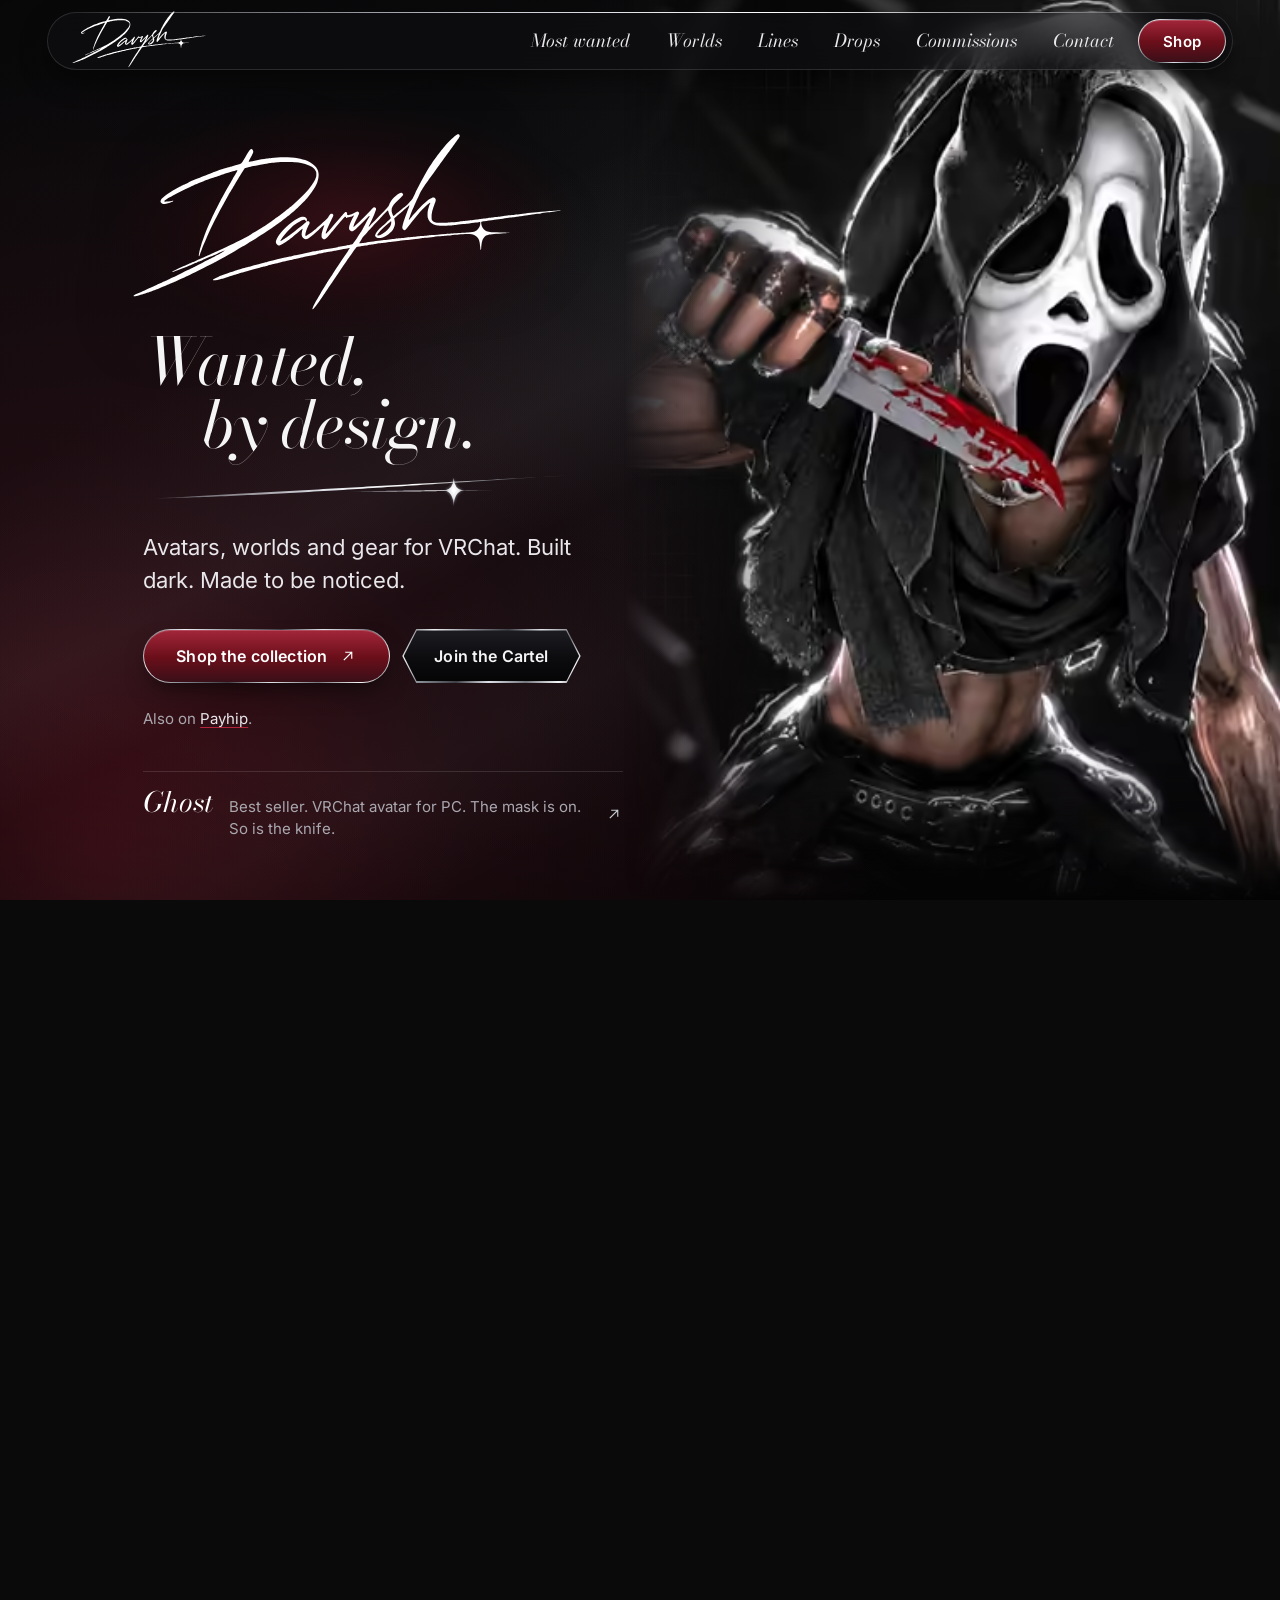
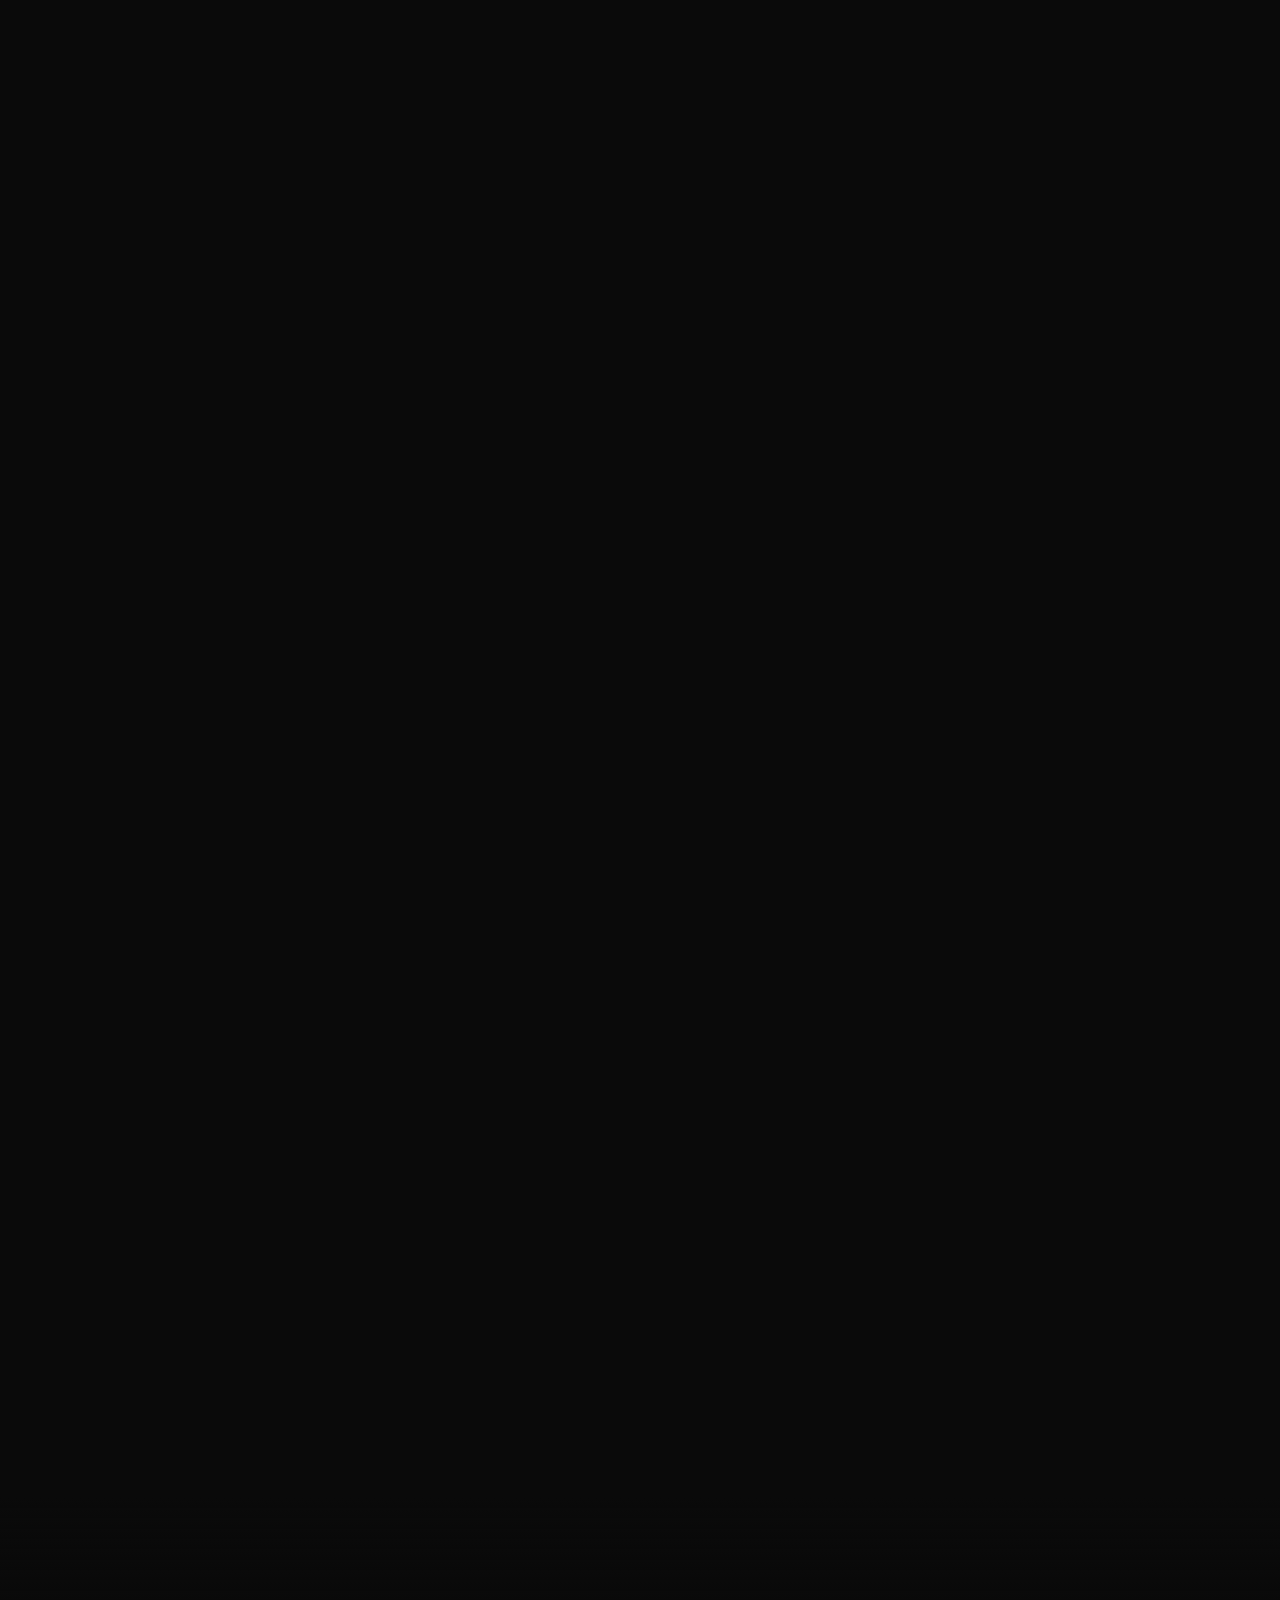
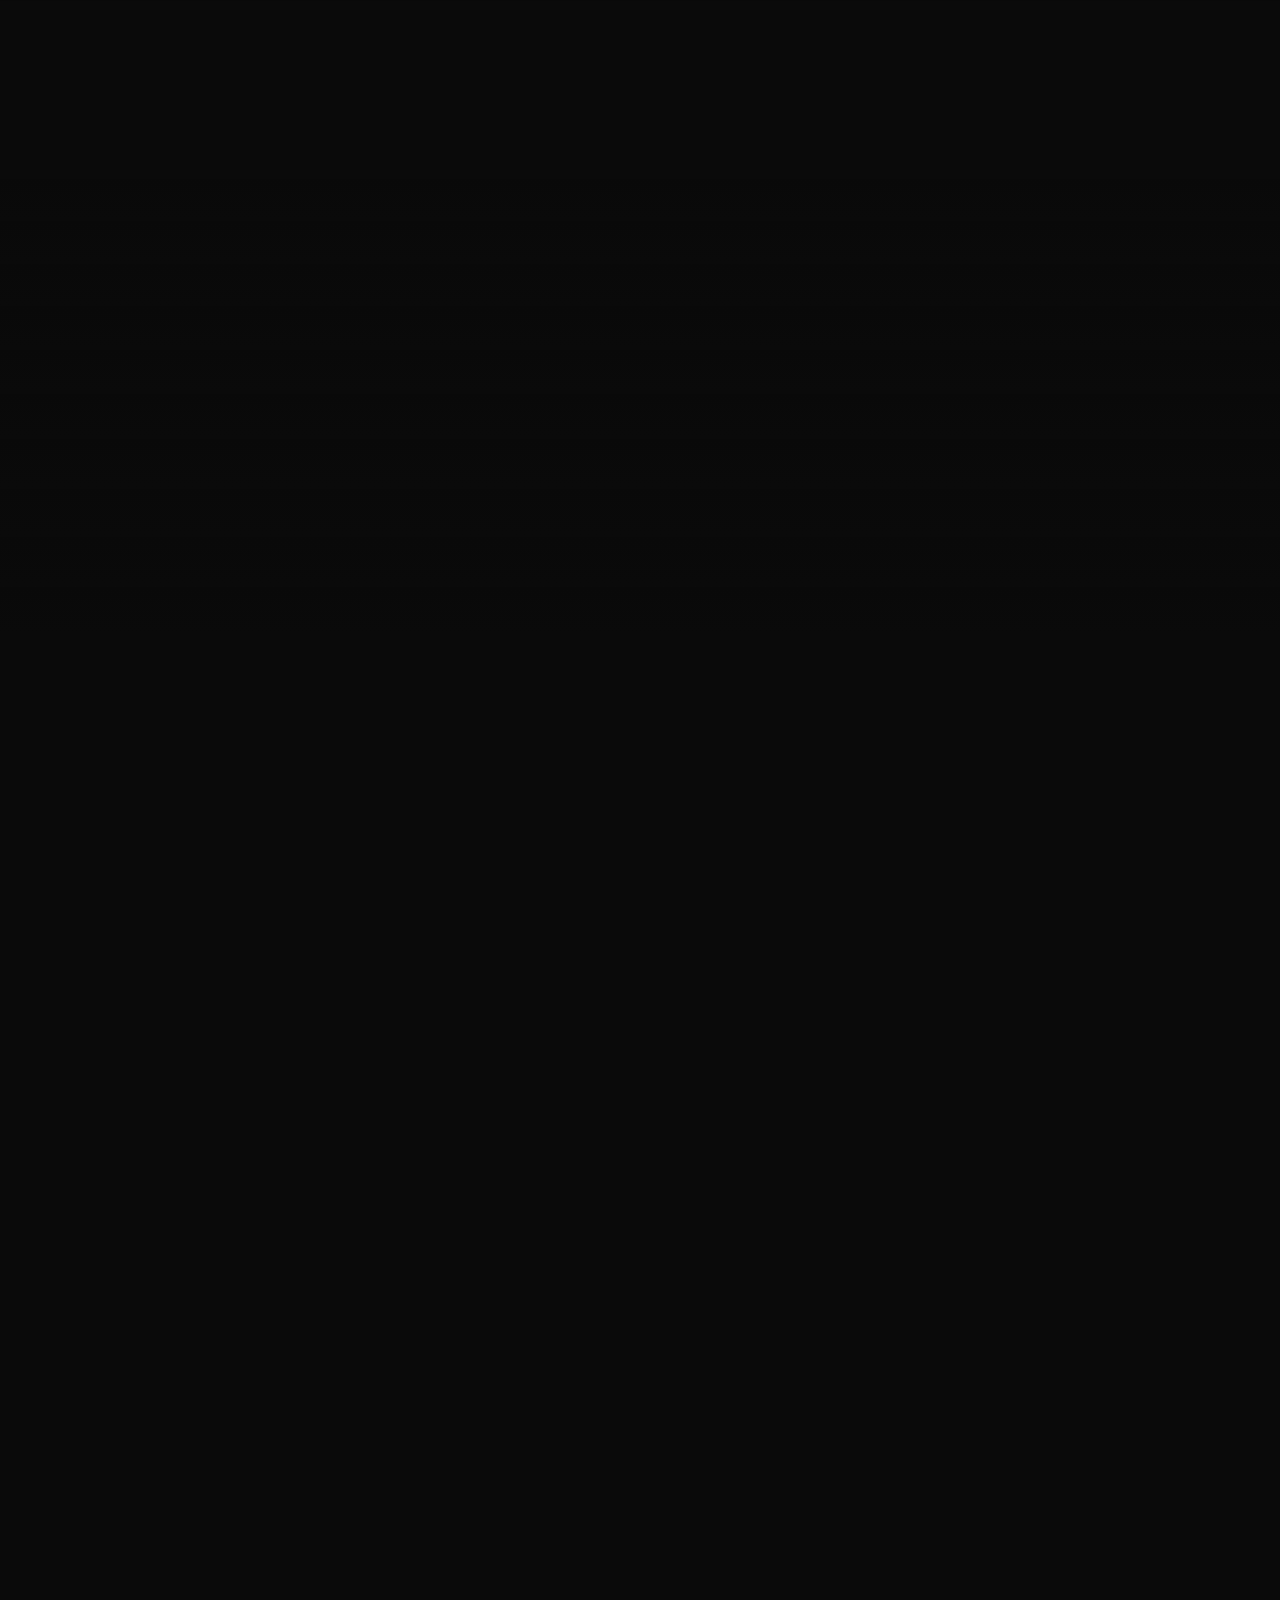
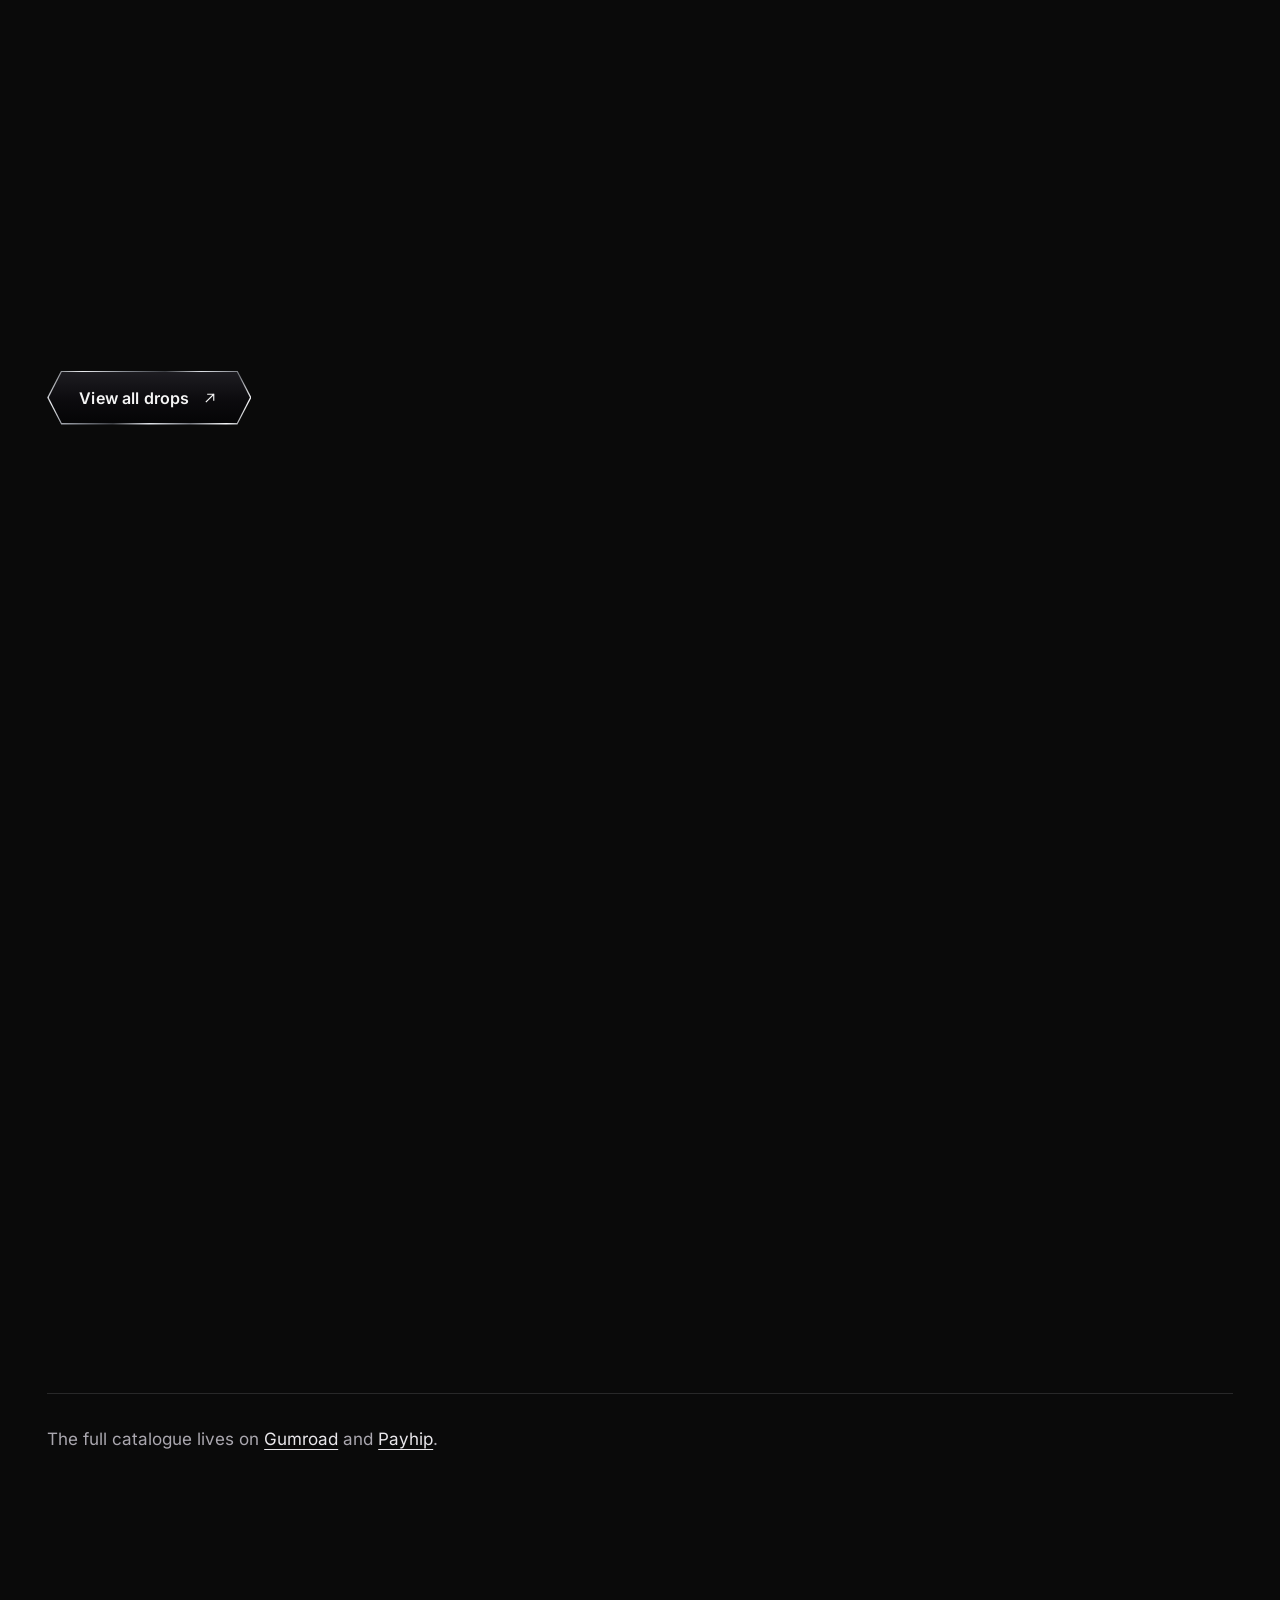
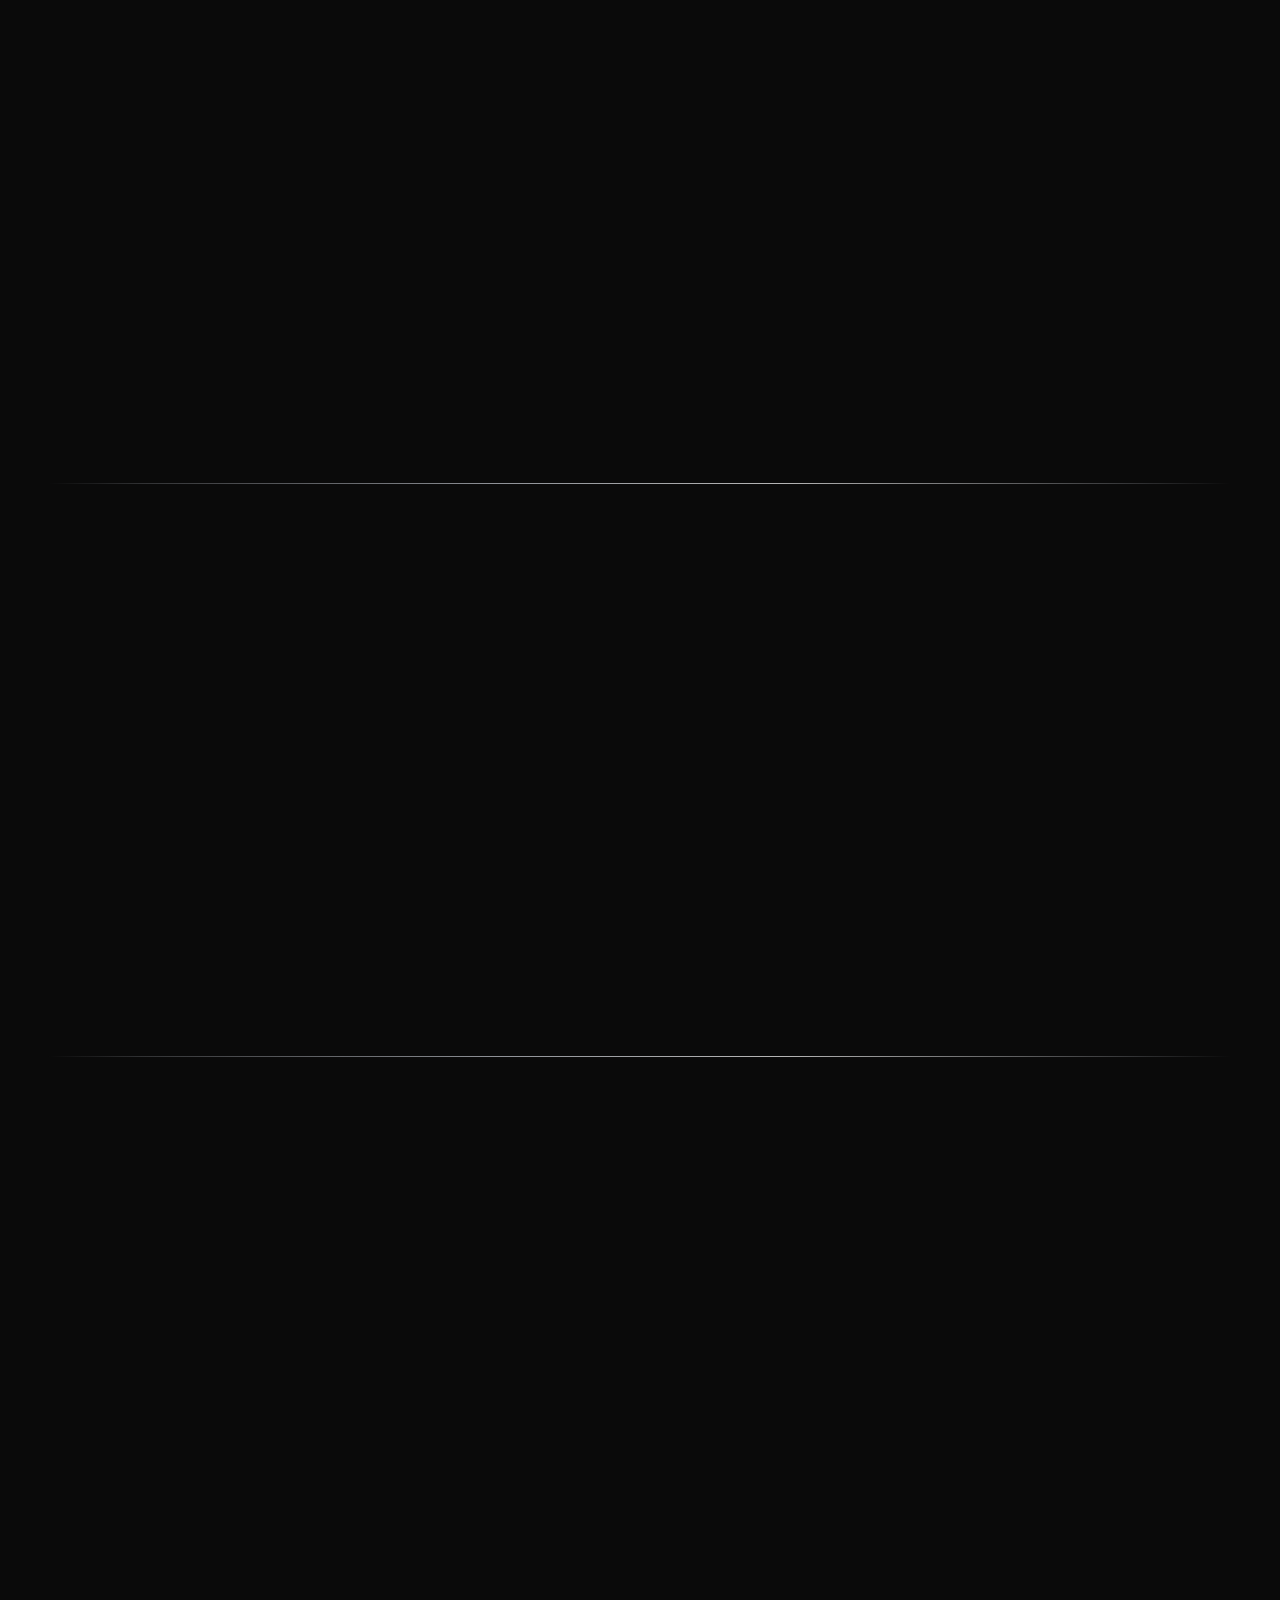
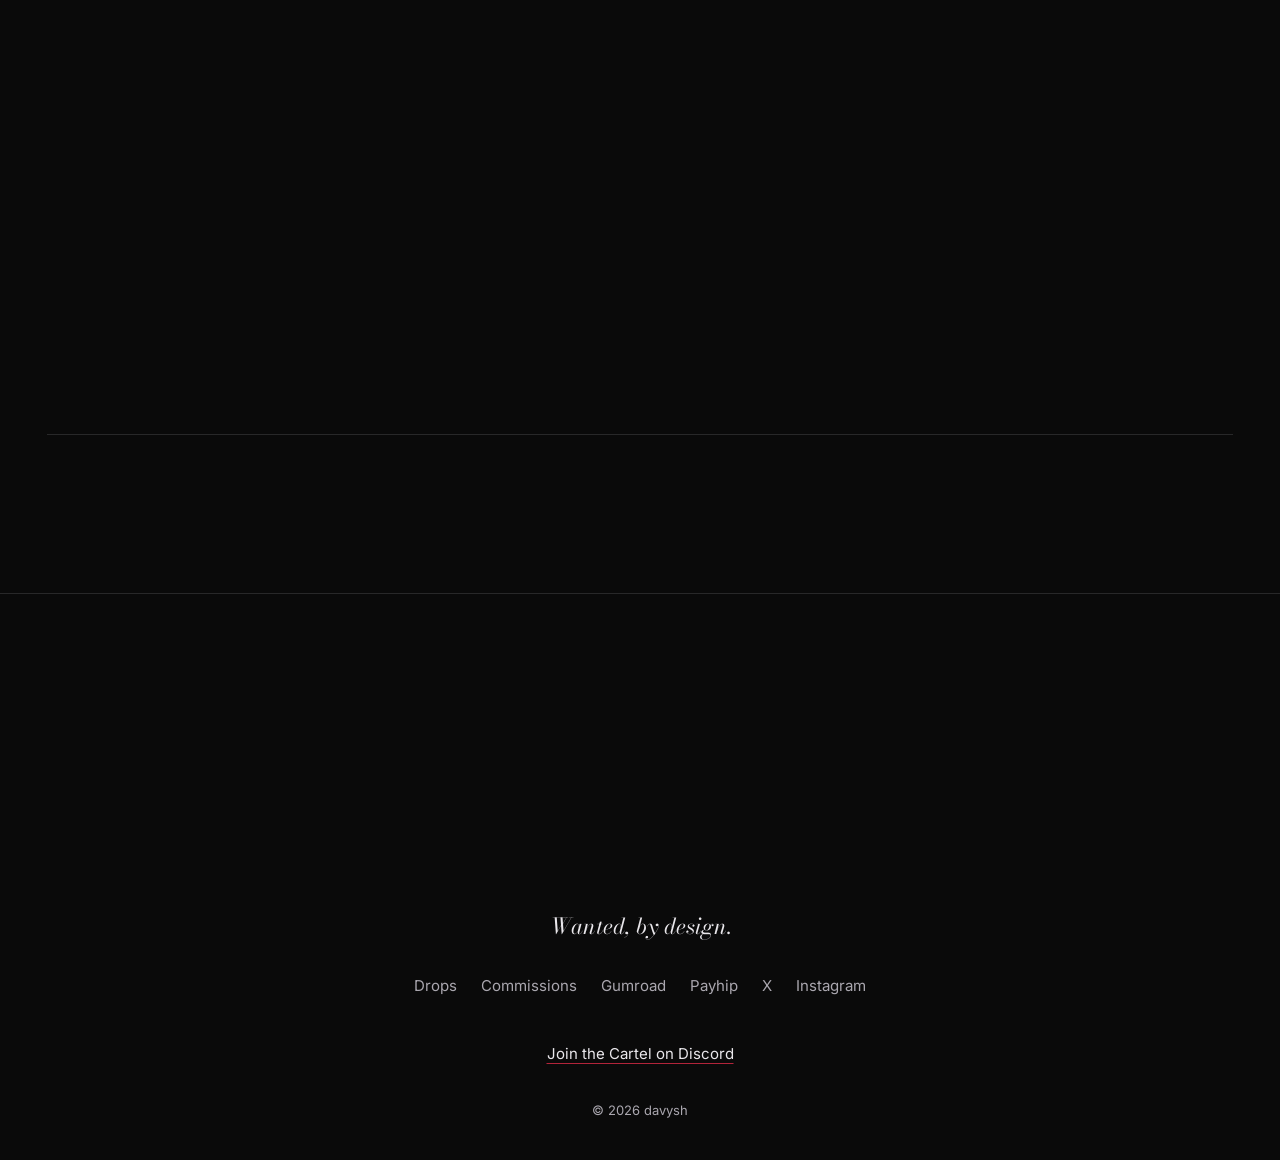
<file: index.html>
<!doctype html>
<html lang="en">
<head>
<meta charset="utf-8">
<meta name="viewport" content="width=device-width, initial-scale=1">
<title>davysh — VRChat Avatar Creator. 3D Avatars, Worlds and Sets</title>
<meta name="description" content="davysh is a VRChat avatar creator: upload-ready 3D avatars for PC, club and penthouse worlds, furniture sets and jewelry. Ghost, Mikael, Scarlett Room and more.">
<link rel="canonical" href="https://davysh.com/">
<meta name="theme-color" content="#0A0A0A">
<meta name="color-scheme" content="dark">
<meta http-equiv="Content-Security-Policy" content="default-src 'self'; script-src 'self' 'sha256-Du+OJKJSbdUgz5nrHeWWINvez6XKDDU/tyj/5c2uvwo=' https://gc.zgo.at; style-src 'self'; img-src 'self' data: https://davysh.goatcounter.com; connect-src 'self' https://davysh.goatcounter.com; font-src 'self'; manifest-src 'self'; object-src 'none'; frame-src 'none'; base-uri 'self'; form-action 'none'; upgrade-insecure-requests">
<meta name="referrer" content="strict-origin-when-cross-origin">
<meta name="robots" content="index, follow, max-image-preview:large">
<meta name="author" content="davysh">
<meta property="og:type" content="website">
<meta property="og:site_name" content="davysh">
<meta property="og:locale" content="en_US">
<meta property="og:title" content="davysh — VRChat avatar creator. Wanted, by design.">
<meta property="og:description" content="Upload-ready 3D avatars, worlds and furniture sets for VRChat. Built dark. Made to be noticed.">
<meta property="og:url" content="https://davysh.com/">
<meta property="og:image" content="https://davysh.com/og.jpg">
<meta property="og:image:width" content="1200">
<meta property="og:image:height" content="630">
<meta property="og:image:type" content="image/jpeg">
<meta property="og:image:alt" content="davysh signature beside the masked Ghost VRChat avatar">
<meta name="twitter:card" content="summary_large_image">
<meta name="twitter:site" content="@Davysh_VRC">
<meta name="twitter:title" content="davysh — VRChat avatar creator. Wanted, by design.">
<meta name="twitter:description" content="Upload-ready 3D avatars, worlds and furniture sets for VRChat. Built dark. Made to be noticed.">
<meta name="twitter:image" content="https://davysh.com/og.jpg">
<meta name="twitter:image:alt" content="davysh signature beside the masked Ghost VRChat avatar">
<link rel="icon" href="/brand/favicon.svg?v=32" type="image/svg+xml">
<link rel="icon" href="/brand/favicon-32.png?v=32" type="image/png" sizes="32x32">
<link rel="icon" href="/brand/favicon.ico?v=32" sizes="any">
<link rel="apple-touch-icon" href="/brand/favicon-180.png?v=32">
<link rel="manifest" href="/site.webmanifest?v=32">
<link rel="sitemap" type="application/xml" href="/sitemap.xml">
<link rel="alternate" type="application/rss+xml" title="davysh drops" href="/drops/feed.xml">
<link rel="preload" as="image" type="image/avif" media="(max-width: 899.98px)" imagesrcset="img/hero-ghost-m-390.avif 390w, img/hero-ghost-m-600.avif 600w, img/hero-ghost-m-780.avif 780w" imagesizes="100vw" fetchpriority="high">
<link rel="preload" as="image" type="image/avif" media="(min-width: 900px)" imagesrcset="img/hero-ghost-d-720.avif 720w, img/hero-ghost-d-941.avif 941w" imagesizes="50vw" fetchpriority="high">
<link rel="preload" href="fonts/bodoni-moda-italic-latin.woff2" as="font" type="font/woff2" crossorigin>
<link rel="preload" href="fonts/inter-latin.woff2" as="font" type="font/woff2" crossorigin>
<link rel="stylesheet" href="styles.css">
<link rel="stylesheet" href="/bg.css">
<script>document.documentElement.classList.add('js')</script>
<script src="/analytics.js" defer></script>
<script type="application/ld+json">{"@context":"https://schema.org","@graph":[{"@type":"Organization","@id":"https://davysh.com/#davysh","name":"davysh","alternateName":["Davysh"],"url":"https://davysh.com/","logo":{"@type":"ImageObject","url":"https://davysh.com/brand/favicon-180.png","width":180,"height":180},"image":"https://davysh.com/og.jpg","slogan":"Wanted, by design.","description":"VRChat avatar creator. Upload-ready 3D avatars, worlds, furniture sets, jewelry and masks for VRChat.","knowsAbout":["VRChat avatars","VRChat worlds","3D avatar design","Unity","VRChat SDK3"],"sameAs":["https://davysh.gumroad.com","https://payhip.com/davysh","https://x.com/Davysh_VRC","https://instagram.com/Davysh_Vrc","https://discord.gg/SQxCcmQSXt"]},{"@type":"WebSite","@id":"https://davysh.com/#website","url":"https://davysh.com/","name":"davysh","alternateName":"davysh.com","inLanguage":"en","publisher":{"@id":"https://davysh.com/#davysh"}},{"@type":"WebPage","@id":"https://davysh.com/#webpage","url":"https://davysh.com/","name":"davysh — VRChat Avatar Creator. 3D Avatars, Worlds and Sets","isPartOf":{"@id":"https://davysh.com/#website"},"about":{"@id":"https://davysh.com/#davysh"},"primaryImageOfPage":{"@type":"ImageObject","url":"https://davysh.com/og.jpg","width":1200,"height":630},"mainEntity":{"@id":"https://davysh.com/#catalogue"},"inLanguage":"en"},{"@type":"ItemList","@id":"https://davysh.com/#catalogue","name":"davysh VRChat avatars, worlds and gear","numberOfItems":17,"itemListElement":[{"@type":"ListItem","position":1,"item":{"@type":"3DModel","name":"Ghost","url":"https://davysh.gumroad.com/l/ghost-vrchat-avatar","description":"VRChat avatar for PC. Mask on. Knife out. Nobody forgets the entrance.","creator":{"@id":"https://davysh.com/#davysh"},"image":"https://davysh.com/img/ghost-760.webp"}},{"@type":"ListItem","position":2,"item":{"@type":"3DModel","name":"Scarlett Room — Unholy","url":"https://davysh.gumroad.com/l/scarlettroomVRC","description":"VRChat club world for PC. Stage, bar, private rooms, a working dancer queue.","creator":{"@id":"https://davysh.com/#davysh"},"image":"https://davysh.com/img/card-scarlett-720.webp"}},{"@type":"ListItem","position":3,"item":{"@type":"3DModel","name":"Zafir","url":"https://davysh.gumroad.com/l/zafir-vrchat-avatar","description":"VRChat avatar for PC. Elegant, expressive and dangerously charming.","creator":{"@id":"https://davysh.com/#davysh"},"image":"https://davysh.com/img/card-zafir-720.webp"}},{"@type":"ListItem","position":4,"item":{"@type":"3DModel","name":"Slasher","url":"https://davysh.gumroad.com/l/slasher-vrchat-avatar","description":"VRChat avatar for PC. He doesn’t run. He doesn’t have to.","creator":{"@id":"https://davysh.com/#davysh"},"image":"https://davysh.com/img/card-slasher-720.webp"}},{"@type":"ListItem","position":5,"item":{"@type":"3DModel","name":"Mikael","url":"https://davysh.gumroad.com/l/Michael","description":"VRChat avatar. Velvet tux, pink silk, dangerous manners.","creator":{"@id":"https://davysh.com/#davysh"},"image":"https://davysh.com/img/card-mikael-720.webp"}},{"@type":"ListItem","position":6,"item":{"@type":"3DModel","name":"Velvet Noir — VIP Lounge Pack","url":"https://davysh.gumroad.com/l/viplounge","description":"VRChat world furniture pack. Red velvet and dark marble.","creator":{"@id":"https://davysh.com/#davysh"},"image":"https://davysh.com/img/card-velvet-621.webp"}},{"@type":"ListItem","position":7,"item":{"@type":"3DModel","name":"Peter","url":"https://davysh.gumroad.com/l/Peter","description":"VRChat avatar. Black suit, silver web.","creator":{"@id":"https://davysh.com/#davysh"},"image":"https://davysh.com/img/card-peter-609.webp"}},{"@type":"ListItem","position":8,"item":{"@type":"3DModel","name":"Death Rites","url":"https://davysh.gumroad.com/l/deathrites","description":"Triple scythe collection for VRChat.","creator":{"@id":"https://davysh.com/#davysh"},"image":"https://davysh.com/img/card-deathrites-720.webp"}},{"@type":"ListItem","position":9,"item":{"@type":"3DModel","name":"Suite Nile","url":"https://davysh.gumroad.com/l/SuiteNile","description":"VRChat penthouse world. Sunken lounge, ring-lit bed, the city through the glass.","creator":{"@id":"https://davysh.com/#davysh"},"image":"https://davysh.com/img/suite-nile-1200.webp"}},{"@type":"ListItem","position":10,"item":{"@type":"3DModel","name":"Suite Noire","url":"https://davysh.gumroad.com/l/SuiteNoire","description":"VRChat world.","creator":{"@id":"https://davysh.com/#davysh"}}},{"@type":"ListItem","position":11,"item":{"@type":"3DModel","name":"Suite Lumière","url":"https://davysh.gumroad.com/l/suitelumiere","description":"VRChat world.","creator":{"@id":"https://davysh.com/#davysh"}}},{"@type":"ListItem","position":12,"item":{"@type":"3DModel","name":"Jusqu’à la Mort","url":"https://davysh.gumroad.com/l/JQLM","description":"VRChat jewelry.","creator":{"@id":"https://davysh.com/#davysh"}}},{"@type":"ListItem","position":13,"item":{"@type":"3DModel","name":"La Couronne Fanée","url":"https://davysh.gumroad.com/l/COURONNE","description":"VRChat jewelry.","creator":{"@id":"https://davysh.com/#davysh"}}},{"@type":"ListItem","position":14,"item":{"@type":"3DModel","name":"Tyrant’s Thorn Diadem","url":"https://davysh.gumroad.com/l/Tyrant","description":"VRChat jewelry.","creator":{"@id":"https://davysh.com/#davysh"}}},{"@type":"ListItem","position":15,"item":{"@type":"3DModel","name":"Gothic Alien Watch","url":"https://davysh.gumroad.com/l/GAW","description":"VRChat jewelry.","creator":{"@id":"https://davysh.com/#davysh"}}},{"@type":"ListItem","position":16,"item":{"@type":"3DModel","name":"Masque Noir","url":"https://davysh.gumroad.com/l/MASQUENOIR","description":"VRChat accessory.","creator":{"@id":"https://davysh.com/#davysh"}}},{"@type":"ListItem","position":17,"item":{"@type":"3DModel","name":"Vipera Noir","url":"https://davysh.gumroad.com/l/VIPERANOIR","description":"VRChat accessory.","creator":{"@id":"https://davysh.com/#davysh"}}}]}]}</script>
</head>
<body>
<a class="skip" href="#main">Skip to content</a>
<div class="sky" aria-hidden="true"></div>

<header class="bar">
  <nav class="pill" aria-label="Primary">
    <a class="pill-mark" href="#top" aria-label="davysh, back to top"><img src="brand/signature.svg" width="720" height="302" alt="davysh"></a>
    <ul class="pill-links">
      <li class="hide-sm"><a href="#wanted">Most wanted</a></li>
      <li class="hide-sm"><a href="#worlds">Worlds</a></li>
      <li class="hide-sm"><a href="#lines">Lines</a></li>
      <li><a href="/drops/" data-goatcounter-click="click-drops-nav">Drops</a></li>
      <li><a href="/commissions/" data-goatcounter-click="click-commissions-nav">Commissions</a></li>
      <li class="hide-xs"><a href="#cartel">Contact</a></li>
    </ul>
    <a class="btn btn-wine btn-sm" href="https://davysh.gumroad.com" rel="noopener" data-goatcounter-click="click-gumroad-nav">Shop</a>
  </nav>
</header>

<main id="main">
  <section class="hero" id="top" aria-labelledby="hero-title">
    <figure class="hero-media">
      <picture>
          <source media="(min-width: 900px)" type="image/avif" srcset="img/hero-ghost-d-720.avif 720w, img/hero-ghost-d-941.avif 941w" sizes="50vw">
          <source media="(min-width: 900px)" type="image/webp" srcset="img/hero-ghost-d-720.webp 720w, img/hero-ghost-d-941.webp 941w" sizes="50vw">
          <source type="image/avif" srcset="img/hero-ghost-m-390.avif 390w, img/hero-ghost-m-600.avif 600w, img/hero-ghost-m-780.avif 780w" sizes="100vw">
          <source type="image/webp" srcset="img/hero-ghost-m-390.webp 390w, img/hero-ghost-m-600.webp 600w, img/hero-ghost-m-780.webp 780w" sizes="100vw">
          <img src="img/hero-ghost-m-600.webp" width="780" height="1194" alt="Ghost, a VRChat avatar for PC by davysh: a hooded figure in a white screaming mask, holding a bloodied knife to the mask’s mouth" fetchpriority="high" decoding="async">
        </picture>
    </figure>
    <div class="hero-copy">
      <h1 id="hero-title" class="hero-title"><span class="hero-sig"><img src="brand/signature.svg" width="720" height="302" alt="davysh." fetchpriority="high"></span><span class="hero-tag"><span class="ln"><span class="kw">W</span>anted,</span> <span class="ln">by design.</span></span><span class="sr-only"> VRChat avatar creator.</span></h1>
      <span class="divider divider-draw" aria-hidden="true"></span>
      <p class="hero-line">Avatars, worlds and gear for VRChat. Built dark. Made to be noticed.</p>
      <div class="hero-ctas">
        <a class="btn btn-wine" href="https://davysh.gumroad.com" rel="noopener" data-goatcounter-click="click-gumroad-hero">Shop the collection <svg class="ico" viewBox="0 0 24 24" width="18" height="18" aria-hidden="true" focusable="false"><path d="M7 17 17 7M9 7h8v8" fill="none" stroke="currentColor" stroke-width="1.5" stroke-linecap="square"/></svg></a>
        <a class="btn btn-ghost" href="https://discord.gg/SQxCcmQSXt" target="_blank" rel="noopener" data-goatcounter-click="click-discord-hero">Join the Cartel</a>
      </div>
      <p class="hero-alt">Also on <a href="https://payhip.com/davysh" rel="noopener" data-goatcounter-click="click-payhip-hero">Payhip</a>.</p>
      <a class="hero-feature" href="/ghost/" data-goatcounter-click="click-spotlight-ghost-hero">
        <span class="hf-name">Ghost</span>
        <span class="hf-kind">Best seller. VRChat avatar for PC. The mask is on. So is the knife.</span>
        <svg class="ico" viewBox="0 0 24 24" width="18" height="18" aria-hidden="true" focusable="false"><path d="M7 17 17 7M9 7h8v8" fill="none" stroke="currentColor" stroke-width="1.5" stroke-linecap="square"/></svg>
      </a>
    </div>
  </section>

  <section class="wanted" id="wanted" aria-labelledby="wanted-title">
    <div class="sec-head">
      <h2 id="wanted-title" class="sec-title">Most wanted</h2>
      <span class="divider" aria-hidden="true"></span>
      <p class="sec-lede">The VRChat avatars, worlds and sets people ask for by name. Every one ready to upload.</p>
    </div>
    <div class="gallery">
      <article class="card c-ghost">
        <a class="card-link" href="/ghost/" data-goatcounter-click="click-spotlight-ghost-wanted">
          <div class="card-plate"><picture><source type="image/avif" srcset="img/ghost-480.avif 480w, img/ghost-760.avif 760w, img/ghost-941.avif 941w" sizes="(min-width: 1000px) 30vw, (min-width: 600px) 46vw, 46vw"><source type="image/webp" srcset="img/ghost-480.webp 480w, img/ghost-760.webp 760w, img/ghost-941.webp 941w" sizes="(min-width: 1000px) 30vw, (min-width: 600px) 46vw, 46vw"><img src="img/ghost-760.webp" width="941" height="1254" alt="Ghost VRChat avatar crouched in a black hood and white mask, pointing a bloodied knife at the viewer" loading="lazy" decoding="async"></picture><div class="badges"><span class="badge">Avatar</span><span class="badge">Best seller</span></div></div>
          <div class="card-body">
            <h3 class="card-name">Ghost</h3>
            <p class="card-kind">Avatar · PC <span class="card-price">$35</span></p>
            <p class="card-desc">Mask on. Knife out. Nobody forgets the entrance.</p>
            <span class="card-cta">See the avatar <svg class="ico" viewBox="0 0 24 24" width="18" height="18" aria-hidden="true" focusable="false"><path d="M7 17 17 7M9 7h8v8" fill="none" stroke="currentColor" stroke-width="1.5" stroke-linecap="square"/></svg></span>
          </div>
        </a>
      </article>
      <article class="card c-scarlett">
        <a class="card-link" href="/scarlett-room/" data-goatcounter-click="click-spotlight-scarlett-wanted">
          <div class="card-plate"><picture><source type="image/avif" srcset="img/card-scarlett-480.avif 480w, img/card-scarlett-720.avif 720w, img/card-scarlett-960.avif 960w" sizes="(min-width: 1000px) 30vw, (min-width: 600px) 46vw, 46vw"><source type="image/webp" srcset="img/card-scarlett-480.webp 480w, img/card-scarlett-720.webp 720w, img/card-scarlett-960.webp 960w" sizes="(min-width: 1000px) 30vw, (min-width: 600px) 46vw, 46vw"><img src="img/card-scarlett-720.webp" width="960" height="1280" alt="Scarlett Room — Unholy, a VRChat club world: a round stage ringed by red booths under a pink lighting truss" loading="lazy" decoding="async"></picture><div class="badges"><span class="badge">World</span><span class="badge">Best seller</span></div></div>
          <div class="card-body">
            <h3 class="card-name">Scarlett Room — Unholy</h3>
            <p class="card-kind">Club world · PC <span class="card-price">From $20</span></p>
            <p class="card-desc">Red leather, low light, a stage that runs the room. Bar, private rooms, a working dancer queue.</p>
            <span class="card-cta">See the world <svg class="ico" viewBox="0 0 24 24" width="18" height="18" aria-hidden="true" focusable="false"><path d="M7 17 17 7M9 7h8v8" fill="none" stroke="currentColor" stroke-width="1.5" stroke-linecap="square"/></svg></span>
          </div>
        </a>
      </article>
      <article class="card c-zafir">
        <a class="card-link" href="https://davysh.gumroad.com/l/zafir-vrchat-avatar" rel="noopener" data-goatcounter-click="click-product-zafir-vrchat-avatar-wanted">
          <div class="card-plate"><picture><source type="image/avif" srcset="img/card-zafir-480.avif 480w, img/card-zafir-720.avif 720w, img/card-zafir-940.avif 940w" sizes="(min-width: 1000px) 30vw, (min-width: 600px) 46vw, 46vw"><source type="image/webp" srcset="img/card-zafir-480.webp 480w, img/card-zafir-720.webp 720w, img/card-zafir-940.webp 940w" sizes="(min-width: 1000px) 30vw, (min-width: 600px) 46vw, 46vw"><img src="img/card-zafir-720.webp" width="940" height="1253" alt="Zafir VRChat avatar with long black hair and a cobra headpiece, kneeling in warm lamplight with a serpent coiled at her waist" loading="lazy" decoding="async"></picture><div class="badges"><span class="badge">Avatar</span></div></div>
          <div class="card-body">
            <h3 class="card-name">Zafir</h3>
            <p class="card-kind">Avatar · PC <span class="card-price">$35</span></p>
            <p class="card-desc">Elegant, expressive and dangerously charming.</p>
            <span class="card-cta">View on Gumroad <svg class="ico" viewBox="0 0 24 24" width="18" height="18" aria-hidden="true" focusable="false"><path d="M7 17 17 7M9 7h8v8" fill="none" stroke="currentColor" stroke-width="1.5" stroke-linecap="square"/></svg></span>
          </div>
        </a>
      </article>
      <article class="card c-slasher">
        <a class="card-link" href="https://davysh.gumroad.com/l/slasher-vrchat-avatar" rel="noopener" data-goatcounter-click="click-product-slasher-vrchat-avatar-wanted">
          <div class="card-plate"><picture><source type="image/avif" srcset="img/card-slasher-480.avif 480w, img/card-slasher-720.avif 720w, img/card-slasher-940.avif 940w" sizes="(min-width: 1000px) 30vw, (min-width: 600px) 46vw, 46vw"><source type="image/webp" srcset="img/card-slasher-480.webp 480w, img/card-slasher-720.webp 720w, img/card-slasher-940.webp 940w" sizes="(min-width: 1000px) 30vw, (min-width: 600px) 46vw, 46vw"><img src="img/card-slasher-720.webp" width="940" height="1253" alt="Slasher VRChat avatar in a pale mask and black leather, holding a long blade upright beside his face" loading="lazy" decoding="async"></picture><div class="badges"><span class="badge">Avatar</span></div></div>
          <div class="card-body">
            <h3 class="card-name">Slasher</h3>
            <p class="card-kind">Avatar · PC <span class="card-price">$35</span></p>
            <p class="card-desc">He doesn’t run. He doesn’t have to.</p>
            <span class="card-cta">View on Gumroad <svg class="ico" viewBox="0 0 24 24" width="18" height="18" aria-hidden="true" focusable="false"><path d="M7 17 17 7M9 7h8v8" fill="none" stroke="currentColor" stroke-width="1.5" stroke-linecap="square"/></svg></span>
          </div>
        </a>
      </article>
      <article class="card c-mikael">
        <a class="card-link" href="https://davysh.gumroad.com/l/Michael" rel="noopener" data-goatcounter-click="click-product-michael-wanted">
          <div class="card-plate"><picture><source type="image/avif" srcset="img/card-mikael-480.avif 480w, img/card-mikael-720.avif 720w, img/card-mikael-940.avif 940w" sizes="(min-width: 1000px) 30vw, (min-width: 600px) 46vw, 46vw"><source type="image/webp" srcset="img/card-mikael-480.webp 480w, img/card-mikael-720.webp 720w, img/card-mikael-940.webp 940w" sizes="(min-width: 1000px) 30vw, (min-width: 600px) 46vw, 46vw"><img src="img/card-mikael-720.webp" width="940" height="1254" alt="Mikael VRChat avatar in a black velvet tuxedo, pink shirt and bow tie against red smoke" loading="lazy" decoding="async"></picture><div class="badges"><span class="badge">Avatar</span></div></div>
          <div class="card-body">
            <h3 class="card-name">Mikael</h3>
            <p class="card-kind">Avatar <span class="card-price">$25</span></p>
            <p class="card-desc">Velvet tux, pink silk, dangerous manners.</p>
            <span class="card-cta">View on Gumroad <svg class="ico" viewBox="0 0 24 24" width="18" height="18" aria-hidden="true" focusable="false"><path d="M7 17 17 7M9 7h8v8" fill="none" stroke="currentColor" stroke-width="1.5" stroke-linecap="square"/></svg></span>
          </div>
        </a>
      </article>
      <article class="card c-velvet">
        <a class="card-link" href="https://davysh.gumroad.com/l/viplounge" rel="noopener" data-goatcounter-click="click-product-viplounge-wanted">
          <div class="card-plate"><picture><source type="image/avif" srcset="img/card-velvet-480.avif 480w, img/card-velvet-621.avif 621w" sizes="(min-width: 1000px) 30vw, (min-width: 600px) 46vw, 46vw"><source type="image/webp" srcset="img/card-velvet-480.webp 480w, img/card-velvet-621.webp 621w" sizes="(min-width: 1000px) 30vw, (min-width: 600px) 46vw, 46vw"><img src="img/card-velvet-621.webp" width="621" height="828" alt="Velvet Noir VIP Lounge Pack, VRChat world furniture: a curved red velvet sofa under diamond-panel screens in a dark room" loading="lazy" decoding="async"></picture><div class="badges"><span class="badge">Set</span></div></div>
          <div class="card-body">
            <h3 class="card-name">Velvet Noir — VIP Lounge Pack</h3>
            <p class="card-kind">World furniture pack <span class="card-price">$4</span></p>
            <p class="card-desc">Red velvet and dark marble. Furnish the room people queue to get into.</p>
            <span class="card-cta">View on Gumroad <svg class="ico" viewBox="0 0 24 24" width="18" height="18" aria-hidden="true" focusable="false"><path d="M7 17 17 7M9 7h8v8" fill="none" stroke="currentColor" stroke-width="1.5" stroke-linecap="square"/></svg></span>
          </div>
        </a>
      </article>
    </div>
  </section>

  <section class="worlds" id="worlds" aria-labelledby="worlds-title">
    <div class="worlds-band">
      <picture class="worlds-bg"><source type="image/avif" srcset="img/scarlett-band-960.avif 960w, img/scarlett-band-1600.avif 1600w, img/scarlett-band-2000.avif 2000w" sizes="100vw"><source type="image/webp" srcset="img/scarlett-band-960.webp 960w, img/scarlett-band-1600.webp 1600w, img/scarlett-band-2000.webp 2000w" sizes="100vw"><img src="img/scarlett-band-1600.webp" width="2000" height="1125" alt="" loading="lazy" decoding="async"></picture>
      <div class="worlds-head">
        <h2 id="worlds-title" class="sec-title"><span class="kw">W</span>orlds after dark</h2>
        <span class="divider" aria-hidden="true"></span>
        <p class="sec-lede">Clubs and suites for the hours that never make the group photo.</p>
      </div>
    </div>
    <div class="world-pair">
      <a class="world" href="/scarlett-room/" data-goatcounter-click="click-spotlight-scarlett-worlds">
        <span class="world-plate"><picture><source type="image/avif" srcset="img/scarlett-room-640.avif 640w, img/scarlett-room-960.avif 960w" sizes="(min-width: 760px) 45vw, 92vw"><source type="image/webp" srcset="img/scarlett-room-640.webp 640w, img/scarlett-room-960.webp 960w" sizes="(min-width: 760px) 45vw, 92vw"><img src="img/scarlett-room-960.webp" width="960" height="540" alt="Scarlett Room — Unholy VRChat club world: a private room lined in red tufted leather with a low booth" loading="lazy" decoding="async"></picture><span class="badges"><span class="badge">World</span></span></span>
        <span class="world-name">Scarlett Room — Unholy</span>
        <span class="world-kind">Club world. Stage, bar, private rooms.</span>
      </a>
      <a class="world" href="https://davysh.gumroad.com/l/SuiteNile" rel="noopener" data-goatcounter-click="click-product-suitenile-worlds">
        <span class="world-plate"><picture><source type="image/avif" srcset="img/suite-nile-800.avif 800w, img/suite-nile-1200.avif 1200w, img/suite-nile-1600.avif 1600w, img/suite-nile-2000.avif 2000w" sizes="(min-width: 760px) 45vw, 92vw"><source type="image/webp" srcset="img/suite-nile-800.webp 800w, img/suite-nile-1200.webp 1200w, img/suite-nile-1600.webp 1600w, img/suite-nile-2000.webp 2000w" sizes="(min-width: 760px) 45vw, 92vw"><img src="img/suite-nile-1200.webp" width="2000" height="1125" alt="Suite Nile VRChat penthouse world: a gold-lit Egyptian penthouse with a sunken lounge in the foreground, a ring-lit bed on a raised dais and hieroglyph-carved walls, city lights through the glass" loading="lazy" decoding="async"></picture><span class="badges"><span class="badge">World</span></span></span>
        <span class="world-name">Suite Nile</span>
        <span class="world-kind">Penthouse suite. Sunken lounge, ring-lit bed, the city through the glass.</span>
      </a>
    </div>
  </section>

<!-- drops:home:start -->
  <section class="drops-home" id="drops" aria-labelledby="drops-title">
    <div class="sec-head">
      <h2 id="drops-title" class="sec-title">Latest drops</h2>
      <span class="divider" aria-hidden="true"></span>
      <p class="sec-lede">The newest pieces on the shelf. Straight to the store.</p>
    </div>
    <ul class="drop-grid" aria-label="Latest drops">
        <li class="drop"><a class="drop-link" href="https://davysh.gumroad.com/l/SuiteGinza" rel="noopener" data-goatcounter-click="click-drop-suiteginza-home"><span class="drop-plate"><img src="/drops/img/suiteginza-eb126f81-720.webp" srcset="/drops/img/suiteginza-eb126f81-360.webp 360w, /drops/img/suiteginza-eb126f81-720.webp 600w" sizes="(min-width: 1100px) 300px, (min-width: 700px) 30vw, 46vw" width="600" height="600" alt="Suite Ginza" loading="lazy" decoding="async"></span><time class="drop-date" datetime="2026-11-09">9 Nov 2026</time><span class="drop-name">Suite Ginza</span><span class="drop-kind">Japanese Luxury Villa World</span></a></li>
        <li class="drop"><a class="drop-link" href="https://davysh.gumroad.com/l/Monolith" rel="noopener" data-goatcounter-click="click-drop-monolith-home"><span class="drop-plate"><img src="/drops/img/monolith-ea8b3540-720.webp" srcset="/drops/img/monolith-ea8b3540-360.webp 360w, /drops/img/monolith-ea8b3540-720.webp 600w" sizes="(min-width: 1100px) 300px, (min-width: 700px) 30vw, 46vw" width="600" height="600" alt="Monolith" loading="lazy" decoding="async"></span><time class="drop-date" datetime="2026-11-06">6 Nov 2026</time><span class="drop-name">Monolith</span><span class="drop-kind">Brutalist Villa World</span></a></li>
        <li class="drop"><a class="drop-link" href="https://davysh.gumroad.com/l/slasher-vrchat-avatar" rel="noopener" data-goatcounter-click="click-drop-slasher-vrchat-avatar-home"><span class="drop-plate"><img src="/drops/img/slasher-vrchat-avatar-0ebbb7d9-720.webp" srcset="/drops/img/slasher-vrchat-avatar-0ebbb7d9-360.webp 360w, /drops/img/slasher-vrchat-avatar-0ebbb7d9-720.webp 600w" sizes="(min-width: 1100px) 300px, (min-width: 700px) 30vw, 46vw" width="600" height="600" alt="Slasher" loading="lazy" decoding="async"></span><time class="drop-date" datetime="2026-10-23">23 Oct 2026</time><span class="drop-name">Slasher</span><span class="drop-kind">VRChat Avatar</span></a></li>
        <li class="drop"><a class="drop-link" href="https://davysh.gumroad.com/l/SuiteNile" rel="noopener" data-goatcounter-click="click-drop-suitenile-home"><span class="drop-plate"><img src="/drops/img/suitenile-f93b896a-720.webp" srcset="/drops/img/suitenile-f93b896a-360.webp 360w, /drops/img/suitenile-f93b896a-720.webp 600w" sizes="(min-width: 1100px) 300px, (min-width: 700px) 30vw, 46vw" width="600" height="600" alt="Suite Nile" loading="lazy" decoding="async"></span><time class="drop-date" datetime="2026-10-18">18 Oct 2026</time><span class="drop-name">Suite Nile</span><span class="drop-kind">Egyptian Luxury Penthouse World</span></a></li>
    </ul>
    <a class="btn btn-ghost drops-all" href="/drops/" data-goatcounter-click="click-drops-all-home">View all drops <svg class="ico" viewBox="0 0 24 24" width="18" height="18" aria-hidden="true" focusable="false"><path d="M7 17 17 7M9 7h8v8" fill="none" stroke="currentColor" stroke-width="1.5" stroke-linecap="square"/></svg></a>
  </section>
  <!-- drops:home:end -->
  <section class="lines" id="lines" aria-labelledby="lines-title">
    <div class="sec-head">
      <h2 id="lines-title" class="sec-title">The lines</h2>
      <span class="divider" aria-hidden="true"></span>
      <p class="sec-lede">Every piece, by category. Straight to the store.</p>
    </div>
    <ul class="line-list">
        <li class="line">
          <h3 class="line-name"><svg class="star" viewBox="0 0 24 26" width="14" height="15" aria-hidden="true" focusable="false"><path d="M12 2Q12.43 12.23 18.2 13 12.43 13.88 12 25.5 11.57 13.88 5.8 13 11.57 12.23 12 2Z" fill="currentColor"/></svg><span><span class="kw">W</span>orlds</span></h3>
          <ul class="line-items" aria-label="Worlds"><li><a href="https://davysh.gumroad.com/l/scarlettroomVRC" rel="noopener" data-goatcounter-click="click-product-scarlettroomvrc-lines">Scarlett Room — Unholy</a></li><li><a href="https://davysh.gumroad.com/l/SuiteNoire" rel="noopener" data-goatcounter-click="click-product-suitenoire-lines">Suite Noire</a></li><li><a href="https://davysh.gumroad.com/l/SuiteNile" rel="noopener" data-goatcounter-click="click-product-suitenile-lines">Suite Nile</a></li><li><a href="https://davysh.gumroad.com/l/suitelumiere" rel="noopener" data-goatcounter-click="click-product-suitelumiere-lines">Suite Lumière</a></li><li><a href="https://davysh.gumroad.com/l/viplounge" rel="noopener" data-goatcounter-click="click-product-viplounge-lines">Velvet Noir — VIP Lounge Pack</a></li></ul>
        </li>
        <li class="line">
          <h3 class="line-name"><svg class="star" viewBox="0 0 24 26" width="14" height="15" aria-hidden="true" focusable="false"><path d="M12 2Q12.43 12.23 18.2 13 12.43 13.88 12 25.5 11.57 13.88 5.8 13 11.57 12.23 12 2Z" fill="currentColor"/></svg>Avatars</h3>
          <ul class="line-items" aria-label="Avatars"><li><a href="https://davysh.gumroad.com/l/ghost-vrchat-avatar" rel="noopener" data-goatcounter-click="click-product-ghost-vrchat-avatar-lines">Ghost</a></li><li><a href="https://davysh.gumroad.com/l/slasher-vrchat-avatar" rel="noopener" data-goatcounter-click="click-product-slasher-vrchat-avatar-lines">Slasher</a></li><li><a href="https://davysh.gumroad.com/l/zafir-vrchat-avatar" rel="noopener" data-goatcounter-click="click-product-zafir-vrchat-avatar-lines">Zafir</a></li><li><a href="https://davysh.gumroad.com/l/Michael" rel="noopener" data-goatcounter-click="click-product-michael-lines">Mikael</a></li><li><a href="https://davysh.gumroad.com/l/Peter" rel="noopener" data-goatcounter-click="click-product-peter-lines">Peter</a></li><li><a href="https://davysh.gumroad.com/l/Daniel" rel="noopener" data-goatcounter-click="click-product-daniel-lines">Daniel</a></li></ul>
        </li>
        <li class="line">
          <h3 class="line-name"><svg class="star" viewBox="0 0 24 26" width="14" height="15" aria-hidden="true" focusable="false"><path d="M12 2Q12.43 12.23 18.2 13 12.43 13.88 12 25.5 11.57 13.88 5.8 13 11.57 12.23 12 2Z" fill="currentColor"/></svg>Jewelry</h3>
          <ul class="line-items" aria-label="Jewelry"><li><a href="https://davysh.gumroad.com/l/JQLM" rel="noopener" data-goatcounter-click="click-product-jqlm-lines">Jusqu’à la Mort</a></li><li><a href="https://davysh.gumroad.com/l/COURONNE" rel="noopener" data-goatcounter-click="click-product-couronne-lines">La Couronne Fanée</a></li><li><a href="https://davysh.gumroad.com/l/Tyrant" rel="noopener" data-goatcounter-click="click-product-tyrant-lines">Tyrant’s Thorn Diadem</a></li><li><a href="https://davysh.gumroad.com/l/GAW" rel="noopener" data-goatcounter-click="click-product-gaw-lines">Gothic Alien Watch</a></li></ul>
        </li>
        <li class="line">
          <h3 class="line-name"><svg class="star" viewBox="0 0 24 26" width="14" height="15" aria-hidden="true" focusable="false"><path d="M12 2Q12.43 12.23 18.2 13 12.43 13.88 12 25.5 11.57 13.88 5.8 13 11.57 12.23 12 2Z" fill="currentColor"/></svg>Accessories</h3>
          <ul class="line-items" aria-label="Accessories"><li><a href="https://davysh.gumroad.com/l/MASQUENOIR" rel="noopener" data-goatcounter-click="click-product-masquenoir-lines">Masque Noir</a></li><li><a href="https://davysh.gumroad.com/l/VIPERANOIR" rel="noopener" data-goatcounter-click="click-product-viperanoir-lines">Vipera Noir</a></li><li><a href="https://davysh.gumroad.com/l/deathrites" rel="noopener" data-goatcounter-click="click-product-deathrites-lines">Death Rites</a></li></ul>
        </li>
    </ul>
    <p class="lines-more">The full catalogue lives on <a href="https://davysh.gumroad.com" rel="noopener" data-goatcounter-click="click-gumroad-catalogue">Gumroad</a> and <a href="https://payhip.com/davysh" rel="noopener" data-goatcounter-click="click-payhip-catalogue">Payhip</a>.</p>
  </section>

  <section class="teaser" id="commissions" aria-labelledby="teaser-title">
    <div class="teaser-panel">
      <div class="teaser-copy">
        <p class="eyebrow">Commissions</p>
        <h2 id="teaser-title" class="teaser-title">Built to order.</h2>
        <p class="teaser-line">Custom VRChat avatars and worlds, scoped and built by davysh. Exclusive or shared rights.</p>
        <p class="teaser-prices"><span>Avatars from <strong>$400</strong></span><span>Worlds from <strong>$600</strong></span></p>
      </div>
      <a class="btn btn-wine" href="/commissions/" data-goatcounter-click="click-commissions-teaser">View commissions <svg class="ico" viewBox="0 0 24 24" width="18" height="18" aria-hidden="true" focusable="false"><path d="M7 17 17 7M9 7h8v8" fill="none" stroke="currentColor" stroke-width="1.5" stroke-linecap="square"/></svg></a>
    </div>
  </section>

  <section class="about" id="about" aria-labelledby="about-title">
    <div class="about-panel">
      <div class="about-head">
        <p class="eyebrow">The studio</p>
        <h2 id="about-title" class="about-title">No noise. <br>No filler.</h2>
        <span class="divider" aria-hidden="true"></span>
      </div>
      <div class="about-body">
        <p class="about-lead">Avatars, worlds and wearables for VRChat. Dark by design, finished to the last detail.</p>
        <p>Every piece ships ready to upload and wears like it was made for you.</p>
        <p>Started from zero in April 2026. One creator, one standard, and <a href="/drops/" data-goatcounter-click="click-drops-about">every drop on the record</a>.</p>
      </div>
      <!-- drops:stats:start -->
      <ul class="about-facts" aria-label="On the record"><li><span class="fact-num">48</span><span class="fact-label">Drops since April 2026</span></li><li><span class="fact-num">11</span><span class="fact-label">Avatars</span></li><li><span class="fact-num">7</span><span class="fact-label">Worlds</span></li></ul>
      <!-- drops:stats:end -->
    </div>
  </section>

  <section class="cartel" id="cartel" aria-labelledby="cartel-title">
    <div class="sec-head sec-head-center">
      <h2 id="cartel-title" class="sec-title cartel-title">Follow the Cartel</h2>
      <span class="divider divider-center" aria-hidden="true"></span>
      <p class="sec-lede">The Chrome Cartel lives on Discord. Come inside. For a quick word, my DMs on X and Instagram are open.</p>
    </div>
    <a class="cartel-join" href="https://discord.gg/SQxCcmQSXt" target="_blank" rel="noopener" data-goatcounter-click="click-discord-cartel">
      <span class="tile tile-lg"><svg class="pf pf-dc" viewBox="0 0 24 24" width="36" height="36" aria-hidden="true" focusable="false"><path fill="currentColor" d="M20.317 4.3698a19.7913 19.7913 0 00-4.8851-1.5152.0741.0741 0 00-.0785.0371c-.211.3753-.4447.8648-.6083 1.2495-1.8447-.2762-3.68-.2762-5.4868 0-.1636-.3933-.4058-.8742-.6177-1.2495a.077.077 0 00-.0785-.037 19.7363 19.7363 0 00-4.8852 1.515.0699.0699 0 00-.0321.0277C.5334 9.0458-.319 13.5799.0992 18.0578a.0824.0824 0 00.0312.0561c2.0528 1.5076 4.0413 2.4228 5.9929 3.0294a.0777.0777 0 00.0842-.0276c.4616-.6304.8731-1.2952 1.226-1.9942a.076.076 0 00-.0416-.1057c-.6528-.2476-1.2743-.5495-1.8722-.8923a.077.077 0 01-.0076-.1277c.1258-.0943.2517-.1923.3718-.2914a.0743.0743 0 01.0776-.0105c3.9278 1.7933 8.18 1.7933 12.0614 0a.0739.0739 0 01.0785.0095c.1202.099.246.1981.3728.2924a.077.077 0 01-.0066.1276 12.2986 12.2986 0 01-1.873.8914.0766.0766 0 00-.0407.1067c.3604.698.7719 1.3628 1.225 1.9932a.076.076 0 00.0842.0286c1.961-.6067 3.9495-1.5219 6.0023-3.0294a.077.077 0 00.0313-.0552c.5004-5.177-.8382-9.6739-3.5485-13.6604a.061.061 0 00-.0312-.0286zM8.02 15.3312c-1.1825 0-2.1569-1.0857-2.1569-2.419 0-1.3332.9555-2.4189 2.157-2.4189 1.2108 0 2.1757 1.0952 2.1568 2.419 0 1.3332-.9555 2.4189-2.1569 2.4189zm7.9748 0c-1.1825 0-2.1569-1.0857-2.1569-2.419 0-1.3332.9554-2.4189 2.1569-2.4189 1.2108 0 2.1757 1.0952 2.1568 2.419 0 1.3332-.946 2.4189-2.1568 2.4189Z"/></svg></span>
      <span class="cj-text"><span class="cj-name">Join the Chrome Cartel</span><span class="cj-line">The Discord server. Pull up, talk shop, show your look.</span></span>
      <span class="btn btn-wine cj-btn">Join on Discord <svg class="ico" viewBox="0 0 24 24" width="18" height="18" aria-hidden="true" focusable="false"><path d="M7 17 17 7M9 7h8v8" fill="none" stroke="currentColor" stroke-width="1.5" stroke-linecap="square"/></svg></span>
    </a>
    <ul class="find-list">
      <li><a href="https://x.com/Davysh_VRC" target="_blank" rel="me noopener" data-goatcounter-click="click-x-follow"><span class="tile"><svg class="pf pf-x" viewBox="0 0 24 24" width="36" height="36" aria-hidden="true" focusable="false"><path fill="currentColor" d="M14.234 10.162 22.977 0h-2.072l-7.591 8.824L7.251 0H.258l9.168 13.343L.258 24H2.33l8.016-9.318L16.749 24h6.993zm-2.837 3.299-.929-1.329L3.076 1.56h3.182l5.965 8.532.929 1.329 7.754 11.09h-3.182z"/></svg></span><span class="fl-where">X</span><span class="fl-handle">@Davysh_VRC</span><svg class="ico" viewBox="0 0 24 24" width="18" height="18" aria-hidden="true" focusable="false"><path d="M7 17 17 7M9 7h8v8" fill="none" stroke="currentColor" stroke-width="1.5" stroke-linecap="square"/></svg></a></li>
      <li><a href="https://instagram.com/Davysh_Vrc" target="_blank" rel="me noopener" data-goatcounter-click="click-instagram-follow"><span class="tile"><svg class="pf pf-ig" viewBox="0 0 24 24" width="36" height="36" aria-hidden="true" focusable="false"><path fill="currentColor" d="M7.0301.084c-1.2768.0602-2.1487.264-2.911.5634-.7888.3075-1.4575.72-2.1228 1.3877-.6652.6677-1.075 1.3368-1.3802 2.127-.2954.7638-.4956 1.6365-.552 2.914-.0564 1.2775-.0689 1.6882-.0626 4.947.0062 3.2586.0206 3.6671.0825 4.9473.061 1.2765.264 2.1482.5635 2.9107.308.7889.72 1.4573 1.388 2.1228.6679.6655 1.3365 1.0743 2.1285 1.38.7632.295 1.6361.4961 2.9134.552 1.2773.056 1.6884.069 4.9462.0627 3.2578-.0062 3.668-.0207 4.9478-.0814 1.28-.0607 2.147-.2652 2.9098-.5633.7889-.3086 1.4578-.72 2.1228-1.3881.665-.6682 1.0745-1.3378 1.3795-2.1284.2957-.7632.4966-1.636.552-2.9124.056-1.2809.0692-1.6898.063-4.948-.0063-3.2583-.021-3.6668-.0817-4.9465-.0607-1.2797-.264-2.1487-.5633-2.9117-.3084-.7889-.72-1.4568-1.3876-2.1228C21.2982 1.33 20.628.9208 19.8378.6165 19.074.321 18.2017.1197 16.9244.0645 15.6471.0093 15.236-.005 11.977.0014 8.718.0076 8.31.0215 7.0301.0839m.1402 21.6932c-1.17-.0509-1.8053-.2453-2.2287-.408-.5606-.216-.96-.4771-1.3819-.895-.422-.4178-.6811-.8186-.9-1.378-.1644-.4234-.3624-1.058-.4171-2.228-.0595-1.2645-.072-1.6442-.079-4.848-.007-3.2037.0053-3.583.0607-4.848.05-1.169.2456-1.805.408-2.2282.216-.5613.4762-.96.895-1.3816.4188-.4217.8184-.6814 1.3783-.9003.423-.1651 1.0575-.3614 2.227-.4171 1.2655-.06 1.6447-.072 4.848-.079 3.2033-.007 3.5835.005 4.8495.0608 1.169.0508 1.8053.2445 2.228.408.5608.216.96.4754 1.3816.895.4217.4194.6816.8176.9005 1.3787.1653.4217.3617 1.056.4169 2.2263.0602 1.2655.0739 1.645.0796 4.848.0058 3.203-.0055 3.5834-.061 4.848-.051 1.17-.245 1.8055-.408 2.2294-.216.5604-.4763.96-.8954 1.3814-.419.4215-.8181.6811-1.3783.9-.4224.1649-1.0577.3617-2.2262.4174-1.2656.0595-1.6448.072-4.8493.079-3.2045.007-3.5825-.006-4.848-.0608M16.953 5.5864A1.44 1.44 0 1 0 18.39 4.144a1.44 1.44 0 0 0-1.437 1.4424M5.8385 12.012c.0067 3.4032 2.7706 6.1557 6.173 6.1493 3.4026-.0065 6.157-2.7701 6.1506-6.1733-.0065-3.4032-2.771-6.1565-6.174-6.1498-3.403.0067-6.156 2.771-6.1496 6.1738M8 12.0077a4 4 0 1 1 4.008 3.9921A3.9996 3.9996 0 0 1 8 12.0077"/></svg></span><span class="fl-where">Instagram</span><span class="fl-handle">@Davysh_Vrc</span><svg class="ico" viewBox="0 0 24 24" width="18" height="18" aria-hidden="true" focusable="false"><path d="M7 17 17 7M9 7h8v8" fill="none" stroke="currentColor" stroke-width="1.5" stroke-linecap="square"/></svg></a></li>
      <li><a href="https://davysh.gumroad.com" target="_blank" rel="noopener" data-goatcounter-click="click-gumroad-follow"><span class="tile"><svg class="pf pf-gr" viewBox="0 0 24 24" width="36" height="36" aria-hidden="true" focusable="false"><path fill="currentColor" d="M12 0A12 12 0 0 0 0 12a12 12 0 0 0 12 12 12 12 0 0 0 12-12A12 12 0 0 0 12 0Zm-.007 5.12c4.48 0 5.995 3.025 6.064 4.744h-3.239c-.069-.962-.897-2.406-2.896-2.406-2.136 0-3.514 1.857-3.514 4.126 0 2.27 1.378 4.125 3.514 4.125 1.93 0 2.758-1.512 3.103-3.025h-3.103v-1.238h6.509v6.327h-2.855v-3.989c-.207 1.444-1.102 4.264-4.617 4.264-3.516 0-5.584-2.82-5.584-6.326 0-3.645 2.276-6.602 6.618-6.602z"/></svg></span><span class="fl-where">Gumroad</span><span class="fl-handle">davysh.gumroad.com</span><svg class="ico" viewBox="0 0 24 24" width="18" height="18" aria-hidden="true" focusable="false"><path d="M7 17 17 7M9 7h8v8" fill="none" stroke="currentColor" stroke-width="1.5" stroke-linecap="square"/></svg></a></li>
      <li><a href="https://payhip.com/davysh" target="_blank" rel="noopener" data-goatcounter-click="click-payhip-follow"><span class="tile"><svg class="pf pf-ph" viewBox="0 0 24 24" width="36" height="36" aria-hidden="true" focusable="false"><path fill="currentColor" d="M3.695 0A3.696 3.696 0 0 0 0 3.695v12.92A7.384 7.384 0 0 0 7.385 24h12.92A3.696 3.696 0 0 0 24 20.305V0H3.695zm11.653 5.604a3.88 3.88 0 0 1 .166 0 3.88 3.88 0 0 1 2.677 1.132 3.88 3.88 0 0 1 0 5.48l-.36.356c-1.826-1.825-3.648-3.656-5.476-5.482l.358-.354a3.88 3.88 0 0 1 2.635-1.132zm-6.627.125a3.88 3.88 0 0 1 2.566 1c2.068 2.062 4.127 4.133 6.192 6.199l-5.481 5.482-6.19-6.203C3.549 9.7 5.346 5.702 8.722 5.729zm-1.744 1.71a.464.464 0 0 0-.465.465v1.817c0 .256.208.463.465.463h1.816a.464.464 0 0 0 .463-.463l.008-1.817A.464.464 0 0 0 8.8 7.44H6.977z"/></svg></span><span class="fl-where">Payhip</span><span class="fl-handle">payhip.com/davysh</span><svg class="ico" viewBox="0 0 24 24" width="18" height="18" aria-hidden="true" focusable="false"><path d="M7 17 17 7M9 7h8v8" fill="none" stroke="currentColor" stroke-width="1.5" stroke-linecap="square"/></svg></a></li>
    </ul>
  </section>
</main>

<footer class="foot">
  <img class="foot-mark" src="brand/signature.svg" width="720" height="302" alt="davysh" loading="lazy" decoding="async">
  <span class="divider divider-center" aria-hidden="true"></span>
  <p class="foot-tag">Wanted, by design.</p>
  <ul class="foot-links">
    <li><a href="/drops/" data-goatcounter-click="click-drops-footer">Drops</a></li>
    <li><a href="/commissions/" data-goatcounter-click="click-commissions-footer">Commissions</a></li>
    <li><a href="https://davysh.gumroad.com" rel="noopener" data-goatcounter-click="click-gumroad-footer">Gumroad</a></li>
    <li><a href="https://payhip.com/davysh" rel="noopener" data-goatcounter-click="click-payhip-footer">Payhip</a></li>
    <li><a href="https://x.com/Davysh_VRC" target="_blank" rel="me noopener" data-goatcounter-click="click-x-footer">X</a></li>
    <li><a href="https://instagram.com/Davysh_Vrc" target="_blank" rel="me noopener" data-goatcounter-click="click-instagram-footer">Instagram</a></li>
  </ul>
  <a class="foot-join" href="https://discord.gg/SQxCcmQSXt" target="_blank" rel="noopener" data-goatcounter-click="click-discord-footer">Join the Cartel on Discord</a>
  <p class="foot-legal">© 2026 davysh</p>
</footer>
<script src="reveal.js" defer></script>
<script src="/bg.js" defer></script>
</body>
</html>
</file>
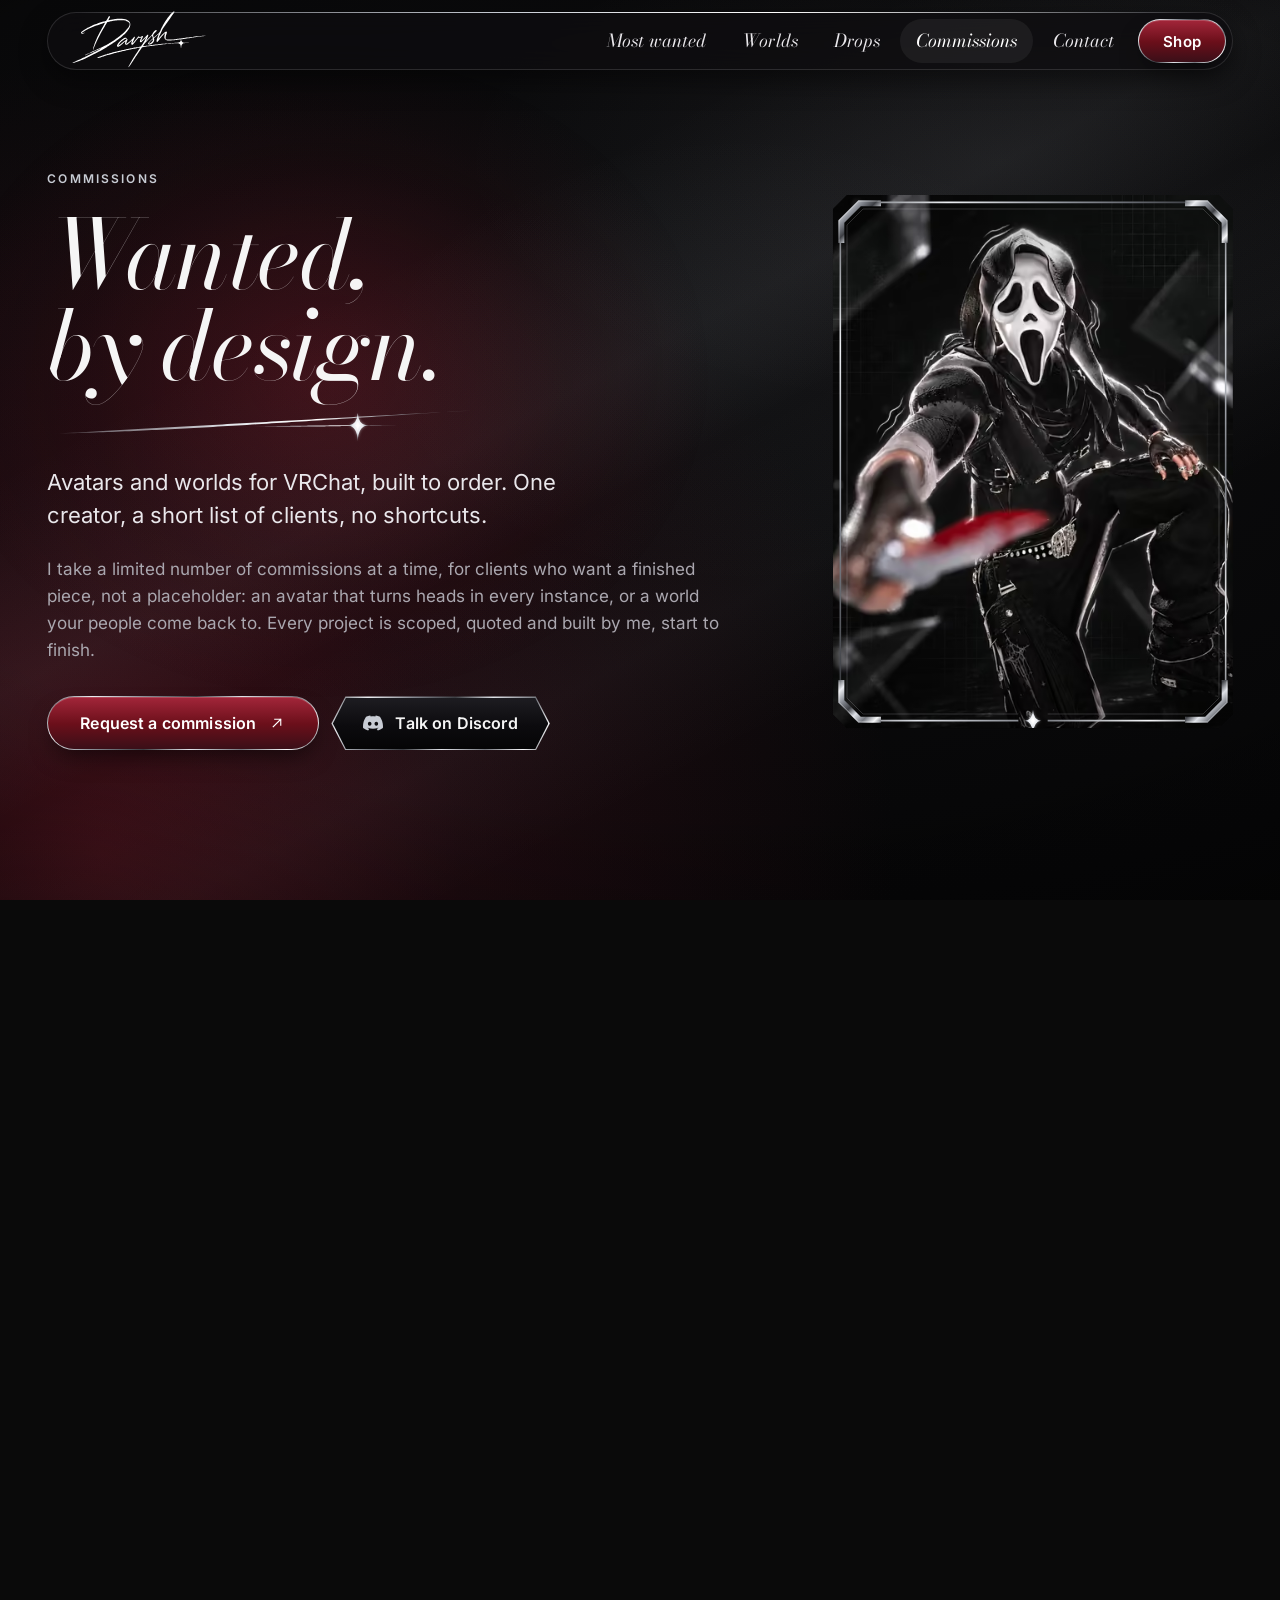
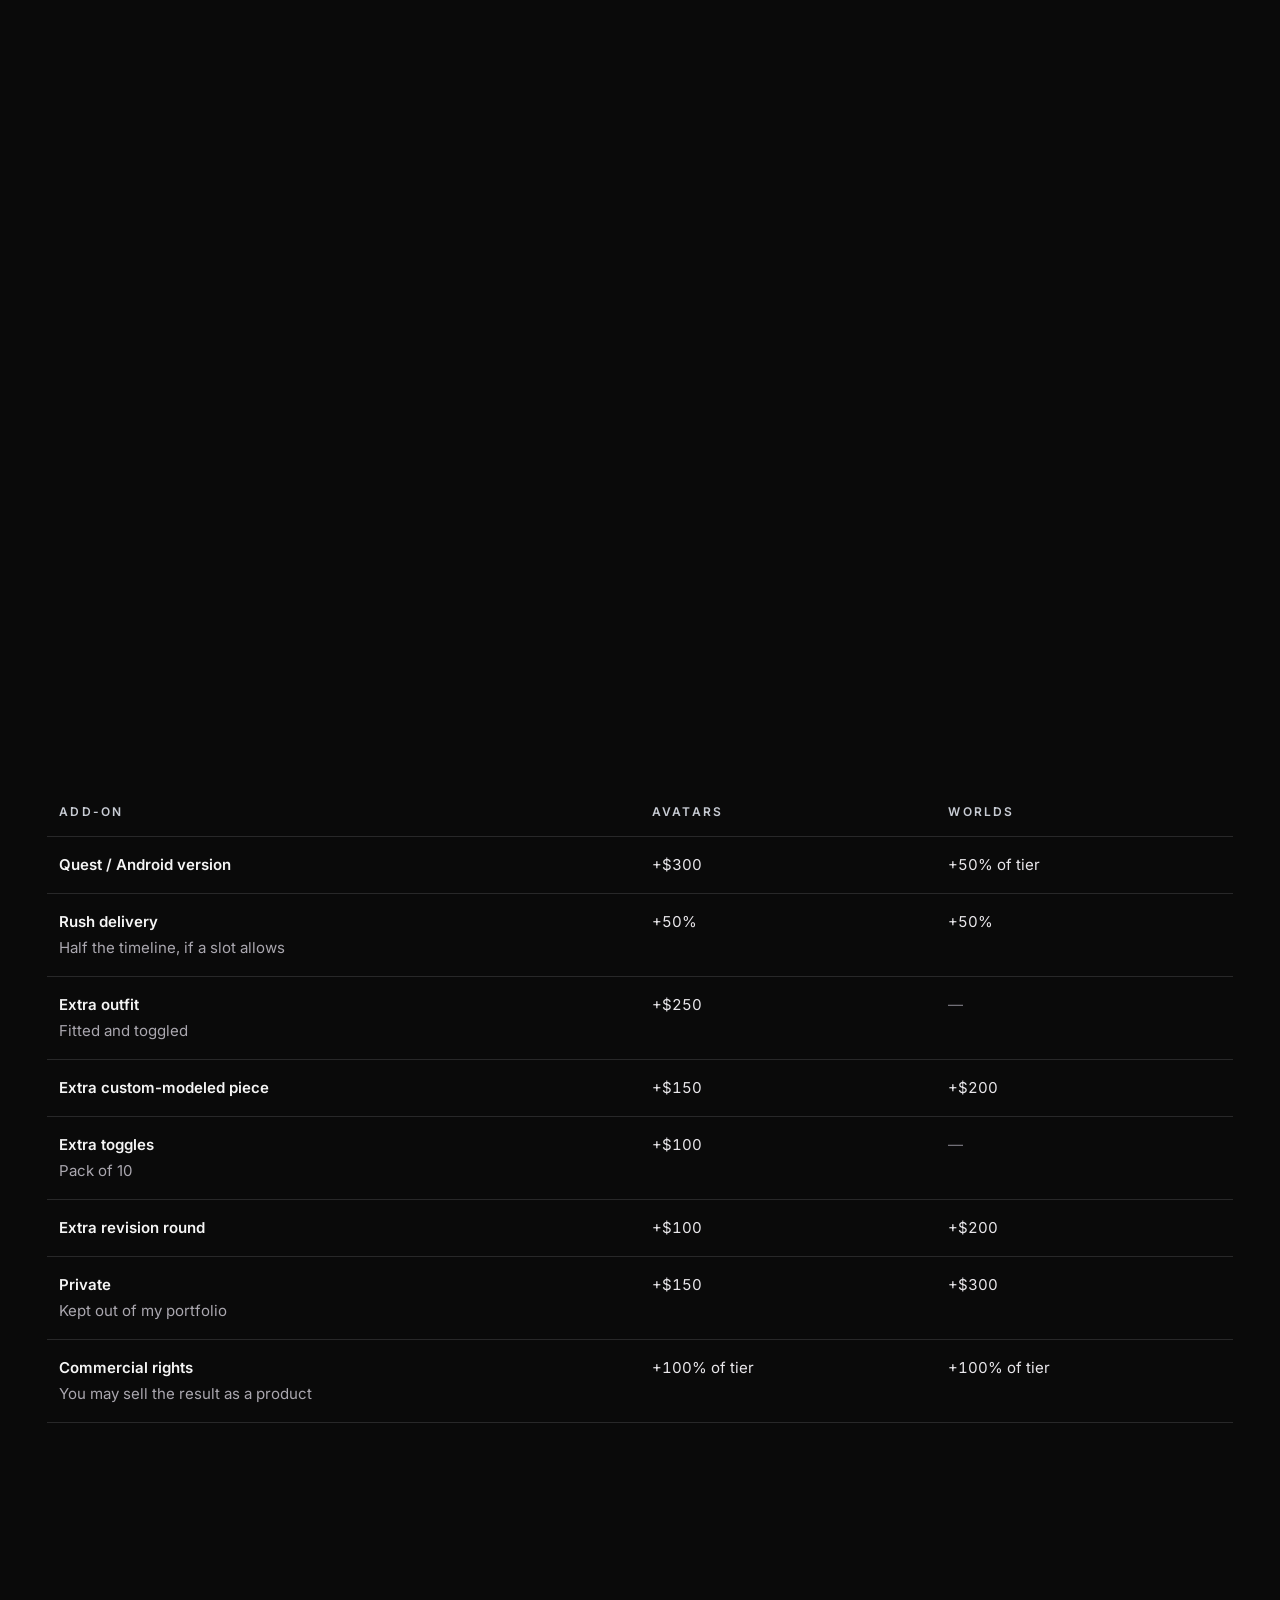
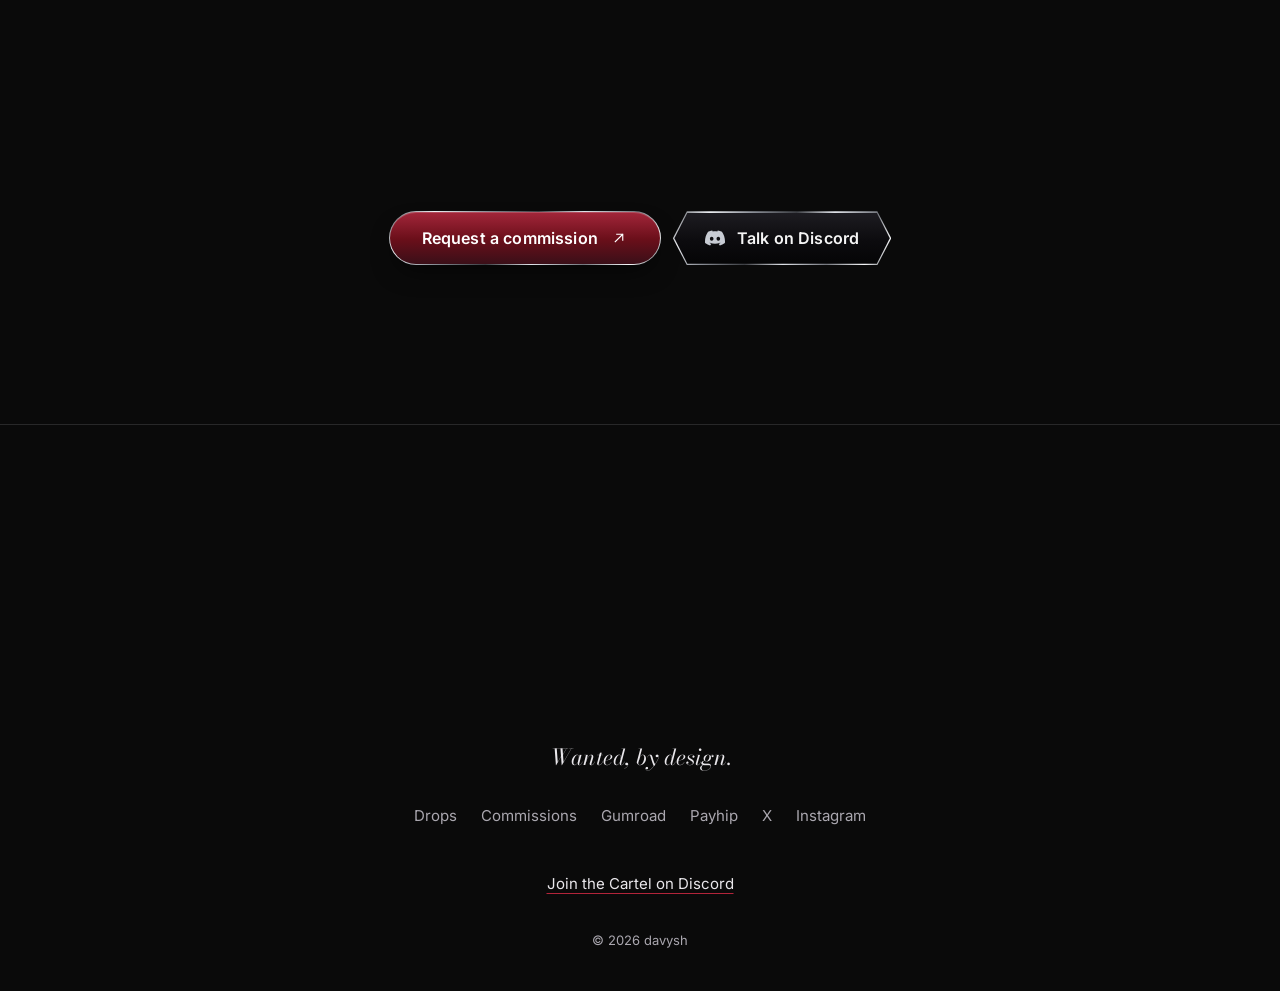
<file: commissions/index.html>
<!doctype html>
<html lang="en">
<head>
<meta charset="utf-8">
<meta name="viewport" content="width=device-width, initial-scale=1">
<title>VRChat Avatar and World Commissions — davysh</title>
<meta name="description" content="Commission a custom VRChat avatar or world from davysh. Avatars from $400, worlds from $600. Exclusive or shared rights, 50% deposit to start.">
<link rel="canonical" href="https://davysh.com/commissions/">
<meta name="theme-color" content="#0A0A0A">
<meta name="color-scheme" content="dark">
<meta http-equiv="Content-Security-Policy" content="default-src 'self'; script-src 'self' 'sha256-Du+OJKJSbdUgz5nrHeWWINvez6XKDDU/tyj/5c2uvwo=' https://gc.zgo.at; style-src 'self'; img-src 'self' data: https://davysh.goatcounter.com; connect-src 'self' https://davysh.goatcounter.com; font-src 'self'; manifest-src 'self'; object-src 'none'; frame-src 'none'; base-uri 'self'; form-action 'none'; upgrade-insecure-requests">
<meta name="referrer" content="strict-origin-when-cross-origin">
<meta name="robots" content="index, follow, max-image-preview:large">
<meta name="author" content="davysh">
<meta property="og:type" content="website">
<meta property="og:site_name" content="davysh">
<meta property="og:locale" content="en_US">
<meta property="og:title" content="Commissions — davysh. Wanted, by design.">
<meta property="og:description" content="Custom VRChat avatars and worlds, built to order by davysh.">
<meta property="og:url" content="https://davysh.com/commissions/">
<meta property="og:image" content="https://davysh.com/og.jpg">
<meta property="og:image:width" content="1200">
<meta property="og:image:height" content="630">
<meta property="og:image:alt" content="davysh signature beside the masked Ghost VRChat avatar">
<meta name="twitter:card" content="summary_large_image">
<meta name="twitter:site" content="@Davysh_VRC">
<meta name="twitter:title" content="Commissions — davysh. Wanted, by design.">
<meta name="twitter:description" content="Custom VRChat avatars and worlds, built to order by davysh.">
<meta name="twitter:image" content="https://davysh.com/og.jpg">
<link rel="icon" href="/brand/favicon.svg?v=32" type="image/svg+xml">
<link rel="icon" href="/brand/favicon-32.png?v=32" type="image/png" sizes="32x32">
<link rel="icon" href="/brand/favicon.ico?v=32" sizes="any">
<link rel="apple-touch-icon" href="/brand/favicon-180.png?v=32">
<link rel="manifest" href="/site.webmanifest?v=32">
<link rel="preload" href="/fonts/bodoni-moda-italic-latin.woff2" as="font" type="font/woff2" crossorigin>
<link rel="preload" href="/fonts/inter-latin.woff2" as="font" type="font/woff2" crossorigin>
<link rel="stylesheet" href="/styles.css">
<link rel="stylesheet" href="/bg.css">
<script>document.documentElement.classList.add('js')</script>
<script src="/analytics.js" defer></script>
<script type="application/ld+json">{"@context":"https://schema.org","@graph":[{"@type":"WebPage","@id":"https://davysh.com/commissions/#webpage","url":"https://davysh.com/commissions/","name":"VRChat Avatar and World Commissions — davysh","isPartOf":{"@id":"https://davysh.com/#website"},"about":{"@id":"https://davysh.com/commissions/#service"},"breadcrumb":{"@id":"https://davysh.com/commissions/#breadcrumb"},"inLanguage":"en"},{"@type":"BreadcrumbList","@id":"https://davysh.com/commissions/#breadcrumb","itemListElement":[{"@type":"ListItem","position":1,"name":"davysh","item":"https://davysh.com/"},{"@type":"ListItem","position":2,"name":"Commissions","item":"https://davysh.com/commissions/"}]},{"@type":"Service","@id":"https://davysh.com/commissions/#service","name":"VRChat avatar and world commissions","serviceType":"Custom 3D avatar and world creation for VRChat","provider":{"@type":"Organization","@id":"https://davysh.com/#davysh","name":"davysh","url":"https://davysh.com/"},"url":"https://davysh.com/commissions/","hasOfferCatalog":{"@type":"OfferCatalog","name":"Commission tiers (starting prices)","itemListElement":[{"@type":"Offer","name":"Avatar commission: Edit (exclusive)","category":"VRChat avatar commission","priceSpecification":{"@type":"PriceSpecification","minPrice":400,"priceCurrency":"USD"}},{"@type":"Offer","name":"Avatar commission: Bespoke (exclusive)","category":"VRChat avatar commission","priceSpecification":{"@type":"PriceSpecification","minPrice":900,"priceCurrency":"USD"}},{"@type":"Offer","name":"Avatar commission: Bespoke (shared rights)","category":"VRChat avatar commission","priceSpecification":{"@type":"PriceSpecification","minPrice":700,"priceCurrency":"USD"}},{"@type":"Offer","name":"Avatar commission: Original (exclusive)","category":"VRChat avatar commission","priceSpecification":{"@type":"PriceSpecification","minPrice":2000,"priceCurrency":"USD"}},{"@type":"Offer","name":"Avatar commission: Original (shared rights)","category":"VRChat avatar commission","priceSpecification":{"@type":"PriceSpecification","minPrice":1500,"priceCurrency":"USD"}},{"@type":"Offer","name":"World commission: Suite (exclusive)","category":"VRChat world commission","priceSpecification":{"@type":"PriceSpecification","minPrice":900,"priceCurrency":"USD"}},{"@type":"Offer","name":"World commission: Suite (shared rights)","category":"VRChat world commission","priceSpecification":{"@type":"PriceSpecification","minPrice":600,"priceCurrency":"USD"}},{"@type":"Offer","name":"World commission: Venue (exclusive)","category":"VRChat world commission","priceSpecification":{"@type":"PriceSpecification","minPrice":2000,"priceCurrency":"USD"}},{"@type":"Offer","name":"World commission: Venue (shared rights)","category":"VRChat world commission","priceSpecification":{"@type":"PriceSpecification","minPrice":1400,"priceCurrency":"USD"}},{"@type":"Offer","name":"World commission: Estate (exclusive)","category":"VRChat world commission","priceSpecification":{"@type":"PriceSpecification","minPrice":4000,"priceCurrency":"USD"}},{"@type":"Offer","name":"World commission: Estate (shared rights)","category":"VRChat world commission","priceSpecification":{"@type":"PriceSpecification","minPrice":3000,"priceCurrency":"USD"}}]}}]}</script>
</head>
<body class="page-cm">
<a class="skip" href="#main">Skip to content</a>
<div class="sky" aria-hidden="true"></div>

<header class="bar">
  <nav class="pill" aria-label="Primary">
    <a class="pill-mark" href="/" aria-label="davysh, home"><img src="/brand/signature.svg" width="720" height="302" alt="davysh"></a>
    <ul class="pill-links">
      <li class="hide-sm"><a href="/#wanted">Most wanted</a></li>
      <li class="hide-sm"><a href="/#worlds">Worlds</a></li>
      <li><a href="/drops/" data-goatcounter-click="click-drops-nav">Drops</a></li>
      <li><a href="/commissions/" aria-current="page" data-goatcounter-click="click-commissions-nav">Commissions</a></li>
      <li class="hide-xs"><a href="/#cartel">Contact</a></li>
    </ul>
    <a class="btn btn-wine btn-sm" href="https://davysh.gumroad.com" rel="noopener" data-goatcounter-click="click-gumroad-nav">Shop</a>
  </nav>
</header>

<main id="main">
  <section class="cm-hero" aria-labelledby="cm-title">
    <div class="cm-hero-copy">
      <p class="eyebrow">Commissions</p>
      <h1 id="cm-title" class="cm-title"><span class="kw">W</span>anted, by design.<span class="sr-only"> VRChat avatar and world commissions by davysh.</span></h1>
      <span class="divider divider-draw" aria-hidden="true"></span>
      <p class="cm-sub">Avatars and worlds for VRChat, built to order. One creator, a short list of clients, no shortcuts.</p>
      <p class="cm-pitch">I take a limited number of commissions at a time, for clients who want a finished piece, not a placeholder: an avatar that turns heads in every instance, or a world your people come back to. Every project is scoped, quoted and built by me, start to finish.</p>
      <div class="hero-ctas">
          <a class="btn btn-wine" href="https://tally.so/r/o99L0N" target="_blank" rel="noopener" data-goatcounter-click="click-commission-request-hero">Request a commission <svg class="ico" viewBox="0 0 24 24" width="18" height="18" aria-hidden="true" focusable="false"><path d="M7 17 17 7M9 7h8v8" fill="none" stroke="currentColor" stroke-width="1.5" stroke-linecap="square"/></svg></a>
          <a class="btn btn-ghost" href="https://discord.gg/SQxCcmQSXt" target="_blank" rel="noopener" data-goatcounter-click="click-discord-hero"><svg class="pf" viewBox="0 0 24 24" width="20" height="20" aria-hidden="true" focusable="false"><path fill="currentColor" d="M20.317 4.3698a19.7913 19.7913 0 00-4.8851-1.5152.0741.0741 0 00-.0785.0371c-.211.3753-.4447.8648-.6083 1.2495-1.8447-.2762-3.68-.2762-5.4868 0-.1636-.3933-.4058-.8742-.6177-1.2495a.077.077 0 00-.0785-.037 19.7363 19.7363 0 00-4.8852 1.515.0699.0699 0 00-.0321.0277C.5334 9.0458-.319 13.5799.0992 18.0578a.0824.0824 0 00.0312.0561c2.0528 1.5076 4.0413 2.4228 5.9929 3.0294a.0777.0777 0 00.0842-.0276c.4616-.6304.8731-1.2952 1.226-1.9942a.076.076 0 00-.0416-.1057c-.6528-.2476-1.2743-.5495-1.8722-.8923a.077.077 0 01-.0076-.1277c.1258-.0943.2517-.1923.3718-.2914a.0743.0743 0 01.0776-.0105c3.9278 1.7933 8.18 1.7933 12.0614 0a.0739.0739 0 01.0785.0095c.1202.099.246.1981.3728.2924a.077.077 0 01-.0066.1276 12.2986 12.2986 0 01-1.873.8914.0766.0766 0 00-.0407.1067c.3604.698.7719 1.3628 1.225 1.9932a.076.076 0 00.0842.0286c1.961-.6067 3.9495-1.5219 6.0023-3.0294a.077.077 0 00.0313-.0552c.5004-5.177-.8382-9.6739-3.5485-13.6604a.061.061 0 00-.0312-.0286zM8.02 15.3312c-1.1825 0-2.1569-1.0857-2.1569-2.419 0-1.3332.9555-2.4189 2.157-2.4189 1.2108 0 2.1757 1.0952 2.1568 2.419 0 1.3332-.9555 2.4189-2.1569 2.4189zm7.9748 0c-1.1825 0-2.1569-1.0857-2.1569-2.419 0-1.3332.9554-2.4189 2.1569-2.4189 1.2108 0 2.1757 1.0952 2.1568 2.419 0 1.3332-.946 2.4189-2.1568 2.4189Z"/></svg> Talk on Discord</a>
        </div>
    </div>
    <figure class="cm-hero-art hide-sm" aria-hidden="true">
      <div class="card-plate"><picture><source type="image/avif" srcset="/img/ghost-480.avif 480w, /img/ghost-760.avif 760w" sizes="400px"><img src="/img/ghost-760.webp" srcset="/img/ghost-480.webp 480w, /img/ghost-760.webp 760w" sizes="400px" width="760" height="1013" alt="" decoding="async"></picture></div>
    </figure>
  </section>

  <section class="cm-sec" id="rights" aria-labelledby="rights-title">
    <div class="sec-head">
      <h2 id="rights-title" class="sec-title">Two ways to own it</h2>
      <span class="divider" aria-hidden="true"></span>
      <p class="sec-lede">Every tier is quoted in two columns. Pick the one that fits.</p>
    </div>
    <div class="rights">
      <div class="right-card">
        <h3 class="right-name">Exclusive</h3>
        <p>The piece is yours alone. It is never sold, released or reused by me.</p>
      </div>
      <div class="right-card">
        <h3 class="right-name">Shared rights</h3>
        <p>You get the piece at a lower price, and I may also sell it in my store later.</p>
      </div>
    </div>
  </section>

  <section class="cm-sec" id="avatars" aria-labelledby="avatars-title">
    <div class="sec-head">
      <h2 id="avatars-title" class="sec-title">Avatars</h2>
      <span class="divider" aria-hidden="true"></span>
      <p class="sec-lede">Paid through Gumroad’s commission checkout: 50% to start, 50% on completion.</p>
    </div>
    <div class="tier-grid">
      <article class="tier">
        <div class="tier-head">
          <p class="tier-kind">Avatar</p>
          <h3 class="tier-name">Edit</h3>
          <p class="tier-desc">Your licensed base, taken further. Custom texture work, fitted pieces, tuned PhysBones, a clean menu.</p>
        </div>
        <div class="tier-prices">
          <p class="tp-label">Starting at</p>
          <dl>
            <div class="tp tp-ex"><dt>Exclusive</dt><dd><span class="tp-amt">$400</span></dd></div>
            <div class="tp tp-sh"><dt>Shared rights</dt><dd><span class="tp-na">Exclusive only</span></dd></div>
          </dl>
        </div>
        <ul class="tier-list"><li><svg class="star" viewBox="0 0 24 26" width="10" height="11" aria-hidden="true" focusable="false"><path d="M12 2Q12.43 12.23 18.2 13 12.43 13.88 12 25.5 11.57 13.88 5.8 13 11.57 12.23 12 2Z" fill="currentColor"/></svg><span>Built on a licensed base you own</span></li><li><svg class="star" viewBox="0 0 24 26" width="10" height="11" aria-hidden="true" focusable="false"><path d="M12 2Q12.43 12.23 18.2 13 12.43 13.88 12 25.5 11.57 13.88 5.8 13 11.57 12.23 12 2Z" fill="currentColor"/></svg><span>Custom texture and material pass</span></li><li><svg class="star" viewBox="0 0 24 26" width="10" height="11" aria-hidden="true" focusable="false"><path d="M12 2Q12.43 12.23 18.2 13 12.43 13.88 12 25.5 11.57 13.88 5.8 13 11.57 12.23 12 2Z" fill="currentColor"/></svg><span>Up to 3 fitted outfit pieces or accessories</span></li><li><svg class="star" viewBox="0 0 24 26" width="10" height="11" aria-hidden="true" focusable="false"><path d="M12 2Q12.43 12.23 18.2 13 12.43 13.88 12 25.5 11.57 13.88 5.8 13 11.57 12.23 12 2Z" fill="currentColor"/></svg><span>PhysBones, up to 10 toggles, organized menu</span></li><li><svg class="star" viewBox="0 0 24 26" width="10" height="11" aria-hidden="true" focusable="false"><path d="M12 2Q12.43 12.23 18.2 13 12.43 13.88 12 25.5 11.57 13.88 5.8 13 11.57 12.23 12 2Z" fill="currentColor"/></svg><span>PC build</span></li></ul>
        <dl class="tier-meta"><div><dt>Revisions</dt><dd>2 rounds</dd></div><div><dt>Timeline</dt><dd>2–3 weeks</dd></div></dl>
      </article>
      <article class="tier">
        <div class="tier-head">
          <p class="tier-kind">Avatar</p>
          <h3 class="tier-name">Bespoke</h3>
          <p class="tier-desc">A base rebuilt into something nobody else is wearing. Pieces modeled to order, full toggle and FX setup.</p>
        </div>
        <div class="tier-prices">
          <p class="tp-label">Starting at</p>
          <dl>
            <div class="tp tp-ex"><dt>Exclusive</dt><dd><span class="tp-amt">$900</span></dd></div>
            <div class="tp tp-sh"><dt>Shared rights</dt><dd><span class="tp-amt">$700</span></dd></div>
          </dl>
        </div>
        <ul class="tier-list"><li><svg class="star" viewBox="0 0 24 26" width="10" height="11" aria-hidden="true" focusable="false"><path d="M12 2Q12.43 12.23 18.2 13 12.43 13.88 12 25.5 11.57 13.88 5.8 13 11.57 12.23 12 2Z" fill="currentColor"/></svg><span>Everything in Edit</span></li><li><svg class="star" viewBox="0 0 24 26" width="10" height="11" aria-hidden="true" focusable="false"><path d="M12 2Q12.43 12.23 18.2 13 12.43 13.88 12 25.5 11.57 13.88 5.8 13 11.57 12.23 12 2Z" fill="currentColor"/></svg><span>Up to 3 custom-modeled pieces: outfit, jewelry, mask or hair</span></li><li><svg class="star" viewBox="0 0 24 26" width="10" height="11" aria-hidden="true" focusable="false"><path d="M12 2Q12.43 12.23 18.2 13 12.43 13.88 12 25.5 11.57 13.88 5.8 13 11.57 12.23 12 2Z" fill="currentColor"/></svg><span>Up to 20 toggles, color and material radials, contacts</span></li><li><svg class="star" viewBox="0 0 24 26" width="10" height="11" aria-hidden="true" focusable="false"><path d="M12 2Q12.43 12.23 18.2 13 12.43 13.88 12 25.5 11.57 13.88 5.8 13 11.57 12.23 12 2Z" fill="currentColor"/></svg><span>Full FX layer</span></li><li><svg class="star" viewBox="0 0 24 26" width="10" height="11" aria-hidden="true" focusable="false"><path d="M12 2Q12.43 12.23 18.2 13 12.43 13.88 12 25.5 11.57 13.88 5.8 13 11.57 12.23 12 2Z" fill="currentColor"/></svg><span>3 showcase renders</span></li></ul>
        <dl class="tier-meta"><div><dt>Revisions</dt><dd>3 rounds</dd></div><div><dt>Timeline</dt><dd>3–5 weeks</dd></div></dl>
      </article>
      <article class="tier">
        <div class="tier-head">
          <p class="tier-kind">Avatar</p>
          <h3 class="tier-name">Original</h3>
          <p class="tier-desc">Built from nothing. Design, sculpt, textures, rig, expressions, menu. Source files included.</p>
        </div>
        <div class="tier-prices">
          <p class="tp-label">Starting at</p>
          <dl>
            <div class="tp tp-ex"><dt>Exclusive</dt><dd><span class="tp-amt">$2,000</span></dd></div>
            <div class="tp tp-sh"><dt>Shared rights</dt><dd><span class="tp-amt">$1,500</span></dd></div>
          </dl>
        </div>
        <ul class="tier-list"><li><svg class="star" viewBox="0 0 24 26" width="10" height="11" aria-hidden="true" focusable="false"><path d="M12 2Q12.43 12.23 18.2 13 12.43 13.88 12 25.5 11.57 13.88 5.8 13 11.57 12.23 12 2Z" fill="currentColor"/></svg><span>Character designed and modeled from scratch</span></li><li><svg class="star" viewBox="0 0 24 26" width="10" height="11" aria-hidden="true" focusable="false"><path d="M12 2Q12.43 12.23 18.2 13 12.43 13.88 12 25.5 11.57 13.88 5.8 13 11.57 12.23 12 2Z" fill="currentColor"/></svg><span>Retopology, UVs, textures, rig, visemes and expressions</span></li><li><svg class="star" viewBox="0 0 24 26" width="10" height="11" aria-hidden="true" focusable="false"><path d="M12 2Q12.43 12.23 18.2 13 12.43 13.88 12 25.5 11.57 13.88 5.8 13 11.57 12.23 12 2Z" fill="currentColor"/></svg><span>1 full outfit, PhysBones, toggle and menu system</span></li><li><svg class="star" viewBox="0 0 24 26" width="10" height="11" aria-hidden="true" focusable="false"><path d="M12 2Q12.43 12.23 18.2 13 12.43 13.88 12 25.5 11.57 13.88 5.8 13 11.57 12.23 12 2Z" fill="currentColor"/></svg><span>Source files: .blend, .fbx, .unitypackage</span></li></ul>
        <dl class="tier-meta"><div><dt>Revisions</dt><dd>5 rounds, 2 milestones</dd></div><div><dt>Timeline</dt><dd>6–10 weeks</dd></div></dl>
      </article>
    </div>
  </section>

  <section class="cm-sec" id="worlds" aria-labelledby="worlds-title">
    <div class="sec-head">
      <h2 id="worlds-title" class="sec-title"><span class="kw">W</span>orlds</h2>
      <span class="divider" aria-hidden="true"></span>
      <p class="sec-lede">Larger world builds are invoiced through PayPal: 50% to start, 50% on completion.</p>
    </div>
    <div class="tier-grid">
      <article class="tier">
        <div class="tier-head">
          <p class="tier-kind">World</p>
          <h3 class="tier-name">Suite</h3>
          <p class="tier-desc">One room, done properly. A private suite, a lounge, a small club.</p>
        </div>
        <div class="tier-prices">
          <p class="tp-label">Starting at</p>
          <dl>
            <div class="tp tp-ex"><dt>Exclusive</dt><dd><span class="tp-amt">$900</span></dd></div>
            <div class="tp tp-sh"><dt>Shared rights</dt><dd><span class="tp-amt">$600</span></dd></div>
          </dl>
        </div>
        <ul class="tier-list"><li><svg class="star" viewBox="0 0 24 26" width="10" height="11" aria-hidden="true" focusable="false"><path d="M12 2Q12.43 12.23 18.2 13 12.43 13.88 12 25.5 11.57 13.88 5.8 13 11.57 12.23 12 2Z" fill="currentColor"/></svg><span>Single room build</span></li><li><svg class="star" viewBox="0 0 24 26" width="10" height="11" aria-hidden="true" focusable="false"><path d="M12 2Q12.43 12.23 18.2 13 12.43 13.88 12 25.5 11.57 13.88 5.8 13 11.57 12.23 12 2Z" fill="currentColor"/></svg><span>Baked lighting, mirrors, seating, video player, ambience</span></li><li><svg class="star" viewBox="0 0 24 26" width="10" height="11" aria-hidden="true" focusable="false"><path d="M12 2Q12.43 12.23 18.2 13 12.43 13.88 12 25.5 11.57 13.88 5.8 13 11.57 12.23 12 2Z" fill="currentColor"/></svg><span>PC build, optimized for a small instance</span></li></ul>
        <dl class="tier-meta"><div><dt>Revisions</dt><dd>2 rounds</dd></div><div><dt>Timeline</dt><dd>3–4 weeks</dd></div></dl>
      </article>
      <article class="tier">
        <div class="tier-head">
          <p class="tier-kind">World</p>
          <h3 class="tier-name">Venue</h3>
          <p class="tier-desc">A space for your community. Two to four zones, audio-reactive lighting, controls that hold up on a full night.</p>
        </div>
        <div class="tier-prices">
          <p class="tp-label">Starting at</p>
          <dl>
            <div class="tp tp-ex"><dt>Exclusive</dt><dd><span class="tp-amt">$2,000</span></dd></div>
            <div class="tp tp-sh"><dt>Shared rights</dt><dd><span class="tp-amt">$1,400</span></dd></div>
          </dl>
        </div>
        <ul class="tier-list"><li><svg class="star" viewBox="0 0 24 26" width="10" height="11" aria-hidden="true" focusable="false"><path d="M12 2Q12.43 12.23 18.2 13 12.43 13.88 12 25.5 11.57 13.88 5.8 13 11.57 12.23 12 2Z" fill="currentColor"/></svg><span>2–4 zones: club, lounge, VIP, rooftop</span></li><li><svg class="star" viewBox="0 0 24 26" width="10" height="11" aria-hidden="true" focusable="false"><path d="M12 2Q12.43 12.23 18.2 13 12.43 13.88 12 25.5 11.57 13.88 5.8 13 11.57 12.23 12 2Z" fill="currentColor"/></svg><span>AudioLink, audio-reactive lighting, DJ booth, video player</span></li><li><svg class="star" viewBox="0 0 24 26" width="10" height="11" aria-hidden="true" focusable="false"><path d="M12 2Q12.43 12.23 18.2 13 12.43 13.88 12 25.5 11.57 13.88 5.8 13 11.57 12.23 12 2Z" fill="currentColor"/></svg><span>Lighting, post-processing and performance controls</span></li><li><svg class="star" viewBox="0 0 24 26" width="10" height="11" aria-hidden="true" focusable="false"><path d="M12 2Q12.43 12.23 18.2 13 12.43 13.88 12 25.5 11.57 13.88 5.8 13 11.57 12.23 12 2Z" fill="currentColor"/></svg><span>Custom-modeled hero pieces: bar, booth, signage</span></li></ul>
        <dl class="tier-meta"><div><dt>Revisions</dt><dd>3 rounds</dd></div><div><dt>Timeline</dt><dd>5–8 weeks</dd></div></dl>
      </article>
      <article class="tier">
        <div class="tier-head">
          <p class="tier-kind">World</p>
          <h3 class="tier-name">Estate</h3>
          <p class="tier-desc">A complete world. Multiple areas, custom-modeled assets, systems built for how you host.</p>
        </div>
        <div class="tier-prices">
          <p class="tp-label">Starting at</p>
          <dl>
            <div class="tp tp-ex"><dt>Exclusive</dt><dd><span class="tp-amt">$4,000</span></dd></div>
            <div class="tp tp-sh"><dt>Shared rights</dt><dd><span class="tp-amt">$3,000</span></dd></div>
          </dl>
        </div>
        <ul class="tier-list"><li><svg class="star" viewBox="0 0 24 26" width="10" height="11" aria-hidden="true" focusable="false"><path d="M12 2Q12.43 12.23 18.2 13 12.43 13.88 12 25.5 11.57 13.88 5.8 13 11.57 12.23 12 2Z" fill="currentColor"/></svg><span>Full world, multiple areas</span></li><li><svg class="star" viewBox="0 0 24 26" width="10" height="11" aria-hidden="true" focusable="false"><path d="M12 2Q12.43 12.23 18.2 13 12.43 13.88 12 25.5 11.57 13.88 5.8 13 11.57 12.23 12 2Z" fill="currentColor"/></svg><span>Mostly custom-modeled assets</span></li><li><svg class="star" viewBox="0 0 24 26" width="10" height="11" aria-hidden="true" focusable="false"><path d="M12 2Q12.43 12.23 18.2 13 12.43 13.88 12 25.5 11.57 13.88 5.8 13 11.57 12.23 12 2Z" fill="currentColor"/></svg><span>Custom systems scoped in your brief</span></li><li><svg class="star" viewBox="0 0 24 26" width="10" height="11" aria-hidden="true" focusable="false"><path d="M12 2Q12.43 12.23 18.2 13 12.43 13.88 12 25.5 11.57 13.88 5.8 13 11.57 12.23 12 2Z" fill="currentColor"/></svg><span>Full optimization pass, occlusion, LODs</span></li><li><svg class="star" viewBox="0 0 24 26" width="10" height="11" aria-hidden="true" focusable="false"><path d="M12 2Q12.43 12.23 18.2 13 12.43 13.88 12 25.5 11.57 13.88 5.8 13 11.57 12.23 12 2Z" fill="currentColor"/></svg><span>Source project delivered</span></li></ul>
        <dl class="tier-meta"><div><dt>Revisions</dt><dd>3 rounds per milestone</dd></div><div><dt>Timeline</dt><dd>8–14 weeks</dd></div></dl>
      </article>
    </div>
  </section>

  <section class="cm-sec" id="add-ons" aria-labelledby="addons-title">
    <div class="sec-head">
      <h2 id="addons-title" class="sec-title">Add-ons</h2>
      <span class="divider" aria-hidden="true"></span>
      <p class="sec-lede">Added to your quote before work begins.</p>
    </div>
    <div class="addons-wrap">
    <table class="addons">
      <thead><tr><th scope="col">Add-on</th><th scope="col">Avatars</th><th scope="col">Worlds</th></tr></thead>
      <tbody>
        <tr><th scope="row">Quest / Android version</th><td>+$300</td><td>+50% of tier</td></tr>
        <tr><th scope="row">Rush delivery<span class="ao-note">Half the timeline, if a slot allows</span></th><td>+50%</td><td>+50%</td></tr>
        <tr><th scope="row">Extra outfit<span class="ao-note">Fitted and toggled</span></th><td>+$250</td><td class="na">—</td></tr>
        <tr><th scope="row">Extra custom-modeled piece</th><td>+$150</td><td>+$200</td></tr>
        <tr><th scope="row">Extra toggles<span class="ao-note">Pack of 10</span></th><td>+$100</td><td class="na">—</td></tr>
        <tr><th scope="row">Extra revision round</th><td>+$100</td><td>+$200</td></tr>
        <tr><th scope="row">Private<span class="ao-note">Kept out of my portfolio</span></th><td>+$150</td><td>+$300</td></tr>
        <tr><th scope="row">Commercial rights<span class="ao-note">You may sell the result as a product</span></th><td>+100% of tier</td><td>+100% of tier</td></tr>
      </tbody>
    </table>
    </div>
  </section>

  <section class="cm-sec" id="process" aria-labelledby="process-title">
    <div class="sec-head">
      <h2 id="process-title" class="sec-title">The process</h2>
      <span class="divider" aria-hidden="true"></span>
    </div>
    <ol class="steps">
      <li class="step"><span class="step-n">01</span><h3 class="step-name">Brief</h3><p>Send the request form: references, platform, rights, deadline, budget.</p></li>
      <li class="step"><span class="step-n">02</span><h3 class="step-name">Quote</h3><p>You get a fixed scope and a fixed price. Follow-up happens on Discord.</p></li>
      <li class="step"><span class="step-n">03</span><h3 class="step-name">Deposit</h3><p>50% secures your slot. Work starts when it clears.</p></li>
      <li class="step"><span class="step-n">04</span><h3 class="step-name">Build</h3><p>You review at blockout and again at detail. Revisions are counted per tier.</p></li>
      <li class="step"><span class="step-n">05</span><h3 class="step-name">Delivery</h3><p>Balance paid, files released, setup guide included.</p></li>
    </ol>
  </section>

  <section class="cm-sec" id="terms" aria-labelledby="terms-title">
    <div class="framed terms">
      <h2 id="terms-title" class="terms-title">Terms</h2>
      <ul class="terms-list">
        <li>All prices are starting points. Your quote is final once accepted.</li>
        <li>50% deposit to begin. Deposits are non-refundable. Work starts on payment.</li>
        <li>All payments are final. No refunds.</li>
        <li>The balance is due before final files are released.</li>
        <li>Exclusive: the piece is never sold or reused by me. Shared rights: I may also sell it in my store later.</li>
        <li>Personal use by default. Reselling or redistributing the files requires the commercial rights add-on.</li>
        <li>Paid bases and third-party assets are bought by the client and must be licensed for the use.</li>
        <li>I may show finished work in my portfolio unless you choose Private.</li>
        <li>I never log into your accounts. You upload, with a setup guide from me.</li>
        <li>No recreations of characters, brands or levels you do not hold the rights to. Everything follows VRChat’s Terms of Service and Community Guidelines.</li>
        <li>Projects with no reply from the client for 30 days are closed. The deposit is kept.</li>
      </ul>
    </div>
  </section>

  <section class="cm-sec cm-cta" id="request" aria-labelledby="cta-title">
    <div class="sec-head sec-head-center">
      <h2 id="cta-title" class="sec-title">Serious about it?</h2>
      <span class="divider divider-center" aria-hidden="true"></span>
      <p class="sec-lede">Send the brief. If it is a fit, you get a quote and we take it from there on Discord.</p>
    </div>
    <div class="hero-ctas">
        <a class="btn btn-wine" href="https://tally.so/r/o99L0N" target="_blank" rel="noopener" data-goatcounter-click="click-commission-request-bottom">Request a commission <svg class="ico" viewBox="0 0 24 24" width="18" height="18" aria-hidden="true" focusable="false"><path d="M7 17 17 7M9 7h8v8" fill="none" stroke="currentColor" stroke-width="1.5" stroke-linecap="square"/></svg></a>
        <a class="btn btn-ghost" href="https://discord.gg/SQxCcmQSXt" target="_blank" rel="noopener" data-goatcounter-click="click-discord-bottom"><svg class="pf" viewBox="0 0 24 24" width="20" height="20" aria-hidden="true" focusable="false"><path fill="currentColor" d="M20.317 4.3698a19.7913 19.7913 0 00-4.8851-1.5152.0741.0741 0 00-.0785.0371c-.211.3753-.4447.8648-.6083 1.2495-1.8447-.2762-3.68-.2762-5.4868 0-.1636-.3933-.4058-.8742-.6177-1.2495a.077.077 0 00-.0785-.037 19.7363 19.7363 0 00-4.8852 1.515.0699.0699 0 00-.0321.0277C.5334 9.0458-.319 13.5799.0992 18.0578a.0824.0824 0 00.0312.0561c2.0528 1.5076 4.0413 2.4228 5.9929 3.0294a.0777.0777 0 00.0842-.0276c.4616-.6304.8731-1.2952 1.226-1.9942a.076.076 0 00-.0416-.1057c-.6528-.2476-1.2743-.5495-1.8722-.8923a.077.077 0 01-.0076-.1277c.1258-.0943.2517-.1923.3718-.2914a.0743.0743 0 01.0776-.0105c3.9278 1.7933 8.18 1.7933 12.0614 0a.0739.0739 0 01.0785.0095c.1202.099.246.1981.3728.2924a.077.077 0 01-.0066.1276 12.2986 12.2986 0 01-1.873.8914.0766.0766 0 00-.0407.1067c.3604.698.7719 1.3628 1.225 1.9932a.076.076 0 00.0842.0286c1.961-.6067 3.9495-1.5219 6.0023-3.0294a.077.077 0 00.0313-.0552c.5004-5.177-.8382-9.6739-3.5485-13.6604a.061.061 0 00-.0312-.0286zM8.02 15.3312c-1.1825 0-2.1569-1.0857-2.1569-2.419 0-1.3332.9555-2.4189 2.157-2.4189 1.2108 0 2.1757 1.0952 2.1568 2.419 0 1.3332-.9555 2.4189-2.1569 2.4189zm7.9748 0c-1.1825 0-2.1569-1.0857-2.1569-2.419 0-1.3332.9554-2.4189 2.1569-2.4189 1.2108 0 2.1757 1.0952 2.1568 2.419 0 1.3332-.946 2.4189-2.1568 2.4189Z"/></svg> Talk on Discord</a>
      </div>
  </section>
</main>

<footer class="foot">
  <img class="foot-mark" src="/brand/signature.svg" width="720" height="302" alt="davysh" loading="lazy" decoding="async">
  <span class="divider divider-center" aria-hidden="true"></span>
  <p class="foot-tag">Wanted, by design.</p>
  <ul class="foot-links">
    <li><a href="/drops/" data-goatcounter-click="click-drops-footer">Drops</a></li>
    <li><a href="/commissions/" aria-current="page" data-goatcounter-click="click-commissions-footer">Commissions</a></li>
    <li><a href="https://davysh.gumroad.com" rel="noopener" data-goatcounter-click="click-gumroad-footer">Gumroad</a></li>
    <li><a href="https://payhip.com/davysh" rel="noopener" data-goatcounter-click="click-payhip-footer">Payhip</a></li>
    <li><a href="https://x.com/Davysh_VRC" target="_blank" rel="me noopener" data-goatcounter-click="click-x-footer">X</a></li>
    <li><a href="https://instagram.com/Davysh_Vrc" target="_blank" rel="me noopener" data-goatcounter-click="click-instagram-footer">Instagram</a></li>
  </ul>
  <a class="foot-join" href="https://discord.gg/SQxCcmQSXt" target="_blank" rel="noopener" data-goatcounter-click="click-discord-footer">Join the Cartel on Discord</a>
  <p class="foot-legal">© 2026 davysh</p>
</footer>
<script src="/reveal.js" defer></script>
<script src="/bg.js" defer></script>
</body>
</html>
</file>
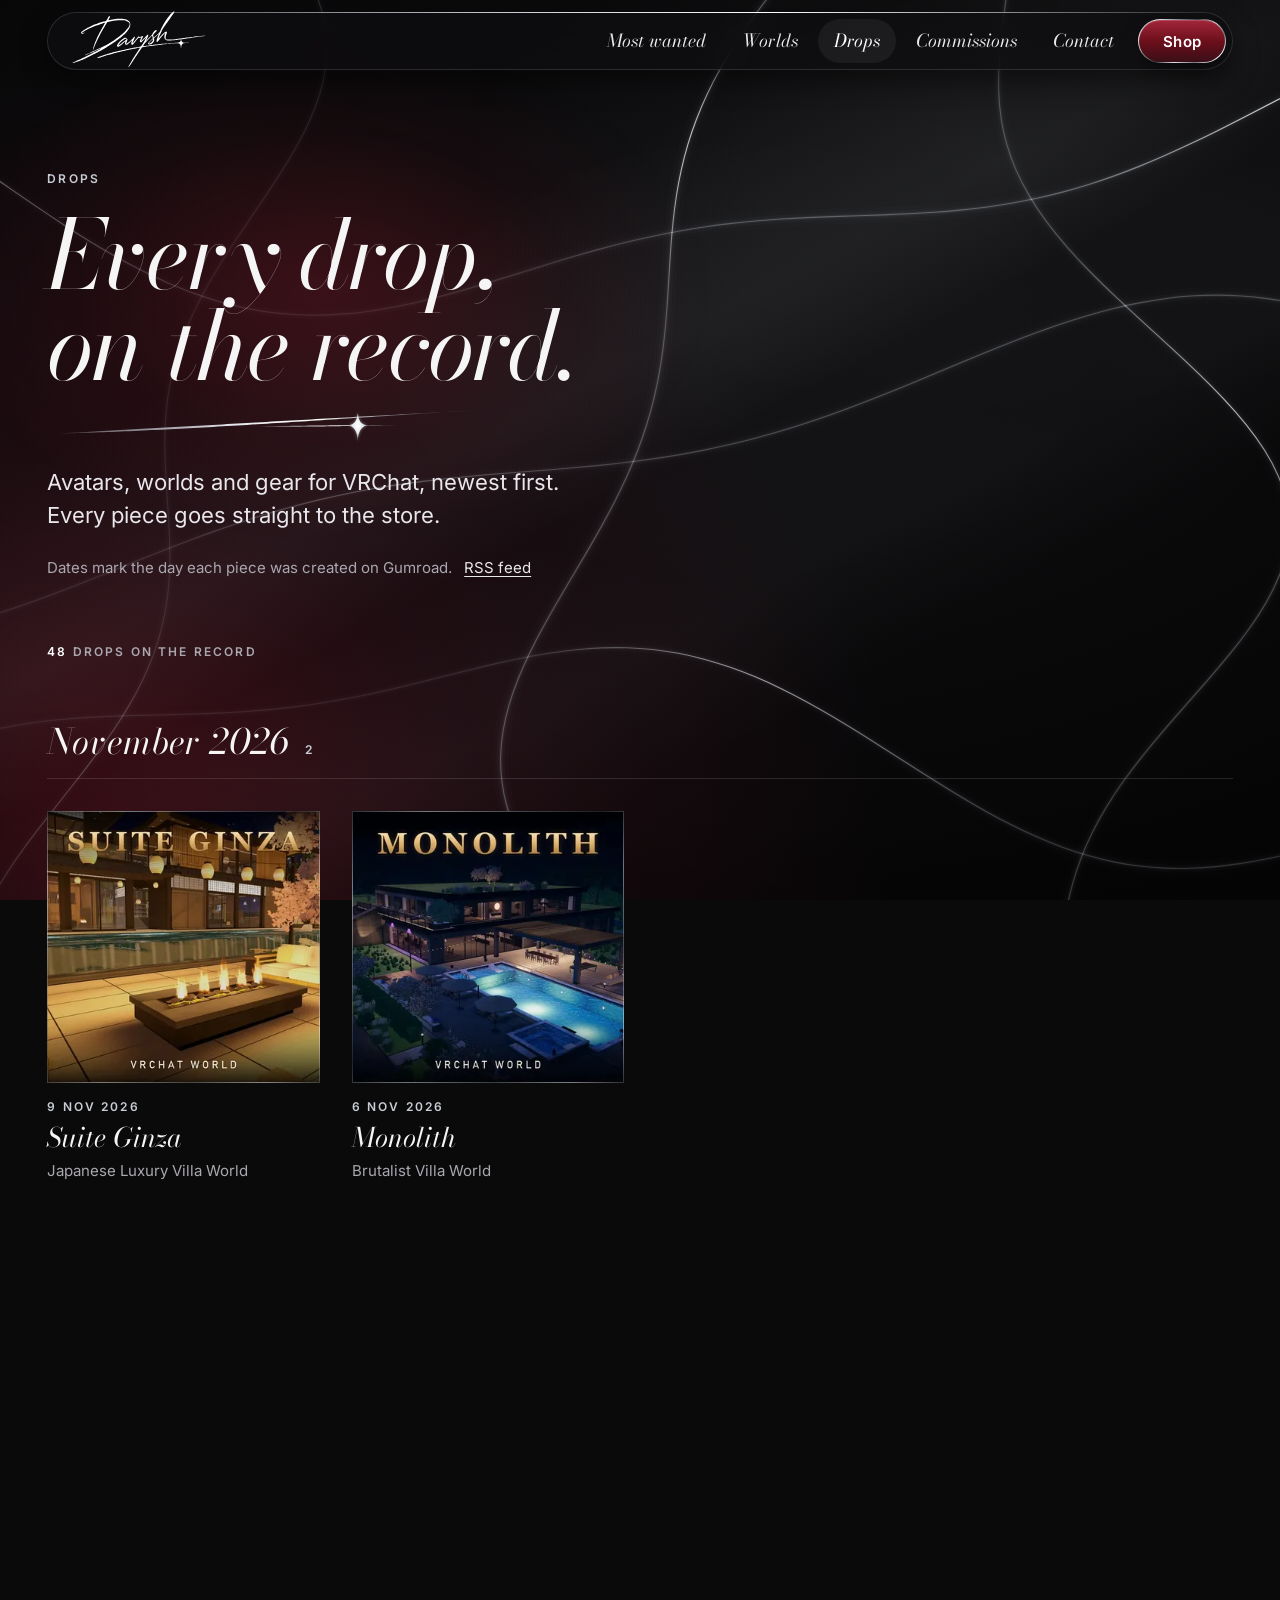
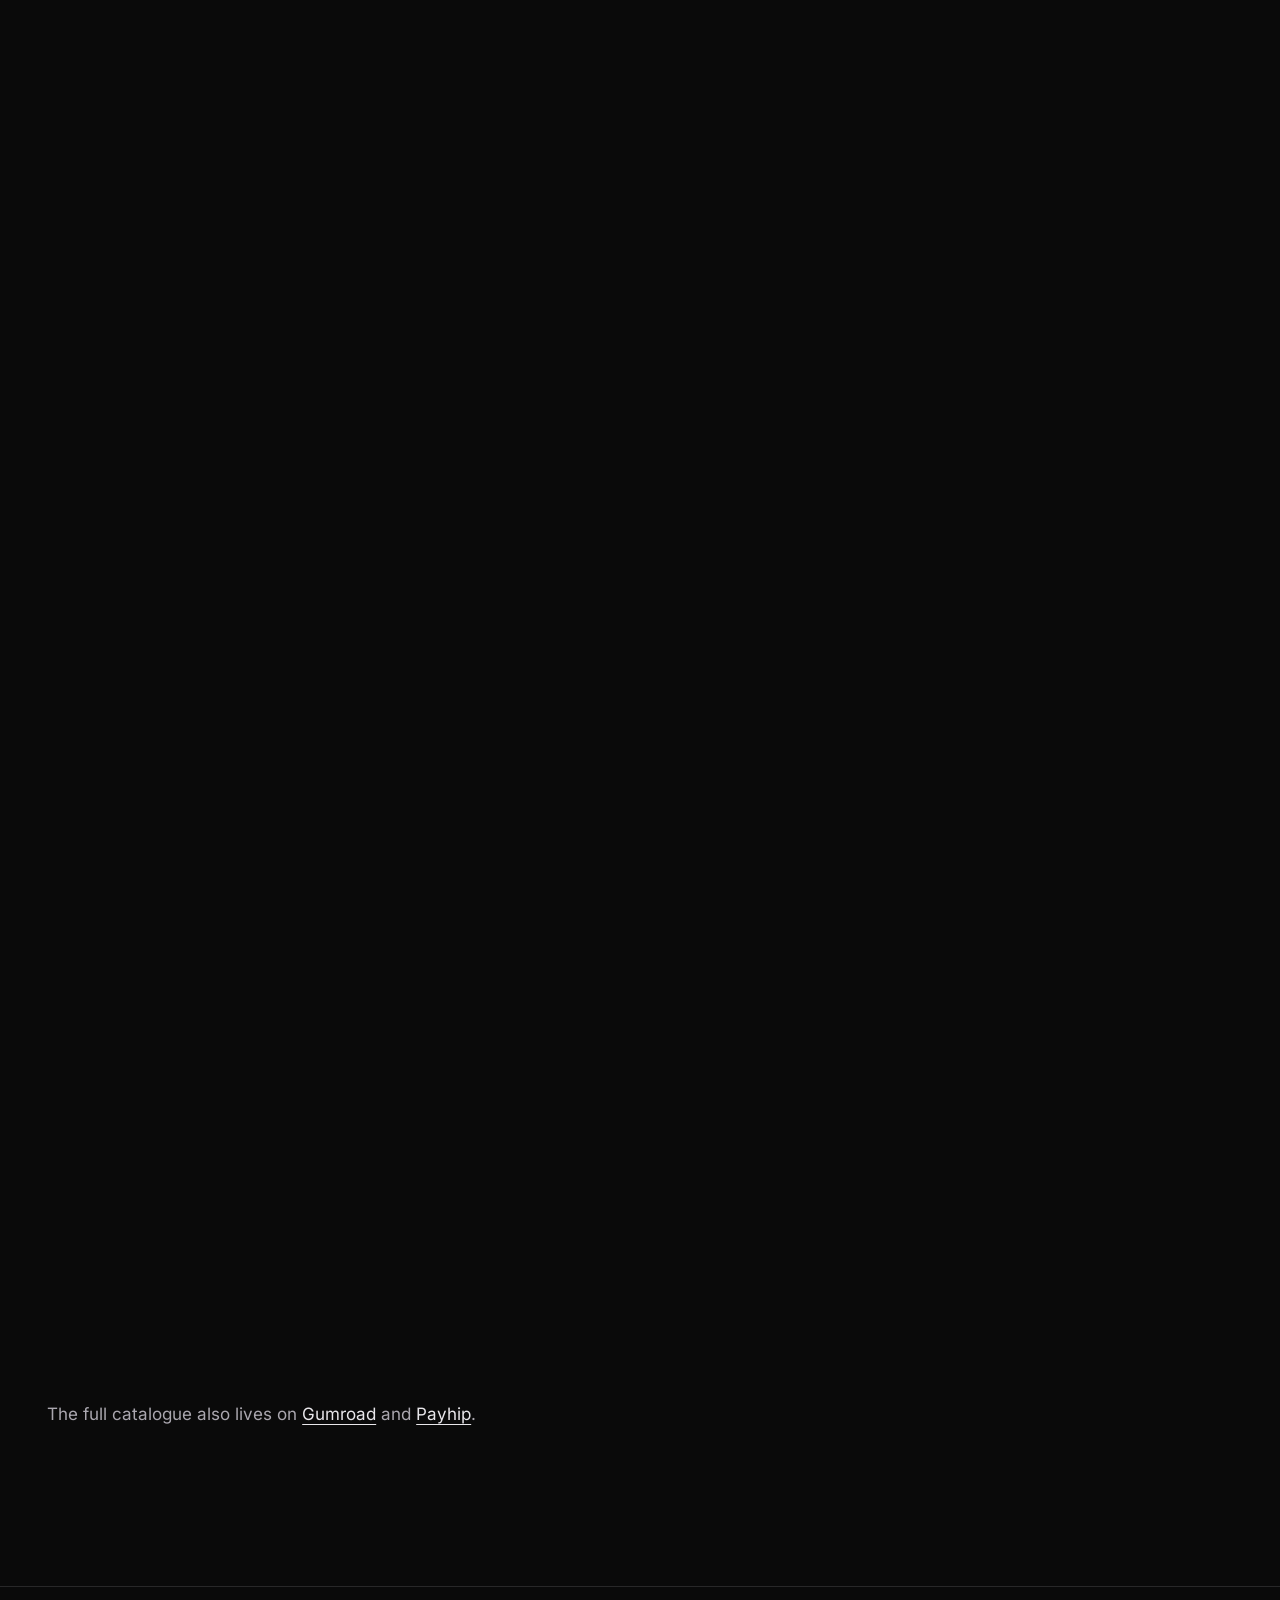
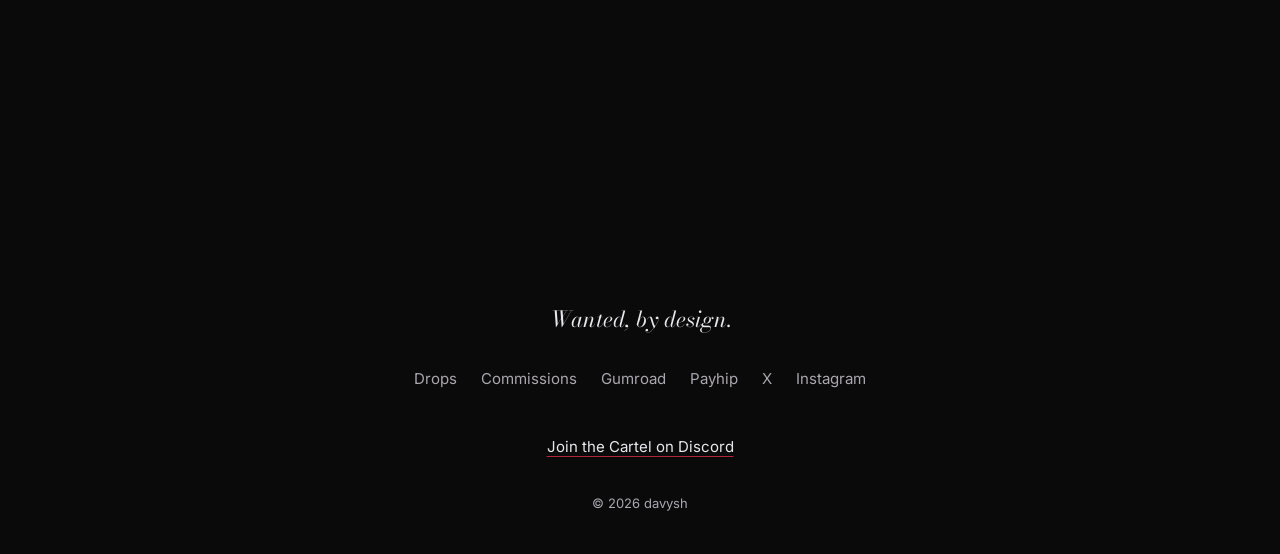
<file: drops/index.html>
<!doctype html>
<html lang="en">
<head>
<meta charset="utf-8">
<meta name="viewport" content="width=device-width, initial-scale=1">
<title>Drops — Every davysh VRChat Release, Newest First</title>
<meta name="description" content="Every davysh drop in one place: VRChat avatars, worlds, wearables and accessories, newest first, each linked straight to the store.">
<link rel="canonical" href="https://davysh.com/drops/">
<meta name="theme-color" content="#0A0A0A">
<meta name="color-scheme" content="dark">
<meta http-equiv="Content-Security-Policy" content="default-src 'self'; script-src 'self' 'sha256-Du+OJKJSbdUgz5nrHeWWINvez6XKDDU/tyj/5c2uvwo=' https://gc.zgo.at; style-src 'self'; img-src 'self' data: https://davysh.goatcounter.com; connect-src 'self' https://davysh.goatcounter.com; font-src 'self'; manifest-src 'self'; object-src 'none'; frame-src 'none'; base-uri 'self'; form-action 'none'; upgrade-insecure-requests">
<meta name="referrer" content="strict-origin-when-cross-origin">
<meta name="robots" content="index, follow, max-image-preview:large">
<meta name="author" content="davysh">
<meta property="og:type" content="website">
<meta property="og:site_name" content="davysh">
<meta property="og:locale" content="en_US">
<meta property="og:title" content="Drops — davysh. Wanted, by design.">
<meta property="og:description" content="Every davysh VRChat release, newest first.">
<meta property="og:url" content="https://davysh.com/drops/">
<meta property="og:image" content="https://davysh.com/og.jpg">
<meta property="og:image:width" content="1200">
<meta property="og:image:height" content="630">
<meta property="og:image:alt" content="davysh signature beside the masked Ghost VRChat avatar">
<meta name="twitter:card" content="summary_large_image">
<meta name="twitter:site" content="@Davysh_VRC">
<meta name="twitter:title" content="Drops — davysh. Wanted, by design.">
<meta name="twitter:description" content="Every davysh VRChat release, newest first.">
<meta name="twitter:image" content="https://davysh.com/og.jpg">
<link rel="icon" href="/brand/favicon.svg?v=32" type="image/svg+xml">
<link rel="icon" href="/brand/favicon-32.png?v=32" type="image/png" sizes="32x32">
<link rel="icon" href="/brand/favicon.ico?v=32" sizes="any">
<link rel="apple-touch-icon" href="/brand/favicon-180.png?v=32">
<link rel="manifest" href="/site.webmanifest?v=32">
<link rel="alternate" type="application/rss+xml" title="davysh drops" href="/drops/feed.xml">
<link rel="preload" href="/fonts/bodoni-moda-italic-latin.woff2" as="font" type="font/woff2" crossorigin>
<link rel="preload" href="/fonts/inter-latin.woff2" as="font" type="font/woff2" crossorigin>
<link rel="stylesheet" href="/styles.css">
<link rel="stylesheet" href="/bg.css">
<script>document.documentElement.classList.add('js')</script>
<script src="/analytics.js" defer></script>
<script type="application/ld+json">{"@context":"https://schema.org","@graph":[{"@type":"CollectionPage","@id":"https://davysh.com/drops/#webpage","url":"https://davysh.com/drops/","name":"Drops — Every davysh VRChat Release, Newest First","isPartOf":{"@id":"https://davysh.com/#website"},"about":{"@id":"https://davysh.com/#davysh"},"mainEntity":{"@id":"https://davysh.com/drops/#list"},"breadcrumb":{"@id":"https://davysh.com/drops/#breadcrumb"},"inLanguage":"en"},{"@type":"BreadcrumbList","@id":"https://davysh.com/drops/#breadcrumb","itemListElement":[{"@type":"ListItem","position":1,"name":"davysh","item":"https://davysh.com/"},{"@type":"ListItem","position":2,"name":"Drops","item":"https://davysh.com/drops/"}]}]}</script>
</head>
<body class="page-drops">
<a class="skip" href="#main">Skip to content</a>
<div class="sky" aria-hidden="true"></div>

<header class="bar">
  <nav class="pill" aria-label="Primary">
    <a class="pill-mark" href="/" aria-label="davysh, home"><img src="/brand/signature.svg" width="720" height="302" alt="davysh"></a>
    <ul class="pill-links">
      <li class="hide-sm"><a href="/#wanted">Most wanted</a></li>
      <li class="hide-sm"><a href="/#worlds">Worlds</a></li>
      <li><a href="/drops/" aria-current="page" data-goatcounter-click="click-drops-nav">Drops</a></li>
      <li><a href="/commissions/" data-goatcounter-click="click-commissions-nav">Commissions</a></li>
      <li class="hide-xs"><a href="/#cartel">Contact</a></li>
    </ul>
    <a class="btn btn-wine btn-sm" href="https://davysh.gumroad.com" rel="noopener" data-goatcounter-click="click-gumroad-nav">Shop</a>
  </nav>
</header>

<main id="main">
  <section class="cm-hero drops-hero" aria-labelledby="drops-page-title">
    <div class="cm-hero-copy">
      <p class="eyebrow">Drops</p>
      <h1 id="drops-page-title" class="cm-title">Every drop, <br>on the record.<span class="sr-only"> VRChat avatars, worlds and gear by davysh, newest first.</span></h1>
      <span class="divider divider-draw" aria-hidden="true"></span>
      <p class="cm-sub">Avatars, worlds and gear for VRChat, newest first. Every piece goes straight to the store.</p>
      <p class="drops-note">Dates mark the day each piece was created on Gumroad. <a href="/drops/feed.xml" data-goatcounter-click="click-drops-feed">RSS feed</a></p>
    </div>
  </section>

  <div class="drops-log"><!-- drops:page:start -->
    <p class="drops-count"><strong>48</strong> drops on the record</p>
    <section class="drop-month" aria-labelledby="m-2026-11">
      <h2 id="m-2026-11" class="drop-month-title">November 2026 <span class="drop-month-count">2</span></h2>
      <ul class="drop-grid">
        <li class="drop"><a class="drop-link" href="https://davysh.gumroad.com/l/SuiteGinza" rel="noopener" data-goatcounter-click="click-drop-suiteginza-drops"><span class="drop-plate"><img src="/drops/img/suiteginza-eb126f81-720.webp" srcset="/drops/img/suiteginza-eb126f81-360.webp 360w, /drops/img/suiteginza-eb126f81-720.webp 600w" sizes="(min-width: 1100px) 300px, (min-width: 700px) 30vw, 46vw" width="600" height="600" alt="Suite Ginza" loading="lazy" decoding="async"></span><time class="drop-date" datetime="2026-11-09">9 Nov 2026</time><span class="drop-name">Suite Ginza</span><span class="drop-kind">Japanese Luxury Villa World</span></a></li>
        <li class="drop"><a class="drop-link" href="https://davysh.gumroad.com/l/Monolith" rel="noopener" data-goatcounter-click="click-drop-monolith-drops"><span class="drop-plate"><img src="/drops/img/monolith-ea8b3540-720.webp" srcset="/drops/img/monolith-ea8b3540-360.webp 360w, /drops/img/monolith-ea8b3540-720.webp 600w" sizes="(min-width: 1100px) 300px, (min-width: 700px) 30vw, 46vw" width="600" height="600" alt="Monolith" loading="lazy" decoding="async"></span><time class="drop-date" datetime="2026-11-06">6 Nov 2026</time><span class="drop-name">Monolith</span><span class="drop-kind">Brutalist Villa World</span></a></li>
      </ul>
    </section>
    <section class="drop-month" aria-labelledby="m-2026-10">
      <h2 id="m-2026-10" class="drop-month-title">October 2026 <span class="drop-month-count">3</span></h2>
      <ul class="drop-grid">
        <li class="drop"><a class="drop-link" href="https://davysh.gumroad.com/l/slasher-vrchat-avatar" rel="noopener" data-goatcounter-click="click-drop-slasher-vrchat-avatar-drops"><span class="drop-plate"><img src="/drops/img/slasher-vrchat-avatar-0ebbb7d9-720.webp" srcset="/drops/img/slasher-vrchat-avatar-0ebbb7d9-360.webp 360w, /drops/img/slasher-vrchat-avatar-0ebbb7d9-720.webp 600w" sizes="(min-width: 1100px) 300px, (min-width: 700px) 30vw, 46vw" width="600" height="600" alt="Slasher" loading="lazy" decoding="async"></span><time class="drop-date" datetime="2026-10-23">23 Oct 2026</time><span class="drop-name">Slasher</span><span class="drop-kind">VRChat Avatar</span></a></li>
        <li class="drop"><a class="drop-link" href="https://davysh.gumroad.com/l/SuiteNile" rel="noopener" data-goatcounter-click="click-drop-suitenile-drops"><span class="drop-plate"><img src="/drops/img/suitenile-f93b896a-720.webp" srcset="/drops/img/suitenile-f93b896a-360.webp 360w, /drops/img/suitenile-f93b896a-720.webp 600w" sizes="(min-width: 1100px) 300px, (min-width: 700px) 30vw, 46vw" width="600" height="600" alt="Suite Nile" loading="lazy" decoding="async"></span><time class="drop-date" datetime="2026-10-18">18 Oct 2026</time><span class="drop-name">Suite Nile</span><span class="drop-kind">Egyptian Luxury Penthouse World</span></a></li>
        <li class="drop"><a class="drop-link" href="https://davysh.gumroad.com/l/ghost-vrchat-avatar" rel="noopener" data-goatcounter-click="click-drop-ghost-vrchat-avatar-drops"><span class="drop-plate"><img src="/drops/img/ghost-vrchat-avatar-55081702-720.webp" srcset="/drops/img/ghost-vrchat-avatar-55081702-360.webp 360w, /drops/img/ghost-vrchat-avatar-55081702-720.webp 600w" sizes="(min-width: 1100px) 300px, (min-width: 700px) 30vw, 46vw" width="600" height="600" alt="Ghost" loading="lazy" decoding="async"></span><time class="drop-date" datetime="2026-10-17">17 Oct 2026</time><span class="drop-name">Ghost</span><span class="drop-kind">VRChat Avatar</span></a></li>
      </ul>
    </section>
    <section class="drop-month" aria-labelledby="m-2026-09">
      <h2 id="m-2026-09" class="drop-month-title">September 2026 <span class="drop-month-count">9</span></h2>
      <ul class="drop-grid">
        <li class="drop"><a class="drop-link" href="https://davysh.gumroad.com/l/MASQUENOIR" rel="noopener" data-goatcounter-click="click-drop-masquenoir-drops"><span class="drop-plate"><img src="/drops/img/masquenoir-8b733eca-720.webp" srcset="/drops/img/masquenoir-8b733eca-360.webp 360w, /drops/img/masquenoir-8b733eca-720.webp 600w" sizes="(min-width: 1100px) 300px, (min-width: 700px) 30vw, 46vw" width="600" height="600" alt="Masque Noir" loading="lazy" decoding="async"></span><time class="drop-date" datetime="2026-09-27">27 Sep 2026</time><span class="drop-name">Masque Noir</span><span class="drop-kind">Infernal Mask Collection for VRChat</span></a></li>
        <li class="drop"><a class="drop-link" href="https://davysh.gumroad.com/l/suitelumiere" rel="noopener" data-goatcounter-click="click-drop-suitelumiere-drops"><span class="drop-plate"><img src="/drops/img/suitelumiere-72f4f916-720.webp" srcset="/drops/img/suitelumiere-72f4f916-360.webp 360w, /drops/img/suitelumiere-72f4f916-720.webp 600w" sizes="(min-width: 1100px) 300px, (min-width: 700px) 30vw, 46vw" width="600" height="600" alt="Suite Lumière" loading="lazy" decoding="async"></span><time class="drop-date" datetime="2026-09-27">27 Sep 2026</time><span class="drop-name">Suite Lumière</span><span class="drop-kind">Paris Romance Suite World</span></a></li>
        <li class="drop"><a class="drop-link" href="https://davysh.gumroad.com/l/scarlettroomVRC" rel="noopener" data-goatcounter-click="click-drop-scarlettroomvrc-drops"><span class="drop-plate"><img src="/drops/img/scarlettroomvrc-5ad7d96e-720.webp" srcset="/drops/img/scarlettroomvrc-5ad7d96e-360.webp 360w, /drops/img/scarlettroomvrc-5ad7d96e-720.webp 600w" sizes="(min-width: 1100px) 300px, (min-width: 700px) 30vw, 46vw" width="600" height="600" alt="Scarlett Room" loading="lazy" decoding="async"></span><time class="drop-date" datetime="2026-09-25">25 Sep 2026</time><span class="drop-name">Scarlett Room</span><span class="drop-kind">Unholy Club World</span></a></li>
        <li class="drop"><a class="drop-link" href="https://davysh.gumroad.com/l/elmkmp" rel="noopener" data-goatcounter-click="click-drop-elmkmp-drops"><span class="drop-plate"><img src="/drops/img/elmkmp-9222bbc1-720.webp" srcset="/drops/img/elmkmp-9222bbc1-360.webp 360w, /drops/img/elmkmp-9222bbc1-720.webp 600w" sizes="(min-width: 1100px) 300px, (min-width: 700px) 30vw, 46vw" width="600" height="600" alt="Sneaker Collection" loading="lazy" decoding="async"></span><time class="drop-date" datetime="2026-09-22">22 Sep 2026</time><span class="drop-name">Sneaker Collection</span><span class="drop-kind">7 Pairs for VRChat</span></a></li>
        <li class="drop"><a class="drop-link" href="https://davysh.gumroad.com/l/cybajm" rel="noopener" data-goatcounter-click="click-drop-cybajm-drops"><span class="drop-plate"><img src="/drops/img/cybajm-81d9a2de-720.webp" srcset="/drops/img/cybajm-81d9a2de-360.webp 360w, /drops/img/cybajm-81d9a2de-720.webp 600w" sizes="(min-width: 1100px) 300px, (min-width: 700px) 30vw, 46vw" width="600" height="600" alt="Heels Collection" loading="lazy" decoding="async"></span><time class="drop-date" datetime="2026-09-22">22 Sep 2026</time><span class="drop-name">Heels Collection</span><span class="drop-kind">5 Pairs for VRChat</span></a></li>
        <li class="drop"><a class="drop-link" href="https://davysh.gumroad.com/l/vqpvw" rel="noopener" data-goatcounter-click="click-drop-vqpvw-drops"><span class="drop-plate"><img src="/drops/img/vqpvw-ac9ff5a5-720.webp" srcset="/drops/img/vqpvw-ac9ff5a5-360.webp 360w, /drops/img/vqpvw-ac9ff5a5-720.webp 600w" sizes="(min-width: 1100px) 300px, (min-width: 700px) 30vw, 46vw" width="600" height="600" alt="Eyewear Vault" loading="lazy" decoding="async"></span><time class="drop-date" datetime="2026-09-22">22 Sep 2026</time><span class="drop-name">Eyewear Vault</span><span class="drop-kind">15 Frames for VRChat</span></a></li>
        <li class="drop"><a class="drop-link" href="https://davysh.gumroad.com/l/VIPERANOIR" rel="noopener" data-goatcounter-click="click-drop-viperanoir-drops"><span class="drop-plate"><img src="/drops/img/viperanoir-8d99374e-720.webp" srcset="/drops/img/viperanoir-8d99374e-360.webp 360w, /drops/img/viperanoir-8d99374e-720.webp 600w" sizes="(min-width: 1100px) 300px, (min-width: 700px) 30vw, 46vw" width="600" height="600" alt="Vipera Noir" loading="lazy" decoding="async"></span><time class="drop-date" datetime="2026-09-21">21 Sep 2026</time><span class="drop-name">Vipera Noir</span><span class="drop-kind">Serpent Corset for VRChat</span></a></li>
        <li class="drop"><a class="drop-link" href="https://davysh.gumroad.com/l/suiteember" rel="noopener" data-goatcounter-click="click-drop-suiteember-drops"><span class="drop-plate"><img src="/drops/img/suiteember-90157ab7-720.webp" srcset="/drops/img/suiteember-90157ab7-360.webp 360w, /drops/img/suiteember-90157ab7-720.webp 600w" sizes="(min-width: 1100px) 300px, (min-width: 700px) 30vw, 46vw" width="600" height="600" alt="Suite Ember" loading="lazy" decoding="async"></span><time class="drop-date" datetime="2026-09-18">18 Sep 2026</time><span class="drop-name">Suite Ember</span><span class="drop-kind">Dark Luxury Spa World</span></a></li>
        <li class="drop"><a class="drop-link" href="https://davysh.gumroad.com/l/zafir-vrchat-avatar" rel="noopener" data-goatcounter-click="click-drop-zafir-vrchat-avatar-drops"><span class="drop-plate"><img src="/drops/img/zafir-vrchat-avatar-6c05bb36-720.webp" srcset="/drops/img/zafir-vrchat-avatar-6c05bb36-360.webp 360w, /drops/img/zafir-vrchat-avatar-6c05bb36-720.webp 600w" sizes="(min-width: 1100px) 300px, (min-width: 700px) 30vw, 46vw" width="600" height="600" alt="Zafir" loading="lazy" decoding="async"></span><time class="drop-date" datetime="2026-09-11">11 Sep 2026</time><span class="drop-name">Zafir</span><span class="drop-kind">VRChat Avatar</span></a></li>
      </ul>
    </section>
    <section class="drop-month" aria-labelledby="m-2026-08">
      <h2 id="m-2026-08" class="drop-month-title">August 2026 <span class="drop-month-count">8</span></h2>
      <ul class="drop-grid">
        <li class="drop"><a class="drop-link" href="https://davysh.gumroad.com/l/NAJANOIR" rel="noopener" data-goatcounter-click="click-drop-najanoir-drops"><span class="drop-plate"><img src="/drops/img/najanoir-1ad493e1-720.webp" srcset="/drops/img/najanoir-1ad493e1-360.webp 360w, /drops/img/najanoir-1ad493e1-720.webp 600w" sizes="(min-width: 1100px) 300px, (min-width: 700px) 30vw, 46vw" width="600" height="600" alt="Naja Noir" loading="lazy" decoding="async"></span><time class="drop-date" datetime="2026-08-31">31 Aug 2026</time><span class="drop-name">Naja Noir</span><span class="drop-kind">Cobra Heels for VRChat</span></a></li>
        <li class="drop"><a class="drop-link" href="https://davysh.gumroad.com/l/FAUVENOIR" rel="noopener" data-goatcounter-click="click-drop-fauvenoir-drops"><span class="drop-plate"><img src="/drops/img/fauvenoir-ec916846-720.webp" srcset="/drops/img/fauvenoir-ec916846-360.webp 360w, /drops/img/fauvenoir-ec916846-720.webp 600w" sizes="(min-width: 1100px) 300px, (min-width: 700px) 30vw, 46vw" width="600" height="600" alt="Fauve Noir" loading="lazy" decoding="async"></span><time class="drop-date" datetime="2026-08-30">30 Aug 2026</time><span class="drop-name">Fauve Noir</span><span class="drop-kind">Tiger-Print Cropped Jacket for VRChat</span></a></li>
        <li class="drop"><a class="drop-link" href="https://davysh.gumroad.com/l/Aurelis" rel="noopener" data-goatcounter-click="click-drop-aurelis-drops"><span class="drop-plate"><img src="/drops/img/aurelis-03dc1bc3-720.webp" srcset="/drops/img/aurelis-03dc1bc3-360.webp 360w, /drops/img/aurelis-03dc1bc3-720.webp 600w" sizes="(min-width: 1100px) 300px, (min-width: 700px) 30vw, 46vw" width="600" height="600" alt="Aurelis" loading="lazy" decoding="async"></span><time class="drop-date" datetime="2026-08-29">29 Aug 2026</time><span class="drop-name">Aurelis</span><span class="drop-kind">Animated Crown Wings for VRChat</span></a></li>
        <li class="drop"><a class="drop-link" href="https://davysh.gumroad.com/l/Astreia" rel="noopener" data-goatcounter-click="click-drop-astreia-drops"><span class="drop-plate"><img src="/drops/img/astreia-4747568f-720.webp" srcset="/drops/img/astreia-4747568f-360.webp 360w, /drops/img/astreia-4747568f-720.webp 600w" sizes="(min-width: 1100px) 300px, (min-width: 700px) 30vw, 46vw" width="600" height="600" alt="Astreia" loading="lazy" decoding="async"></span><time class="drop-date" datetime="2026-08-28">28 Aug 2026</time><span class="drop-name">Astreia</span><span class="drop-kind">Butterfly Heels for VRChat</span></a></li>
        <li class="drop"><a class="drop-link" href="https://davysh.gumroad.com/l/VANTA" rel="noopener" data-goatcounter-click="click-drop-vanta-drops"><span class="drop-plate"><img src="/drops/img/vanta-8a382a98-720.webp" srcset="/drops/img/vanta-8a382a98-360.webp 360w, /drops/img/vanta-8a382a98-720.webp 600w" sizes="(min-width: 1100px) 300px, (min-width: 700px) 30vw, 46vw" width="600" height="600" alt="Vanta-01" loading="lazy" decoding="async"></span><time class="drop-date" datetime="2026-08-26">26 Aug 2026</time><span class="drop-name">Vanta-01</span><span class="drop-kind">Sneakers for VRChat</span></a></li>
        <li class="drop"><a class="drop-link" href="https://davysh.gumroad.com/l/SERAPHINE" rel="noopener" data-goatcounter-click="click-drop-seraphine-drops"><span class="drop-plate"><img src="/drops/img/seraphine-a584fee6-720.webp" srcset="/drops/img/seraphine-a584fee6-360.webp 360w, /drops/img/seraphine-a584fee6-720.webp 600w" sizes="(min-width: 1100px) 300px, (min-width: 700px) 30vw, 46vw" width="600" height="600" alt="Seraphine-9" loading="lazy" decoding="async"></span><time class="drop-date" datetime="2026-08-26">26 Aug 2026</time><span class="drop-name">Seraphine-9</span><span class="drop-kind">Sneakers for VRChat</span></a></li>
        <li class="drop"><a class="drop-link" href="https://davysh.gumroad.com/l/NULLRUNNER" rel="noopener" data-goatcounter-click="click-drop-nullrunner-drops"><span class="drop-plate"><img src="/drops/img/nullrunner-a00146b4-720.webp" srcset="/drops/img/nullrunner-a00146b4-360.webp 360w, /drops/img/nullrunner-a00146b4-720.webp 600w" sizes="(min-width: 1100px) 300px, (min-width: 700px) 30vw, 46vw" width="600" height="600" alt="Null Runner" loading="lazy" decoding="async"></span><time class="drop-date" datetime="2026-08-26">26 Aug 2026</time><span class="drop-name">Null Runner</span><span class="drop-kind">Sneakers for VRChat</span></a></li>
        <li class="drop"><a class="drop-link" href="https://davysh.gumroad.com/l/IsisVRC" rel="noopener" data-goatcounter-click="click-drop-isisvrc-drops"><span class="drop-plate"><img src="/drops/img/isisvrc-d164d3ee-720.webp" srcset="/drops/img/isisvrc-d164d3ee-360.webp 360w, /drops/img/isisvrc-d164d3ee-720.webp 600w" sizes="(min-width: 1100px) 300px, (min-width: 700px) 30vw, 46vw" width="600" height="600" alt="Isis" loading="lazy" decoding="async"></span><time class="drop-date" datetime="2026-08-07">7 Aug 2026</time><span class="drop-name">Isis</span><span class="drop-kind">VRChat Avatar</span></a></li>
      </ul>
    </section>
    <section class="drop-month" aria-labelledby="m-2026-07">
      <h2 id="m-2026-07" class="drop-month-title">July 2026 <span class="drop-month-count">10</span></h2>
      <ul class="drop-grid">
        <li class="drop"><a class="drop-link" href="https://davysh.gumroad.com/l/SovereignNoir" rel="noopener" data-goatcounter-click="click-drop-sovereignnoir-drops"><span class="drop-plate"><img src="/drops/img/sovereignnoir-f77a58ba-720.webp" srcset="/drops/img/sovereignnoir-f77a58ba-360.webp 360w, /drops/img/sovereignnoir-f77a58ba-720.webp 600w" sizes="(min-width: 1100px) 300px, (min-width: 700px) 30vw, 46vw" width="600" height="600" alt="Sovereign Noir" loading="lazy" decoding="async"></span><time class="drop-date" datetime="2026-07-27">27 Jul 2026</time><span class="drop-name">Sovereign Noir</span><span class="drop-kind">7-Piece Dark Outfit Set for VRChat</span></a></li>
        <li class="drop"><a class="drop-link" href="https://davysh.gumroad.com/l/DaemonVR" rel="noopener" data-goatcounter-click="click-drop-daemonvr-drops"><span class="drop-plate"><img src="/drops/img/daemonvr-f426935e-720.webp" srcset="/drops/img/daemonvr-f426935e-360.webp 360w, /drops/img/daemonvr-f426935e-720.webp 600w" sizes="(min-width: 1100px) 300px, (min-width: 700px) 30vw, 46vw" width="600" height="600" alt="Daemon" loading="lazy" decoding="async"></span><time class="drop-date" datetime="2026-07-25">25 Jul 2026</time><span class="drop-name">Daemon</span><span class="drop-kind">VRChat Avatar</span></a></li>
        <li class="drop"><a class="drop-link" href="https://davysh.gumroad.com/l/Tyrant" rel="noopener" data-goatcounter-click="click-drop-tyrant-drops"><span class="drop-plate"><img src="/drops/img/tyrant-0a05185b-720.webp" srcset="/drops/img/tyrant-0a05185b-360.webp 360w, /drops/img/tyrant-0a05185b-720.webp 600w" sizes="(min-width: 1100px) 300px, (min-width: 700px) 30vw, 46vw" width="600" height="600" alt="Tyrant’s Thorn Diadem" loading="lazy" decoding="async"></span><time class="drop-date" datetime="2026-07-18">18 Jul 2026</time><span class="drop-name">Tyrant’s Thorn Diadem</span><span class="drop-kind">VRChat Crown Asset</span></a></li>
        <li class="drop"><a class="drop-link" href="https://davysh.gumroad.com/l/CaudaNoir" rel="noopener" data-goatcounter-click="click-drop-caudanoir-drops"><span class="drop-plate"><img src="/drops/img/caudanoir-64ffbbfc-720.webp" srcset="/drops/img/caudanoir-64ffbbfc-360.webp 360w, /drops/img/caudanoir-64ffbbfc-720.webp 600w" sizes="(min-width: 1100px) 300px, (min-width: 700px) 30vw, 46vw" width="600" height="600" alt="Cauda Noir" loading="lazy" decoding="async"></span><time class="drop-date" datetime="2026-07-17">17 Jul 2026</time><span class="drop-name">Cauda Noir</span><span class="drop-kind">Armored Spine Tail for VRChat</span></a></li>
        <li class="drop"><a class="drop-link" href="https://davysh.gumroad.com/l/Shiryu" rel="noopener" data-goatcounter-click="click-drop-shiryu-drops"><span class="drop-plate"><img src="/drops/img/shiryu-096219c4-720.webp" srcset="/drops/img/shiryu-096219c4-360.webp 360w, /drops/img/shiryu-096219c4-720.webp 600w" sizes="(min-width: 1100px) 300px, (min-width: 700px) 30vw, 46vw" width="600" height="600" alt="Shiryu" loading="lazy" decoding="async"></span><time class="drop-date" datetime="2026-07-14">14 Jul 2026</time><span class="drop-name">Shiryu</span><span class="drop-kind">VRChat Avatar</span></a></li>
        <li class="drop"><a class="drop-link" href="https://davysh.gumroad.com/l/Vaeltharys" rel="noopener" data-goatcounter-click="click-drop-vaeltharys-drops"><span class="drop-plate"><img src="/drops/img/vaeltharys-9625c76f-720.webp" srcset="/drops/img/vaeltharys-9625c76f-360.webp 360w, /drops/img/vaeltharys-9625c76f-720.webp 600w" sizes="(min-width: 1100px) 300px, (min-width: 700px) 30vw, 46vw" width="600" height="600" alt="Vaeltharys" loading="lazy" decoding="async"></span><time class="drop-date" datetime="2026-07-09">9 Jul 2026</time><span class="drop-name">Vaeltharys</span><span class="drop-kind">VRChat Dagger</span></a></li>
        <li class="drop"><a class="drop-link" href="https://davysh.gumroad.com/l/EMBERSTEEL" rel="noopener" data-goatcounter-click="click-drop-embersteel-drops"><span class="drop-plate"><img src="/drops/img/embersteel-a5fb5f9f-720.webp" srcset="/drops/img/embersteel-a5fb5f9f-360.webp 360w, /drops/img/embersteel-a5fb5f9f-720.webp 600w" sizes="(min-width: 1100px) 300px, (min-width: 700px) 30vw, 46vw" width="600" height="600" alt="Embersteel Crown" loading="lazy" decoding="async"></span><time class="drop-date" datetime="2026-07-08">8 Jul 2026</time><span class="drop-name">Embersteel Crown</span><span class="drop-kind">VRChat Accessory (Free in Discord)</span></a></li>
        <li class="drop"><a class="drop-link" href="https://davysh.gumroad.com/l/fiorenegro" rel="noopener" data-goatcounter-click="click-drop-fiorenegro-drops"><span class="drop-plate"><img src="/drops/img/fiorenegro-acca9ca5-720.webp" srcset="/drops/img/fiorenegro-acca9ca5-360.webp 360w, /drops/img/fiorenegro-acca9ca5-720.webp 600w" sizes="(min-width: 1100px) 300px, (min-width: 700px) 30vw, 46vw" width="600" height="600" alt="Fiore Nero" loading="lazy" decoding="async"></span><time class="drop-date" datetime="2026-07-07">7 Jul 2026</time><span class="drop-name">Fiore Nero</span><span class="drop-kind">Free in Discord · Luxury Ring for VRChat</span></a></li>
        <li class="drop"><a class="drop-link" href="https://davysh.gumroad.com/l/BOUFFON" rel="noopener" data-goatcounter-click="click-drop-bouffon-drops"><span class="drop-plate"><img src="/drops/img/bouffon-b095d4bb-720.webp" srcset="/drops/img/bouffon-b095d4bb-360.webp 360w, /drops/img/bouffon-b095d4bb-720.webp 600w" sizes="(min-width: 1100px) 300px, (min-width: 700px) 30vw, 46vw" width="600" height="600" alt="Le Bouffon" loading="lazy" decoding="async"></span><time class="drop-date" datetime="2026-07-06">6 Jul 2026</time><span class="drop-name">Le Bouffon</span><span class="drop-kind">Jester Hat Accessory for VRChat</span></a></li>
        <li class="drop"><a class="drop-link" href="https://davysh.gumroad.com/l/COURONNE" rel="noopener" data-goatcounter-click="click-drop-couronne-drops"><span class="drop-plate"><img src="/drops/img/couronne-f6ca413b-720.webp" srcset="/drops/img/couronne-f6ca413b-360.webp 360w, /drops/img/couronne-f6ca413b-720.webp 600w" sizes="(min-width: 1100px) 300px, (min-width: 700px) 30vw, 46vw" width="600" height="600" alt="La Couronne Fanée" loading="lazy" decoding="async"></span><time class="drop-date" datetime="2026-07-05">5 Jul 2026</time><span class="drop-name">La Couronne Fanée</span><span class="drop-kind">Luxury Accessory for VRChat</span></a></li>
      </ul>
    </section>
    <section class="drop-month" aria-labelledby="m-2026-06">
      <h2 id="m-2026-06" class="drop-month-title">June 2026 <span class="drop-month-count">4</span></h2>
      <ul class="drop-grid">
        <li class="drop"><a class="drop-link" href="https://davysh.gumroad.com/l/Marta" rel="noopener" data-goatcounter-click="click-drop-marta-drops"><span class="drop-plate"><img src="/drops/img/marta-0f45b509-720.webp" srcset="/drops/img/marta-0f45b509-360.webp 360w, /drops/img/marta-0f45b509-720.webp 600w" sizes="(min-width: 1100px) 300px, (min-width: 700px) 30vw, 46vw" width="600" height="600" alt="Marta" loading="lazy" decoding="async"></span><time class="drop-date" datetime="2026-06-27">27 Jun 2026</time><span class="drop-name">Marta</span><span class="drop-kind">VRChat Avatar</span></a></li>
        <li class="drop"><a class="drop-link" href="https://davysh.gumroad.com/l/67" rel="noopener" data-goatcounter-click="click-drop-67-drops"><span class="drop-plate"><img src="/drops/img/67-5ac23219-720.webp" srcset="/drops/img/67-5ac23219-360.webp 360w, /drops/img/67-5ac23219-720.webp 600w" sizes="(min-width: 1100px) 300px, (min-width: 700px) 30vw, 46vw" width="600" height="600" alt="67 Glasses" loading="lazy" decoding="async"></span><time class="drop-date" datetime="2026-06-26">26 Jun 2026</time><span class="drop-name">67 Glasses</span><span class="drop-kind">VRChat Wearable</span></a></li>
        <li class="drop"><a class="drop-link" href="https://davysh.gumroad.com/l/Michael" rel="noopener" data-goatcounter-click="click-drop-michael-drops"><span class="drop-plate"><img src="/drops/img/michael-54290a25-720.webp" srcset="/drops/img/michael-54290a25-360.webp 360w, /drops/img/michael-54290a25-720.webp 600w" sizes="(min-width: 1100px) 300px, (min-width: 700px) 30vw, 46vw" width="600" height="600" alt="Mikael" loading="lazy" decoding="async"></span><time class="drop-date" datetime="2026-06-18">18 Jun 2026</time><span class="drop-name">Mikael</span><span class="drop-kind">VRChat Avatar</span></a></li>
        <li class="drop"><a class="drop-link" href="https://davysh.gumroad.com/l/ChromeEclipseVisor" rel="noopener" data-goatcounter-click="click-drop-chromeeclipsevisor-drops"><span class="drop-plate"><img src="/drops/img/chromeeclipsevisor-2ba88556-720.webp" srcset="/drops/img/chromeeclipsevisor-2ba88556-360.webp 360w, /drops/img/chromeeclipsevisor-2ba88556-720.webp 600w" sizes="(min-width: 1100px) 300px, (min-width: 700px) 30vw, 46vw" width="600" height="600" alt="Chrome Eclipse Visor" loading="lazy" decoding="async"></span><time class="drop-date" datetime="2026-06-10">10 Jun 2026</time><span class="drop-name">Chrome Eclipse Visor</span><span class="drop-kind">VRChat Glasses</span></a></li>
      </ul>
    </section>
    <section class="drop-month" aria-labelledby="m-2026-05">
      <h2 id="m-2026-05" class="drop-month-title">May 2026 <span class="drop-month-count">2</span></h2>
      <ul class="drop-grid">
        <li class="drop"><a class="drop-link" href="https://davysh.gumroad.com/l/Peter" rel="noopener" data-goatcounter-click="click-drop-peter-drops"><span class="drop-plate"><img src="/drops/img/peter-a4056649-720.webp" srcset="/drops/img/peter-a4056649-360.webp 360w, /drops/img/peter-a4056649-720.webp 600w" sizes="(min-width: 1100px) 300px, (min-width: 700px) 30vw, 46vw" width="600" height="600" alt="Peter" loading="lazy" decoding="async"></span><time class="drop-date" datetime="2026-05-15">15 May 2026</time><span class="drop-name">Peter</span><span class="drop-kind">VRChat Avatar</span></a></li>
        <li class="drop"><a class="drop-link" href="https://davysh.gumroad.com/l/Daniel" rel="noopener" data-goatcounter-click="click-drop-daniel-drops"><span class="drop-plate"><img src="/drops/img/daniel-eeb42934-720.webp" srcset="/drops/img/daniel-eeb42934-360.webp 360w, /drops/img/daniel-eeb42934-720.webp 600w" sizes="(min-width: 1100px) 300px, (min-width: 700px) 30vw, 46vw" width="600" height="600" alt="Daniel" loading="lazy" decoding="async"></span><time class="drop-date" datetime="2026-05-04">4 May 2026</time><span class="drop-name">Daniel</span><span class="drop-kind">VRChat Avatar</span></a></li>
      </ul>
    </section>
    <section class="drop-month" aria-labelledby="m-2026-04">
      <h2 id="m-2026-04" class="drop-month-title">April 2026 <span class="drop-month-count">10</span></h2>
      <ul class="drop-grid">
        <li class="drop"><a class="drop-link" href="https://davysh.gumroad.com/l/ChromePhantom" rel="noopener" data-goatcounter-click="click-drop-chromephantom-drops"><span class="drop-plate"><img src="/drops/img/chromephantom-11d491ce-720.webp" srcset="/drops/img/chromephantom-11d491ce-360.webp 360w, /drops/img/chromephantom-11d491ce-720.webp 600w" sizes="(min-width: 1100px) 300px, (min-width: 700px) 30vw, 46vw" width="600" height="600" alt="Chrome Phantom" loading="lazy" decoding="async"></span><time class="drop-date" datetime="2026-04-27">27 Apr 2026</time><span class="drop-name">Chrome Phantom</span><span class="drop-kind">Sneakers For VRChat</span></a></li>
        <li class="drop"><a class="drop-link" href="https://davysh.gumroad.com/l/Jake" rel="noopener" data-goatcounter-click="click-drop-jake-drops"><span class="drop-plate"><img src="/drops/img/jake-1355680f-720.webp" srcset="/drops/img/jake-1355680f-360.webp 360w, /drops/img/jake-1355680f-720.webp 600w" sizes="(min-width: 1100px) 300px, (min-width: 700px) 30vw, 46vw" width="600" height="600" alt="Jake" loading="lazy" decoding="async"></span><time class="drop-date" datetime="2026-04-27">27 Apr 2026</time><span class="drop-name">Jake</span><span class="drop-kind">VRChat Avatar</span></a></li>
        <li class="drop"><a class="drop-link" href="https://davysh.gumroad.com/l/BOOSTED" rel="noopener" data-goatcounter-click="click-drop-boosted-drops"><span class="drop-plate"><img src="/drops/img/boosted-d140de9b-720.webp" srcset="/drops/img/boosted-d140de9b-360.webp 360w, /drops/img/boosted-d140de9b-720.webp 600w" sizes="(min-width: 1100px) 300px, (min-width: 700px) 30vw, 46vw" width="600" height="600" alt="Draconis Noir" loading="lazy" decoding="async"></span><time class="drop-date" datetime="2026-04-10">10 Apr 2026</time><span class="drop-name">Draconis Noir</span><span class="drop-kind">Boosted Gear Gauntlet</span></a></li>
        <li class="drop"><a class="drop-link" href="https://davysh.gumroad.com/l/lovesick" rel="noopener" data-goatcounter-click="click-drop-lovesick-drops"><span class="drop-plate"><img src="/drops/img/lovesick-5484d686-720.webp" srcset="/drops/img/lovesick-5484d686-360.webp 360w, /drops/img/lovesick-5484d686-720.webp 600w" sizes="(min-width: 1100px) 300px, (min-width: 700px) 30vw, 46vw" width="600" height="600" alt="Lovesick Mask" loading="lazy" decoding="async"></span><time class="drop-date" datetime="2026-04-08">8 Apr 2026</time><span class="drop-name">Lovesick Mask</span><span class="drop-kind">VRChat Avatar Accessory</span></a></li>
        <li class="drop"><a class="drop-link" href="https://davysh.gumroad.com/l/deathrites" rel="noopener" data-goatcounter-click="click-drop-deathrites-drops"><span class="drop-plate"><img src="/drops/img/deathrites-7ea985ef-720.webp" srcset="/drops/img/deathrites-7ea985ef-360.webp 360w, /drops/img/deathrites-7ea985ef-720.webp 600w" sizes="(min-width: 1100px) 300px, (min-width: 700px) 30vw, 46vw" width="600" height="600" alt="Death Rites" loading="lazy" decoding="async"></span><time class="drop-date" datetime="2026-04-08">8 Apr 2026</time><span class="drop-name">Death Rites</span><span class="drop-kind">Triple Scythe Collection</span></a></li>
        <li class="drop"><a class="drop-link" href="https://davysh.gumroad.com/l/chromenoir2" rel="noopener" data-goatcounter-click="click-drop-chromenoir2-drops"><span class="drop-plate"><img src="/drops/img/chromenoir2-1c8a3206-720.webp" srcset="/drops/img/chromenoir2-1c8a3206-360.webp 360w, /drops/img/chromenoir2-1c8a3206-720.webp 600w" sizes="(min-width: 1100px) 300px, (min-width: 700px) 30vw, 46vw" width="600" height="600" alt="Chrome Noir Eyewear Vol. 2" loading="lazy" decoding="async"></span><time class="drop-date" datetime="2026-04-07">7 Apr 2026</time><span class="drop-name">Chrome Noir Eyewear Vol. 2</span></a></li>
        <li class="drop"><a class="drop-link" href="https://davysh.gumroad.com/l/phantomvisor" rel="noopener" data-goatcounter-click="click-drop-phantomvisor-drops"><span class="drop-plate"><img src="/drops/img/phantomvisor-873dc405-720.webp" srcset="/drops/img/phantomvisor-873dc405-360.webp 360w, /drops/img/phantomvisor-873dc405-720.webp 600w" sizes="(min-width: 1100px) 300px, (min-width: 700px) 30vw, 46vw" width="600" height="600" alt="Phantom Visor" loading="lazy" decoding="async"></span><time class="drop-date" datetime="2026-04-04">4 Apr 2026</time><span class="drop-name">Phantom Visor</span><span class="drop-kind">Cyberpunk Glasses</span></a></li>
        <li class="drop"><a class="drop-link" href="https://davysh.gumroad.com/l/chromenoir" rel="noopener" data-goatcounter-click="click-drop-chromenoir-drops"><span class="drop-plate"><img src="/drops/img/chromenoir-ced2da88-720.webp" srcset="/drops/img/chromenoir-ced2da88-360.webp 360w, /drops/img/chromenoir-ced2da88-720.webp 600w" sizes="(min-width: 1100px) 300px, (min-width: 700px) 30vw, 46vw" width="600" height="600" alt="Chrome Noir Eyewear Pack" loading="lazy" decoding="async"></span><time class="drop-date" datetime="2026-04-03">3 Apr 2026</time><span class="drop-name">Chrome Noir Eyewear Pack</span></a></li>
        <li class="drop"><a class="drop-link" href="https://davysh.gumroad.com/l/viplounge" rel="noopener" data-goatcounter-click="click-drop-viplounge-drops"><span class="drop-plate"><img src="/drops/img/viplounge-866f7607-720.webp" srcset="/drops/img/viplounge-866f7607-360.webp 360w, /drops/img/viplounge-866f7607-720.webp 600w" sizes="(min-width: 1100px) 300px, (min-width: 700px) 30vw, 46vw" width="600" height="600" alt="Velvet Noir" loading="lazy" decoding="async"></span><time class="drop-date" datetime="2026-04-02">2 Apr 2026</time><span class="drop-name">Velvet Noir</span><span class="drop-kind">VIP Lounge Pack</span></a></li>
        <li class="drop"><a class="drop-link" href="https://davysh.gumroad.com/l/SuiteNoire" rel="noopener" data-goatcounter-click="click-drop-suitenoire-drops"><span class="drop-plate"><img src="/drops/img/suitenoire-c192e3c4-720.webp" srcset="/drops/img/suitenoire-c192e3c4-360.webp 360w, /drops/img/suitenoire-c192e3c4-720.webp 600w" sizes="(min-width: 1100px) 300px, (min-width: 700px) 30vw, 46vw" width="600" height="600" alt="Suite Noire" loading="lazy" decoding="async"></span><time class="drop-date" datetime="2026-04-01">1 Apr 2026</time><span class="drop-name">Suite Noire</span><span class="drop-kind">Dark Luxury Penthouse World</span></a></li>
      </ul>
    </section>
    <script type="application/ld+json">{"@context":"https://schema.org","@type":"ItemList","@id":"https://davysh.com/drops/#list","name":"davysh drops","numberOfItems":48,"itemListElement":[{"@type":"ListItem","position":1,"url":"https://davysh.gumroad.com/l/SuiteGinza","name":"Suite Ginza"},{"@type":"ListItem","position":2,"url":"https://davysh.gumroad.com/l/Monolith","name":"Monolith"},{"@type":"ListItem","position":3,"url":"https://davysh.gumroad.com/l/slasher-vrchat-avatar","name":"Slasher"},{"@type":"ListItem","position":4,"url":"https://davysh.gumroad.com/l/SuiteNile","name":"Suite Nile"},{"@type":"ListItem","position":5,"url":"https://davysh.gumroad.com/l/ghost-vrchat-avatar","name":"Ghost"},{"@type":"ListItem","position":6,"url":"https://davysh.gumroad.com/l/MASQUENOIR","name":"Masque Noir"},{"@type":"ListItem","position":7,"url":"https://davysh.gumroad.com/l/suitelumiere","name":"Suite Lumière"},{"@type":"ListItem","position":8,"url":"https://davysh.gumroad.com/l/scarlettroomVRC","name":"Scarlett Room"},{"@type":"ListItem","position":9,"url":"https://davysh.gumroad.com/l/elmkmp","name":"Sneaker Collection"},{"@type":"ListItem","position":10,"url":"https://davysh.gumroad.com/l/cybajm","name":"Heels Collection"},{"@type":"ListItem","position":11,"url":"https://davysh.gumroad.com/l/vqpvw","name":"Eyewear Vault"},{"@type":"ListItem","position":12,"url":"https://davysh.gumroad.com/l/VIPERANOIR","name":"Vipera Noir"},{"@type":"ListItem","position":13,"url":"https://davysh.gumroad.com/l/suiteember","name":"Suite Ember"},{"@type":"ListItem","position":14,"url":"https://davysh.gumroad.com/l/zafir-vrchat-avatar","name":"Zafir"},{"@type":"ListItem","position":15,"url":"https://davysh.gumroad.com/l/NAJANOIR","name":"Naja Noir"},{"@type":"ListItem","position":16,"url":"https://davysh.gumroad.com/l/FAUVENOIR","name":"Fauve Noir"},{"@type":"ListItem","position":17,"url":"https://davysh.gumroad.com/l/Aurelis","name":"Aurelis"},{"@type":"ListItem","position":18,"url":"https://davysh.gumroad.com/l/Astreia","name":"Astreia"},{"@type":"ListItem","position":19,"url":"https://davysh.gumroad.com/l/VANTA","name":"Vanta-01"},{"@type":"ListItem","position":20,"url":"https://davysh.gumroad.com/l/SERAPHINE","name":"Seraphine-9"},{"@type":"ListItem","position":21,"url":"https://davysh.gumroad.com/l/NULLRUNNER","name":"Null Runner"},{"@type":"ListItem","position":22,"url":"https://davysh.gumroad.com/l/IsisVRC","name":"Isis"},{"@type":"ListItem","position":23,"url":"https://davysh.gumroad.com/l/SovereignNoir","name":"Sovereign Noir"},{"@type":"ListItem","position":24,"url":"https://davysh.gumroad.com/l/DaemonVR","name":"Daemon"},{"@type":"ListItem","position":25,"url":"https://davysh.gumroad.com/l/Tyrant","name":"Tyrant’s Thorn Diadem"},{"@type":"ListItem","position":26,"url":"https://davysh.gumroad.com/l/CaudaNoir","name":"Cauda Noir"},{"@type":"ListItem","position":27,"url":"https://davysh.gumroad.com/l/Shiryu","name":"Shiryu"},{"@type":"ListItem","position":28,"url":"https://davysh.gumroad.com/l/Vaeltharys","name":"Vaeltharys"},{"@type":"ListItem","position":29,"url":"https://davysh.gumroad.com/l/EMBERSTEEL","name":"Embersteel Crown"},{"@type":"ListItem","position":30,"url":"https://davysh.gumroad.com/l/fiorenegro","name":"Fiore Nero"},{"@type":"ListItem","position":31,"url":"https://davysh.gumroad.com/l/BOUFFON","name":"Le Bouffon"},{"@type":"ListItem","position":32,"url":"https://davysh.gumroad.com/l/COURONNE","name":"La Couronne Fanée"},{"@type":"ListItem","position":33,"url":"https://davysh.gumroad.com/l/Marta","name":"Marta"},{"@type":"ListItem","position":34,"url":"https://davysh.gumroad.com/l/67","name":"67 Glasses"},{"@type":"ListItem","position":35,"url":"https://davysh.gumroad.com/l/Michael","name":"Mikael"},{"@type":"ListItem","position":36,"url":"https://davysh.gumroad.com/l/ChromeEclipseVisor","name":"Chrome Eclipse Visor"},{"@type":"ListItem","position":37,"url":"https://davysh.gumroad.com/l/Peter","name":"Peter"},{"@type":"ListItem","position":38,"url":"https://davysh.gumroad.com/l/Daniel","name":"Daniel"},{"@type":"ListItem","position":39,"url":"https://davysh.gumroad.com/l/ChromePhantom","name":"Chrome Phantom"},{"@type":"ListItem","position":40,"url":"https://davysh.gumroad.com/l/Jake","name":"Jake"},{"@type":"ListItem","position":41,"url":"https://davysh.gumroad.com/l/BOOSTED","name":"Draconis Noir"},{"@type":"ListItem","position":42,"url":"https://davysh.gumroad.com/l/lovesick","name":"Lovesick Mask"},{"@type":"ListItem","position":43,"url":"https://davysh.gumroad.com/l/deathrites","name":"Death Rites"},{"@type":"ListItem","position":44,"url":"https://davysh.gumroad.com/l/chromenoir2","name":"Chrome Noir Eyewear Vol. 2"},{"@type":"ListItem","position":45,"url":"https://davysh.gumroad.com/l/phantomvisor","name":"Phantom Visor"},{"@type":"ListItem","position":46,"url":"https://davysh.gumroad.com/l/chromenoir","name":"Chrome Noir Eyewear Pack"},{"@type":"ListItem","position":47,"url":"https://davysh.gumroad.com/l/viplounge","name":"Velvet Noir"},{"@type":"ListItem","position":48,"url":"https://davysh.gumroad.com/l/SuiteNoire","name":"Suite Noire"}]}</script>
    <!-- drops:page:end --></div>

  <p class="lines-more drops-more">The full catalogue also lives on <a href="https://davysh.gumroad.com" rel="noopener" data-goatcounter-click="click-gumroad-drops">Gumroad</a> and <a href="https://payhip.com/davysh" rel="noopener" data-goatcounter-click="click-payhip-drops">Payhip</a>.</p>
</main>

<footer class="foot">
  <img class="foot-mark" src="/brand/signature.svg" width="720" height="302" alt="davysh" loading="lazy" decoding="async">
  <span class="divider divider-center" aria-hidden="true"></span>
  <p class="foot-tag">Wanted, by design.</p>
  <ul class="foot-links">
    <li><a href="/drops/" aria-current="page" data-goatcounter-click="click-drops-footer">Drops</a></li>
    <li><a href="/commissions/" data-goatcounter-click="click-commissions-footer">Commissions</a></li>
    <li><a href="https://davysh.gumroad.com" rel="noopener" data-goatcounter-click="click-gumroad-footer">Gumroad</a></li>
    <li><a href="https://payhip.com/davysh" rel="noopener" data-goatcounter-click="click-payhip-footer">Payhip</a></li>
    <li><a href="https://x.com/Davysh_VRC" target="_blank" rel="me noopener" data-goatcounter-click="click-x-footer">X</a></li>
    <li><a href="https://instagram.com/Davysh_Vrc" target="_blank" rel="me noopener" data-goatcounter-click="click-instagram-footer">Instagram</a></li>
  </ul>
  <a class="foot-join" href="https://discord.gg/SQxCcmQSXt" target="_blank" rel="noopener" data-goatcounter-click="click-discord-footer">Join the Cartel on Discord</a>
  <p class="foot-legal">© 2026 davysh</p>
</footer>
<script src="/reveal.js" defer></script>
<script src="/bg.js" defer></script>
</body>
</html>
</file>
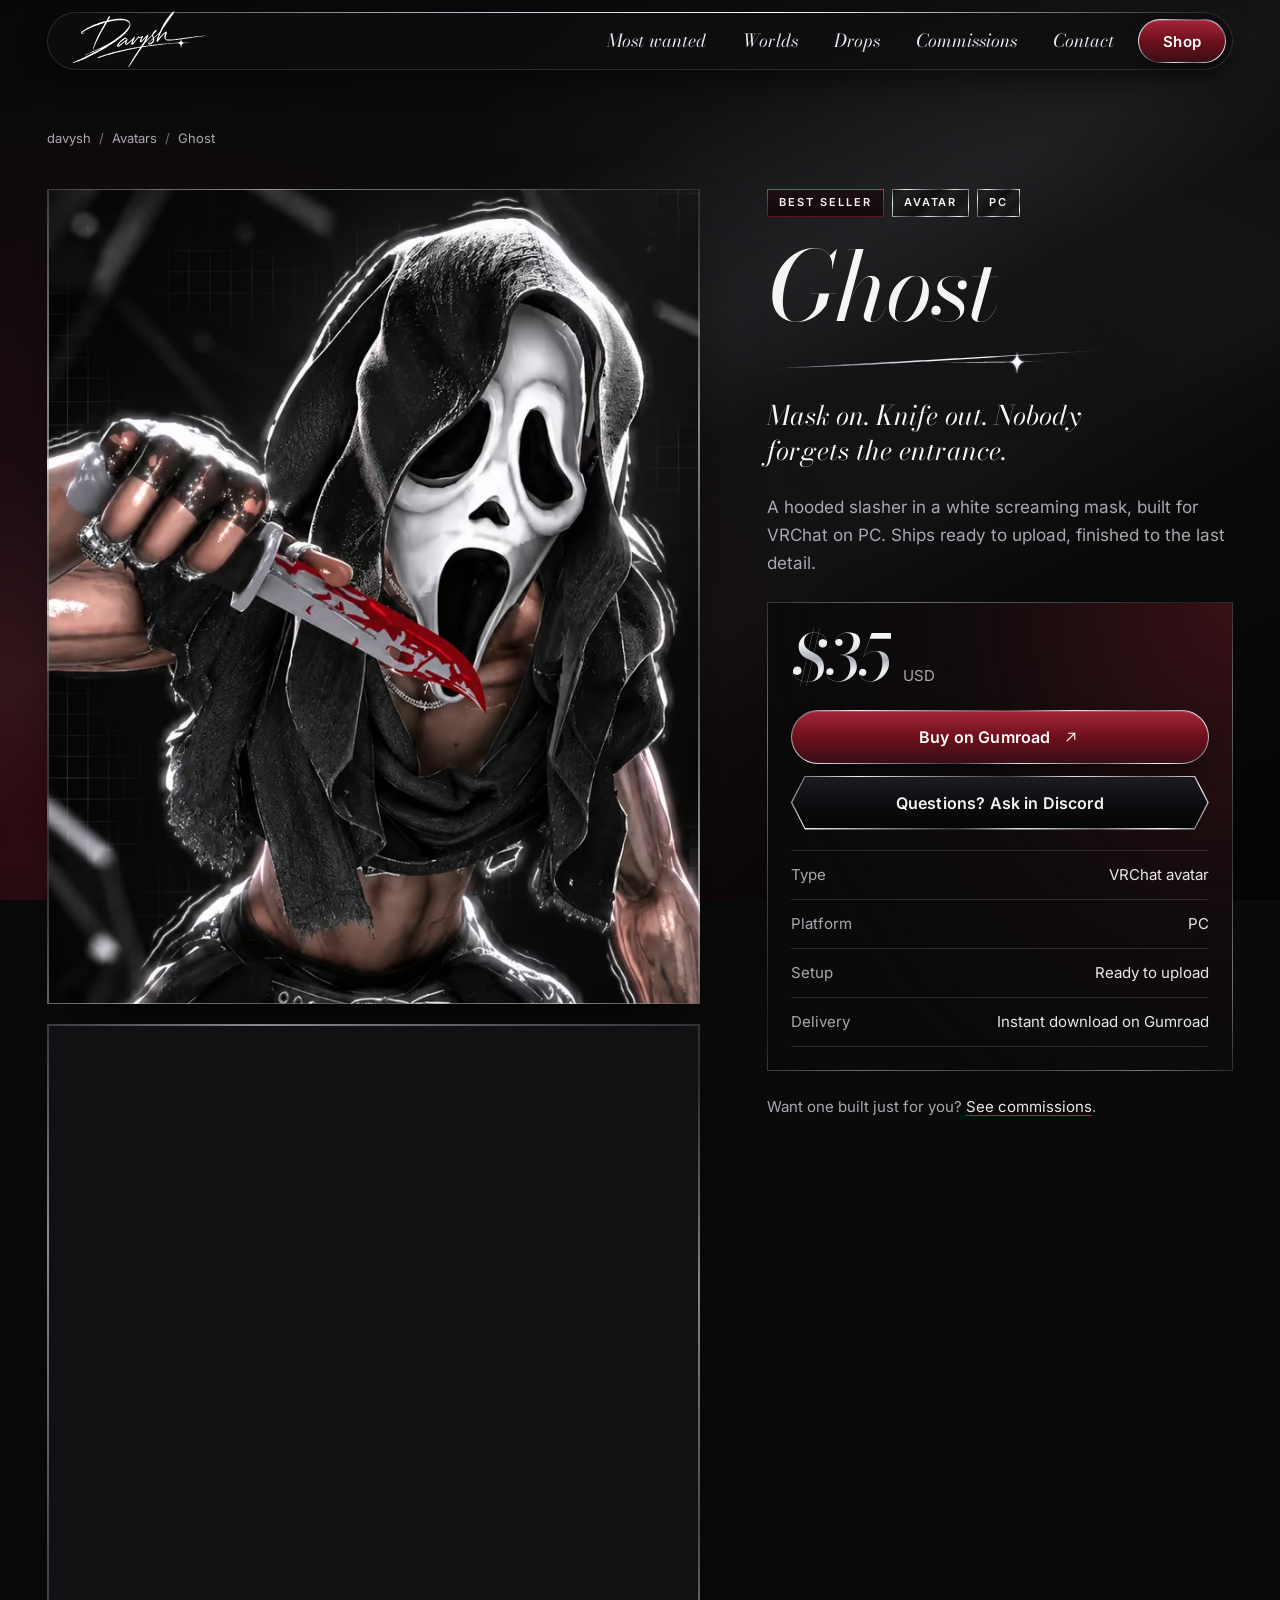
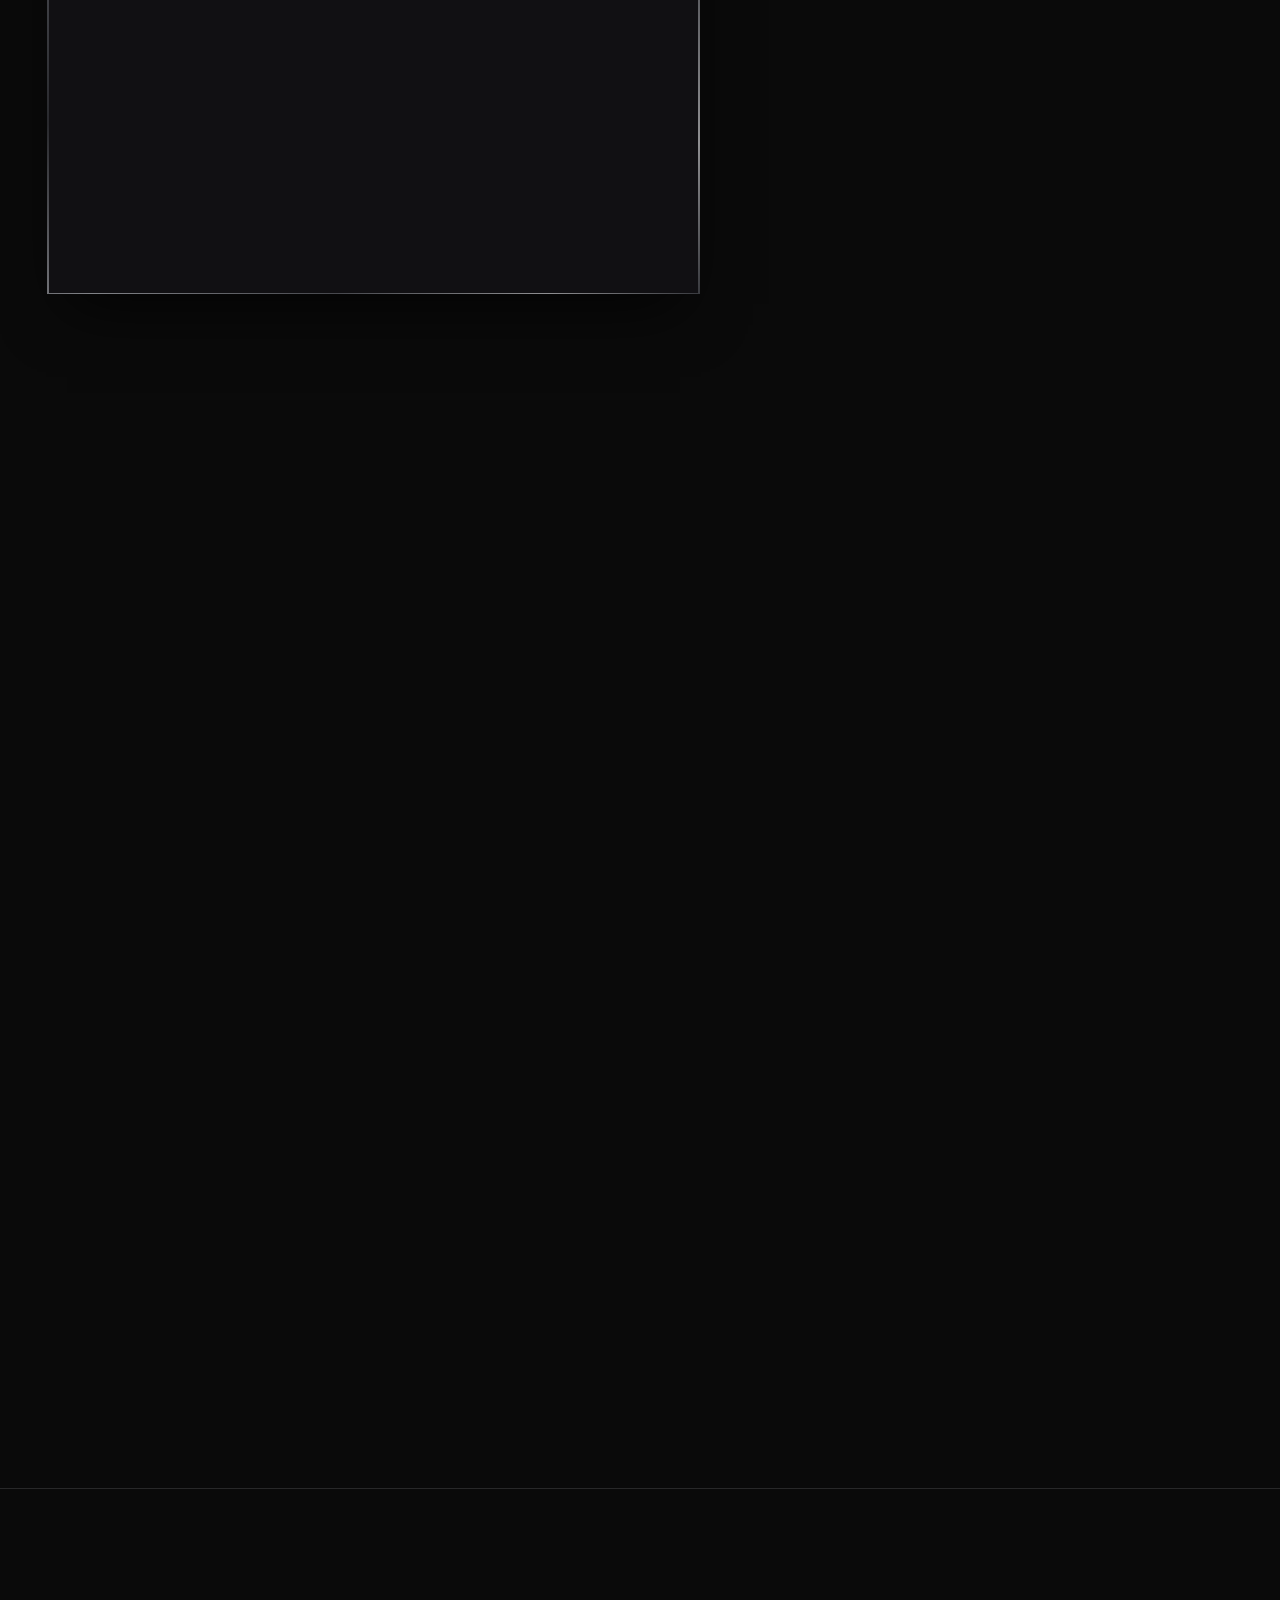
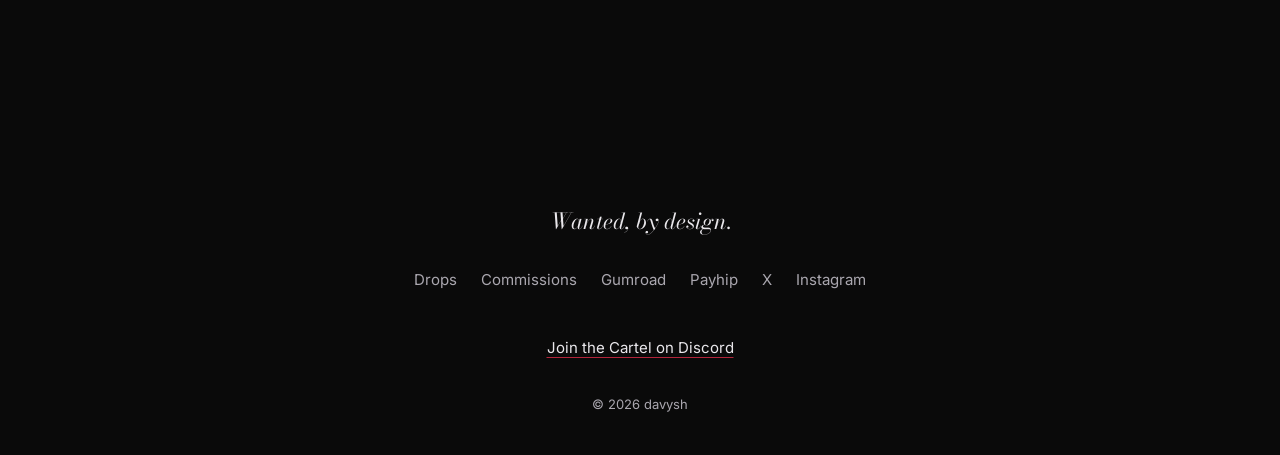
<file: ghost/index.html>
<!doctype html>
<html lang="en">
<head>
<meta charset="utf-8">
<meta name="viewport" content="width=device-width, initial-scale=1">
<title>Ghost — VRChat Avatar for PC | davysh</title>
<meta name="description" content="Ghost, the best-selling VRChat avatar by davysh. Hooded, masked, knife in hand. Upload-ready for PC. $35 on Gumroad.">
<link rel="canonical" href="https://davysh.com/ghost/">
<meta name="theme-color" content="#0A0A0A">
<meta name="color-scheme" content="dark">
<meta http-equiv="Content-Security-Policy" content="default-src 'self'; script-src 'self' 'sha256-Du+OJKJSbdUgz5nrHeWWINvez6XKDDU/tyj/5c2uvwo=' https://gc.zgo.at; style-src 'self'; img-src 'self' data: https://davysh.goatcounter.com; connect-src 'self' https://davysh.goatcounter.com; font-src 'self'; manifest-src 'self'; object-src 'none'; frame-src 'none'; base-uri 'self'; form-action 'none'; upgrade-insecure-requests">
<meta name="referrer" content="strict-origin-when-cross-origin">
<meta name="robots" content="index, follow, max-image-preview:large">
<meta name="author" content="davysh">
<meta property="og:type" content="product">
<meta property="og:site_name" content="davysh">
<meta property="og:locale" content="en_US">
<meta property="og:title" content="Ghost — VRChat avatar by davysh. $35.">
<meta property="og:description" content="Mask on. Knife out. Nobody forgets the entrance. Upload-ready for VRChat on PC.">
<meta property="og:url" content="https://davysh.com/ghost/">
<meta property="og:image" content="https://davysh.com/og.jpg">
<meta property="og:image:width" content="1200">
<meta property="og:image:height" content="630">
<meta property="og:image:type" content="image/jpeg">
<meta property="og:image:alt" content="davysh signature beside the masked Ghost VRChat avatar">
<meta property="product:price:amount" content="35">
<meta property="product:price:currency" content="USD">
<meta name="twitter:card" content="summary_large_image">
<meta name="twitter:site" content="@Davysh_VRC">
<meta name="twitter:title" content="Ghost — VRChat avatar by davysh. $35.">
<meta name="twitter:description" content="Mask on. Knife out. Nobody forgets the entrance. Upload-ready for VRChat on PC.">
<meta name="twitter:image" content="https://davysh.com/og.jpg">
<meta name="twitter:image:alt" content="davysh signature beside the masked Ghost VRChat avatar">
<link rel="icon" href="/brand/favicon.svg?v=32" type="image/svg+xml">
<link rel="icon" href="/brand/favicon-32.png?v=32" type="image/png" sizes="32x32">
<link rel="icon" href="/brand/favicon.ico?v=32" sizes="any">
<link rel="apple-touch-icon" href="/brand/favicon-180.png?v=32">
<link rel="manifest" href="/site.webmanifest?v=32">
<link rel="preload" as="image" type="image/avif" imagesrcset="/img/hero-ghost-d-720.avif 720w, /img/hero-ghost-d-941.avif 941w" imagesizes="(min-width: 900px) 55vw, 86vw" fetchpriority="high">
<link rel="preload" href="/fonts/bodoni-moda-italic-latin.woff2" as="font" type="font/woff2" crossorigin>
<link rel="preload" href="/fonts/inter-latin.woff2" as="font" type="font/woff2" crossorigin>
<link rel="stylesheet" href="/styles.css">
<link rel="stylesheet" href="/bg.css">
<script>document.documentElement.classList.add('js')</script>
<script src="/analytics.js" defer></script>
<script type="application/ld+json">{"@context":"https://schema.org","@graph":[{"@type":"WebPage","@id":"https://davysh.com/ghost/#webpage","url":"https://davysh.com/ghost/","name":"Ghost — VRChat Avatar for PC | davysh","isPartOf":{"@id":"https://davysh.com/#website"},"about":{"@id":"https://davysh.com/ghost/#product"},"breadcrumb":{"@id":"https://davysh.com/ghost/#breadcrumb"},"inLanguage":"en"},{"@type":"BreadcrumbList","@id":"https://davysh.com/ghost/#breadcrumb","itemListElement":[{"@type":"ListItem","position":1,"name":"davysh","item":"https://davysh.com/"},{"@type":"ListItem","position":2,"name":"Avatars","item":"https://davysh.com/#wanted"},{"@type":"ListItem","position":3,"name":"Ghost","item":"https://davysh.com/ghost/"}]},{"@type":"Product","@id":"https://davysh.com/ghost/#product","name":"Ghost","description":"VRChat avatar for PC by davysh. A hooded figure in a white screaming mask with a bloodied knife. Ready to upload.","image":["https://davysh.com/img/hero-ghost-d-941.webp","https://davysh.com/img/ghost-941.webp"],"category":"VRChat avatar","brand":{"@type":"Brand","name":"davysh"},"url":"https://davysh.com/ghost/","offers":{"@type":"Offer","price":35,"priceCurrency":"USD","url":"https://davysh.gumroad.com/l/ghost-vrchat-avatar","availability":"https://schema.org/InStock","itemCondition":"https://schema.org/NewCondition","seller":{"@id":"https://davysh.com/#davysh"},"hasMerchantReturnPolicy":{"@type":"MerchantReturnPolicy","applicableCountry":["US","CA","MX","BR","AR","CL","CO","PE","PA","GB","IE","FR","DE","ES","IT","PT","NL","BE","SE","NO","DK","FI","PL","AT","CH","JP","KR","AU","NZ","PH","SG"],"returnPolicyCategory":"https://schema.org/MerchantReturnNotPermitted"},"shippingDetails":{"@type":"OfferShippingDetails","shippingRate":{"@type":"MonetaryAmount","value":0,"currency":"USD"},"shippingDestination":{"@type":"DefinedRegion","addressCountry":["US","CA","MX","BR","AR","CL","CO","PE","PA","GB","IE","FR","DE","ES","IT","PT","NL","BE","SE","NO","DK","FI","PL","AT","CH","JP","KR","AU","NZ","PH","SG"]},"deliveryTime":{"@type":"ShippingDeliveryTime","handlingTime":{"@type":"QuantitativeValue","minValue":0,"maxValue":0,"unitCode":"DAY"},"transitTime":{"@type":"QuantitativeValue","minValue":0,"maxValue":0,"unitCode":"DAY"}}}}}]}</script>
</head>
<body class="pd-page">
<a class="skip" href="#main">Skip to content</a>
<div class="sky" aria-hidden="true"></div>

<header class="bar">
  <nav class="pill" aria-label="Primary">
    <a class="pill-mark" href="/" aria-label="davysh, home"><img src="/brand/signature.svg" width="720" height="302" alt="davysh"></a>
    <ul class="pill-links">
      <li class="hide-sm"><a href="/#wanted">Most wanted</a></li>
      <li class="hide-sm"><a href="/#worlds">Worlds</a></li>
      <li><a href="/drops/" data-goatcounter-click="click-drops-nav">Drops</a></li>
      <li><a href="/commissions/" data-goatcounter-click="click-commissions-nav">Commissions</a></li>
      <li class="hide-xs"><a href="/#cartel">Contact</a></li>
    </ul>
    <a class="btn btn-wine btn-sm" href="https://davysh.gumroad.com" rel="noopener" data-goatcounter-click="click-gumroad-nav">Shop</a>
  </nav>
</header>

<main id="main">
  <article class="pd" aria-labelledby="pd-title">
    <nav aria-label="Breadcrumb"><ol class="crumbs"><li><a href="/">davysh</a></li><li><a href="/#wanted">Avatars</a></li><li aria-current="page">Ghost</li></ol></nav>
    <div class="pd-media" role="group" aria-label="Ghost gallery">
      <div class="pd-shot portrait"><picture><source type="image/avif" srcset="/img/hero-ghost-d-720.avif 720w, /img/hero-ghost-d-941.avif 941w" sizes="(min-width: 900px) 55vw, 86vw"><source type="image/webp" srcset="/img/hero-ghost-d-720.webp 720w, /img/hero-ghost-d-941.webp 941w" sizes="(min-width: 900px) 55vw, 86vw"><img src="/img/hero-ghost-d-941.webp" width="941" height="1176" alt="Ghost, a VRChat avatar for PC by davysh: a hooded figure in a white screaming mask, holding a bloodied knife to the mask’s mouth" fetchpriority="high" decoding="async"></picture></div>
      <div class="pd-shot tall"><picture><source type="image/avif" srcset="/img/ghost-480.avif 480w, /img/ghost-760.avif 760w, /img/ghost-941.avif 941w" sizes="(min-width: 900px) 55vw, 86vw"><source type="image/webp" srcset="/img/ghost-480.webp 480w, /img/ghost-760.webp 760w, /img/ghost-941.webp 941w" sizes="(min-width: 900px) 55vw, 86vw"><img src="/img/ghost-760.webp" width="941" height="1254" alt="Ghost VRChat avatar crouched in a black hood and white mask, pointing a bloodied knife at the viewer" loading="lazy" decoding="async"></picture></div>
      <!-- Video slot: drop a short MP4/WebM showcase here as <div class="pd-shot wide"><video ...></video></div> -->
    </div>
    <div class="pd-panel">
      <div class="pd-tags"><span class="badge badge-hot">Best seller</span><span class="badge">Avatar</span><span class="badge">PC</span></div>
      <h1 id="pd-title" class="pd-title">Ghost<span class="sr-only">, a VRChat avatar for PC</span></h1>
      <span class="divider divider-draw" aria-hidden="true"></span>
      <p class="pd-line">Mask on. Knife out. Nobody forgets the entrance.</p>
      <p class="pd-desc">A hooded slasher in a white screaming mask, built for VRChat on PC. Ships ready to upload, finished to the last detail.</p>
      <div class="pd-buy">
        <p class="pd-price"><span class="pd-amount">$35</span><span class="pd-cur">USD</span></p>
        <div class="pd-ctas">
          <a class="btn btn-wine" href="https://davysh.gumroad.com/l/ghost-vrchat-avatar" rel="noopener" data-goatcounter-click="click-buy-ghost-panel">Buy on Gumroad <svg class="ico" viewBox="0 0 24 24" width="18" height="18" aria-hidden="true" focusable="false"><path d="M7 17 17 7M9 7h8v8" fill="none" stroke="currentColor" stroke-width="1.5" stroke-linecap="square"/></svg></a>
          <a class="btn btn-ghost" href="https://discord.gg/SQxCcmQSXt" target="_blank" rel="noopener" data-goatcounter-click="click-discord-ghost">Questions? Ask in Discord</a>
        </div>
        <ul class="pd-specs" aria-label="Details"><li><span>Type</span><span>VRChat avatar</span></li><li><span>Platform</span><span>PC</span></li><li><span>Setup</span><span>Ready to upload</span></li><li><span>Delivery</span><span>Instant download on Gumroad</span></li></ul>
      </div>
      <p class="pd-help">Want one built just for you? <a href="/commissions/" data-goatcounter-click="click-commissions-ghost">See commissions</a>.</p>
    </div>
  </article>

  <section class="pd-more" aria-labelledby="more-title">
    <div class="sec-head">
      <h2 id="more-title" class="sec-title">More most wanted</h2>
      <span class="divider" aria-hidden="true"></span>
    </div>
    <div class="gallery">
      <article class="card">
        <a class="card-link" href="https://davysh.gumroad.com/l/Michael" rel="noopener" data-goatcounter-click="click-product-michael-more">
          <div class="card-plate"><picture><source type="image/avif" srcset="/img/card-mikael-480.avif 480w, /img/card-mikael-720.avif 720w, /img/card-mikael-940.avif 940w" sizes="(min-width: 1000px) 30vw, (min-width: 600px) 46vw, 80vw"><source type="image/webp" srcset="/img/card-mikael-480.webp 480w, /img/card-mikael-720.webp 720w, /img/card-mikael-940.webp 940w" sizes="(min-width: 1000px) 30vw, (min-width: 600px) 46vw, 80vw"><img src="/img/card-mikael-720.webp" width="940" height="1254" alt="Mikael VRChat avatar in a black velvet tuxedo, pink shirt and bow tie against red smoke" loading="lazy" decoding="async"></picture><div class="badges"><span class="badge">Avatar</span></div></div>
          <div class="card-body">
            <h3 class="card-name">Mikael</h3>
            <p class="card-kind">Avatar</p>
            <span class="card-cta">View on Gumroad <svg class="ico" viewBox="0 0 24 24" width="18" height="18" aria-hidden="true" focusable="false"><path d="M7 17 17 7M9 7h8v8" fill="none" stroke="currentColor" stroke-width="1.5" stroke-linecap="square"/></svg></span>
          </div>
        </a>
      </article>
      <article class="card">
        <a class="card-link" href="https://davysh.gumroad.com/l/Peter" rel="noopener" data-goatcounter-click="click-product-peter-more">
          <div class="card-plate"><picture><source type="image/avif" srcset="/img/card-peter-480.avif 480w, /img/card-peter-609.avif 609w" sizes="(min-width: 1000px) 30vw, (min-width: 600px) 46vw, 80vw"><source type="image/webp" srcset="/img/card-peter-480.webp 480w, /img/card-peter-609.webp 609w" sizes="(min-width: 1000px) 30vw, (min-width: 600px) 46vw, 80vw"><img src="/img/card-peter-609.webp" width="609" height="811" alt="Peter VRChat avatar in a black suit with a silver web emblem, one hand in his hair" loading="lazy" decoding="async"></picture><div class="badges"><span class="badge">Avatar</span></div></div>
          <div class="card-body">
            <h3 class="card-name">Peter</h3>
            <p class="card-kind">Avatar</p>
            <span class="card-cta">View on Gumroad <svg class="ico" viewBox="0 0 24 24" width="18" height="18" aria-hidden="true" focusable="false"><path d="M7 17 17 7M9 7h8v8" fill="none" stroke="currentColor" stroke-width="1.5" stroke-linecap="square"/></svg></span>
          </div>
        </a>
      </article>
      <article class="card">
        <a class="card-link" href="/scarlett-room/" data-goatcounter-click="click-spotlight-scarlett-more">
          <div class="card-plate"><picture><source type="image/avif" srcset="/img/card-scarlett-480.avif 480w, /img/card-scarlett-720.avif 720w, /img/card-scarlett-960.avif 960w" sizes="(min-width: 1000px) 30vw, (min-width: 600px) 46vw, 80vw"><source type="image/webp" srcset="/img/card-scarlett-480.webp 480w, /img/card-scarlett-720.webp 720w, /img/card-scarlett-960.webp 960w" sizes="(min-width: 1000px) 30vw, (min-width: 600px) 46vw, 80vw"><img src="/img/card-scarlett-720.webp" width="960" height="1280" alt="Scarlett Room — Unholy, a VRChat club world: a round stage ringed by red booths under a pink lighting truss" loading="lazy" decoding="async"></picture><div class="badges"><span class="badge">World</span></div></div>
          <div class="card-body">
            <h3 class="card-name">Scarlett Room — Unholy</h3>
            <p class="card-kind">Club world · PC</p>
            <span class="card-cta">See the world <svg class="ico" viewBox="0 0 24 24" width="18" height="18" aria-hidden="true" focusable="false"><path d="M7 17 17 7M9 7h8v8" fill="none" stroke="currentColor" stroke-width="1.5" stroke-linecap="square"/></svg></span>
          </div>
        </a>
      </article>
    </div>
  </section>
</main>

<aside class="pd-bar" aria-label="Quick buy">
  <span class="pd-bar-name"><strong>Ghost</strong><span>$35 USD</span></span>
  <a class="btn btn-wine btn-sm" href="https://davysh.gumroad.com/l/ghost-vrchat-avatar" rel="noopener" data-goatcounter-click="click-buy-ghost-bar">Buy now <svg class="ico" viewBox="0 0 24 24" width="18" height="18" aria-hidden="true" focusable="false"><path d="M7 17 17 7M9 7h8v8" fill="none" stroke="currentColor" stroke-width="1.5" stroke-linecap="square"/></svg></a>
</aside>

<footer class="foot">
  <img class="foot-mark" src="/brand/signature.svg" width="720" height="302" alt="davysh" loading="lazy" decoding="async">
  <span class="divider divider-center" aria-hidden="true"></span>
  <p class="foot-tag">Wanted, by design.</p>
  <ul class="foot-links">
    <li><a href="/drops/" data-goatcounter-click="click-drops-footer">Drops</a></li>
    <li><a href="/commissions/" data-goatcounter-click="click-commissions-footer">Commissions</a></li>
    <li><a href="https://davysh.gumroad.com" rel="noopener" data-goatcounter-click="click-gumroad-footer">Gumroad</a></li>
    <li><a href="https://payhip.com/davysh" rel="noopener" data-goatcounter-click="click-payhip-footer">Payhip</a></li>
    <li><a href="https://x.com/Davysh_VRC" target="_blank" rel="me noopener" data-goatcounter-click="click-x-footer">X</a></li>
    <li><a href="https://instagram.com/Davysh_Vrc" target="_blank" rel="me noopener" data-goatcounter-click="click-instagram-footer">Instagram</a></li>
  </ul>
  <a class="foot-join" href="https://discord.gg/SQxCcmQSXt" target="_blank" rel="noopener" data-goatcounter-click="click-discord-footer">Join the Cartel on Discord</a>
  <p class="foot-legal">© 2026 davysh</p>
</footer>
<script src="/reveal.js" defer></script>
<script src="/pd.js" defer></script>
<script src="/bg.js" defer></script>
</body>
</html>
</file>
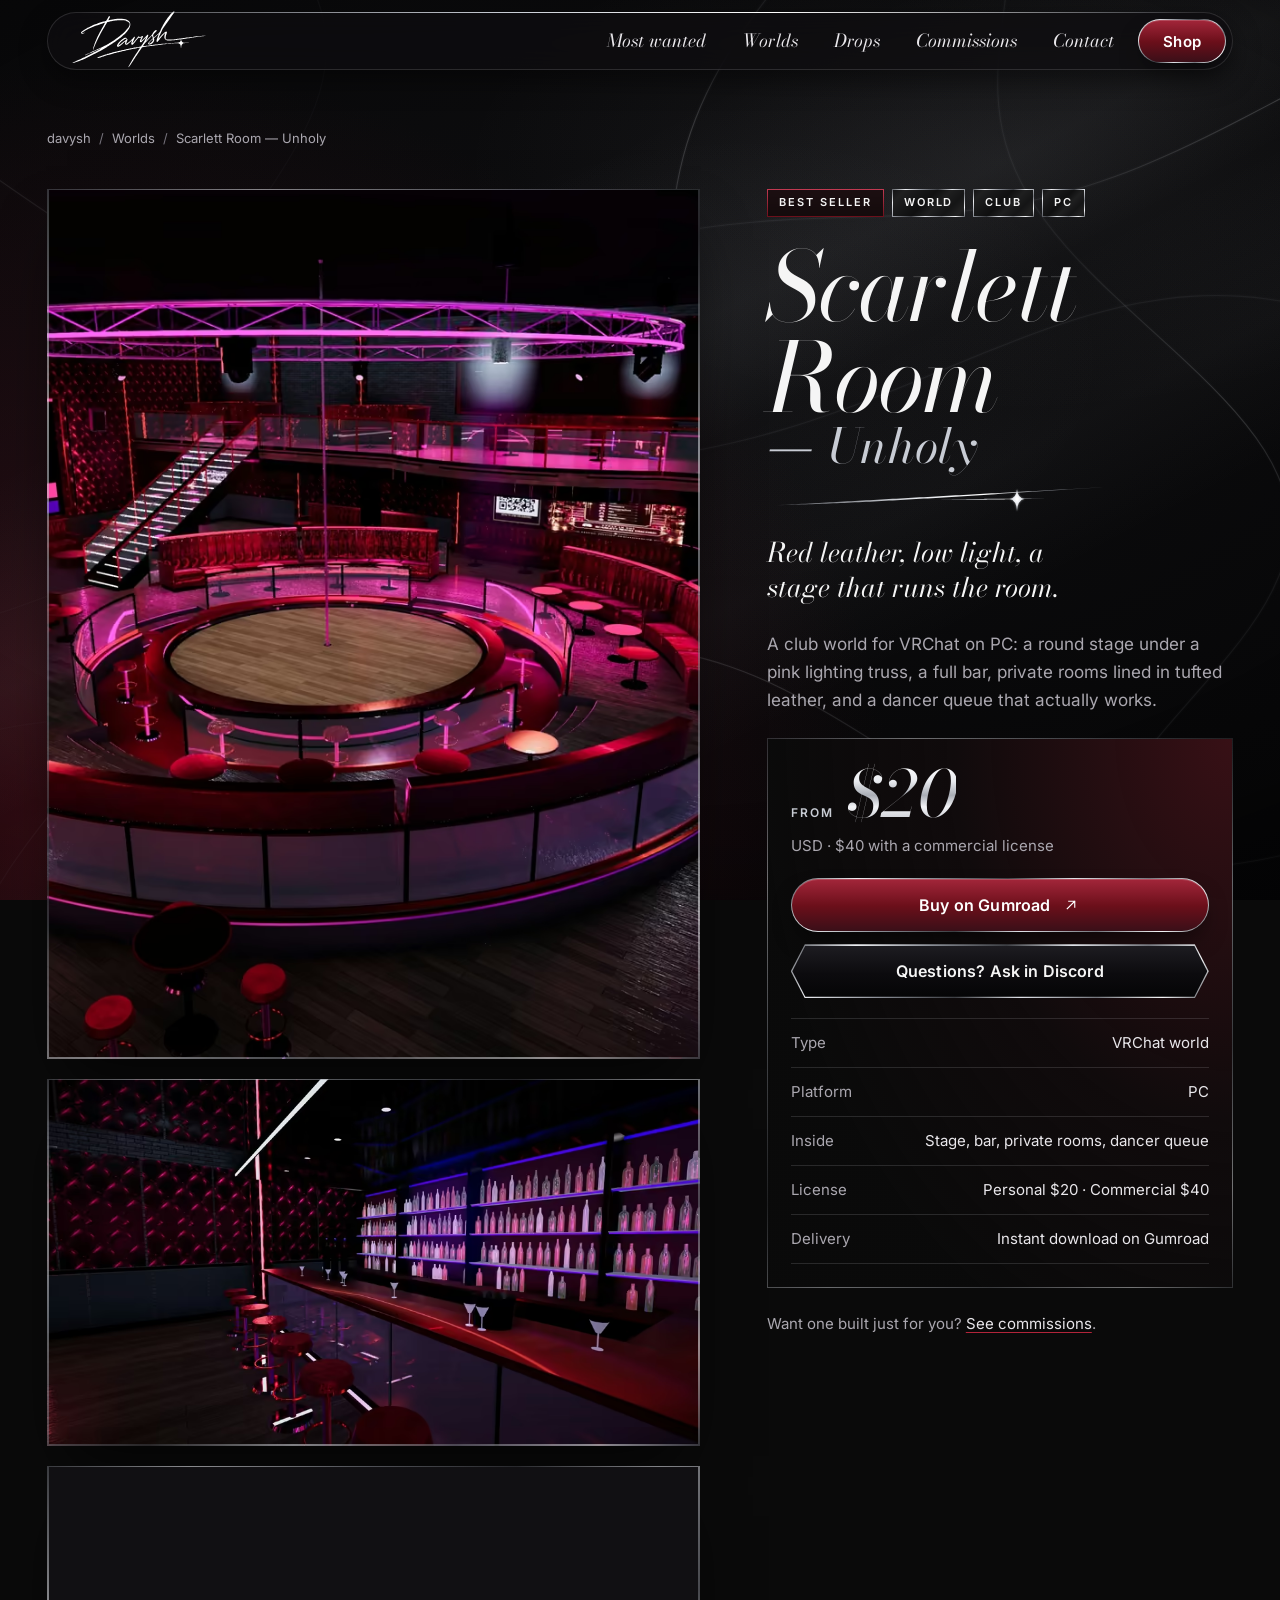
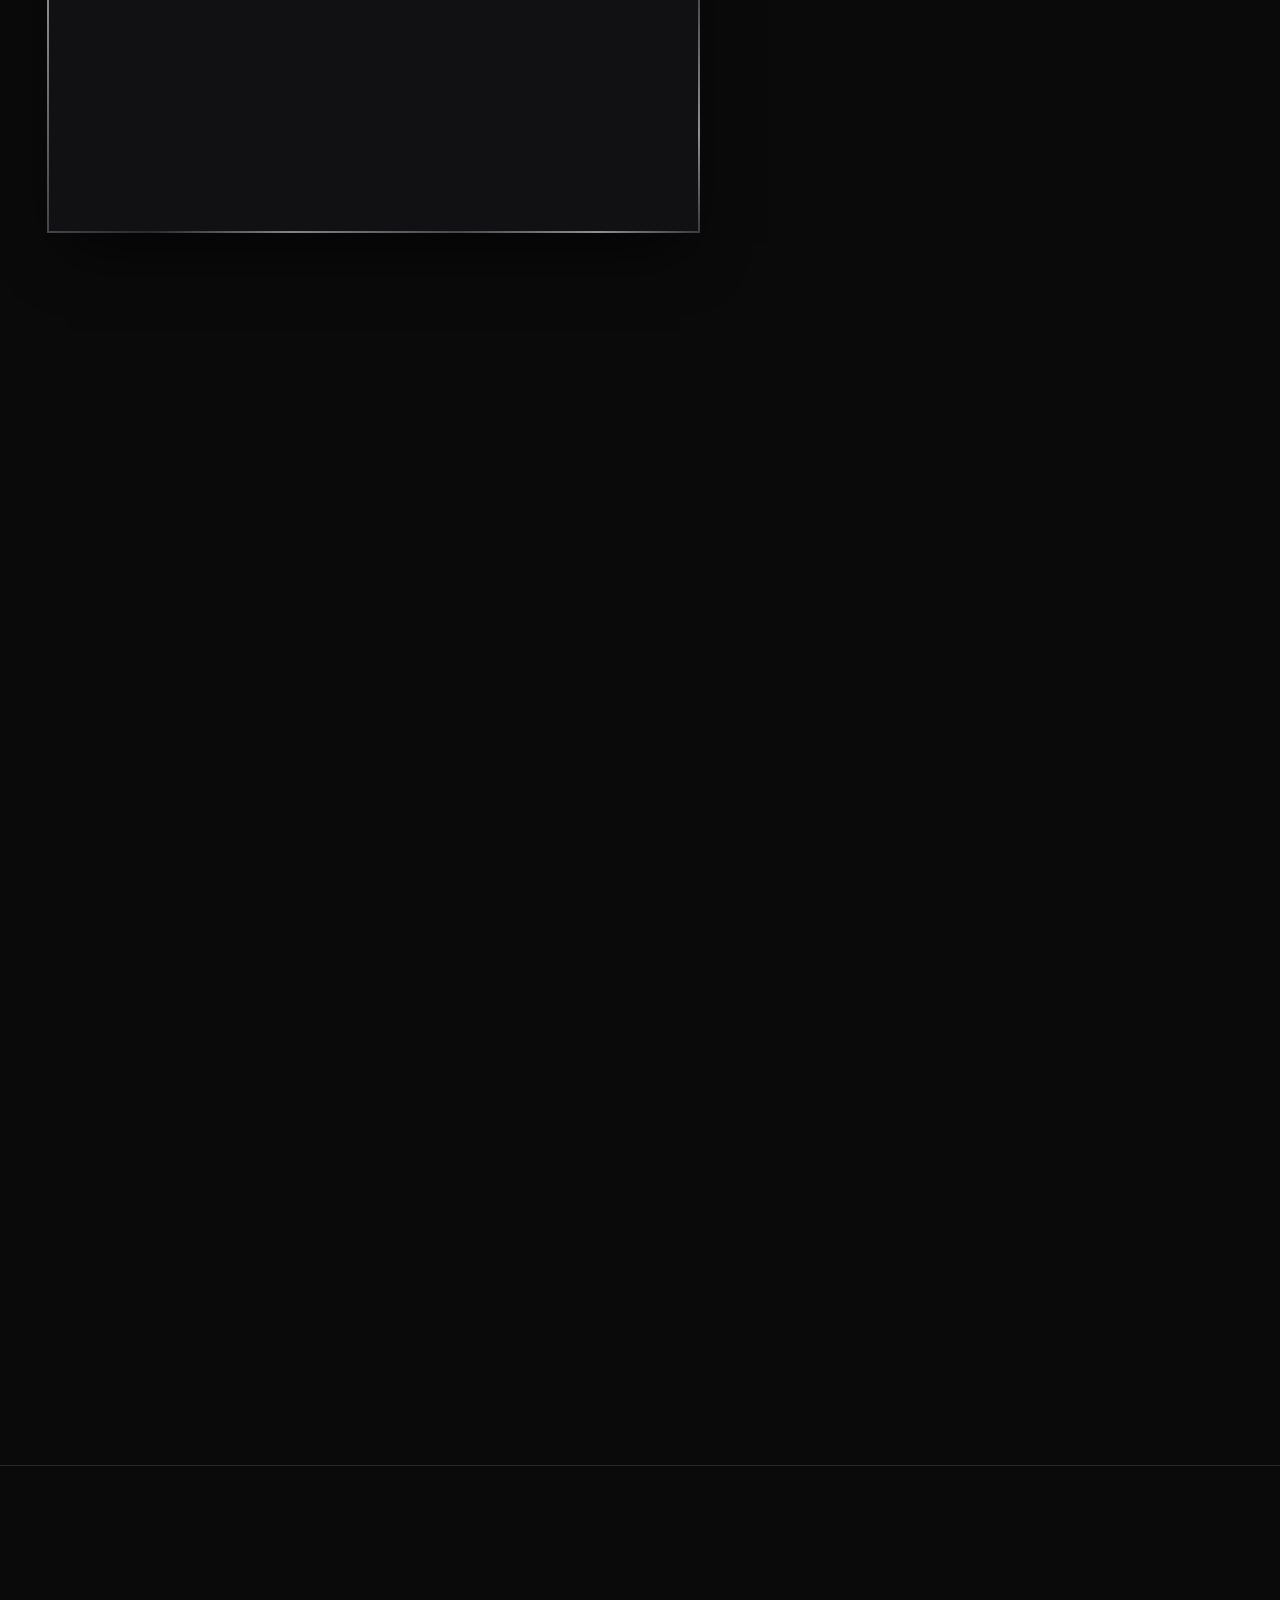
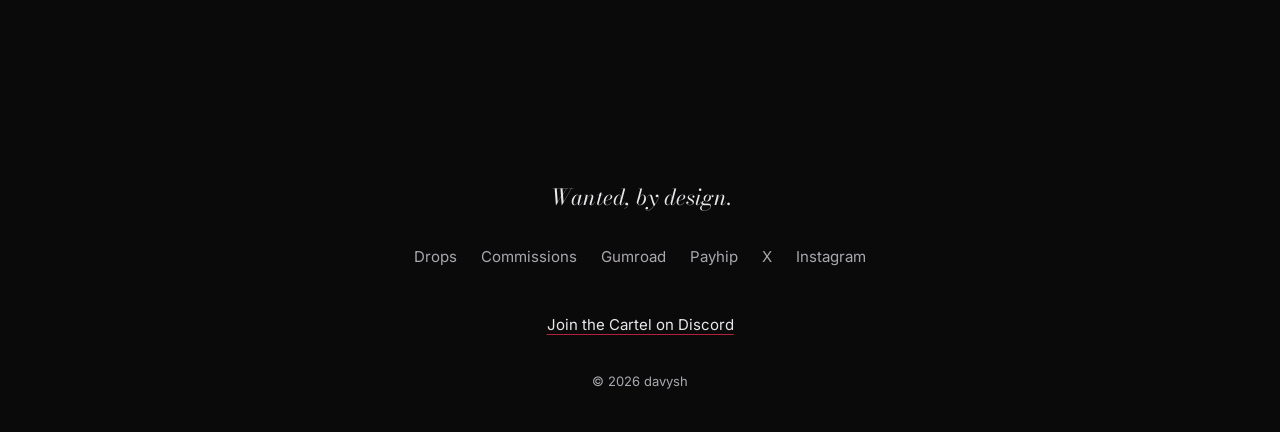
<file: scarlett-room/index.html>
<!doctype html>
<html lang="en">
<head>
<meta charset="utf-8">
<meta name="viewport" content="width=device-width, initial-scale=1">
<title>Scarlett Room — Unholy, VRChat Club World for PC | davysh</title>
<meta name="description" content="Scarlett Room — Unholy, a VRChat club world for PC by davysh. Stage, bar, private rooms and a working dancer queue. $20 personal, $40 commercial license.">
<link rel="canonical" href="https://davysh.com/scarlett-room/">
<meta name="theme-color" content="#0A0A0A">
<meta name="color-scheme" content="dark">
<meta http-equiv="Content-Security-Policy" content="default-src 'self'; script-src 'self' 'sha256-Du+OJKJSbdUgz5nrHeWWINvez6XKDDU/tyj/5c2uvwo=' https://gc.zgo.at; style-src 'self'; img-src 'self' data: https://davysh.goatcounter.com; connect-src 'self' https://davysh.goatcounter.com; font-src 'self'; manifest-src 'self'; object-src 'none'; frame-src 'none'; base-uri 'self'; form-action 'none'; upgrade-insecure-requests">
<meta name="referrer" content="strict-origin-when-cross-origin">
<meta name="robots" content="index, follow, max-image-preview:large">
<meta name="author" content="davysh">
<meta property="og:type" content="product">
<meta property="og:site_name" content="davysh">
<meta property="og:locale" content="en_US">
<meta property="og:title" content="Scarlett Room — Unholy. A VRChat club world by davysh.">
<meta property="og:description" content="Red leather, low light, a stage that runs the room. Bar, private rooms, a working dancer queue.">
<meta property="og:url" content="https://davysh.com/scarlett-room/">
<meta property="og:image" content="https://davysh.com/og-scarlett.jpg">
<meta property="og:image:width" content="1200">
<meta property="og:image:height" content="630">
<meta property="og:image:type" content="image/jpeg">
<meta property="og:image:alt" content="The bar of Scarlett Room — Unholy, a VRChat club world: tufted red leather walls and rows of lit bottles">
<meta property="product:price:amount" content="20">
<meta property="product:price:currency" content="USD">
<meta name="twitter:card" content="summary_large_image">
<meta name="twitter:site" content="@Davysh_VRC">
<meta name="twitter:title" content="Scarlett Room — Unholy. A VRChat club world by davysh.">
<meta name="twitter:description" content="Red leather, low light, a stage that runs the room. Bar, private rooms, a working dancer queue.">
<meta name="twitter:image" content="https://davysh.com/og-scarlett.jpg">
<meta name="twitter:image:alt" content="The bar of Scarlett Room — Unholy, a VRChat club world: tufted red leather walls and rows of lit bottles">
<link rel="icon" href="/brand/favicon.svg?v=32" type="image/svg+xml">
<link rel="icon" href="/brand/favicon-32.png?v=32" type="image/png" sizes="32x32">
<link rel="icon" href="/brand/favicon.ico?v=32" sizes="any">
<link rel="apple-touch-icon" href="/brand/favicon-180.png?v=32">
<link rel="manifest" href="/site.webmanifest?v=32">
<link rel="preload" as="image" type="image/avif" imagesrcset="/img/card-scarlett-480.avif 480w, /img/card-scarlett-720.avif 720w, /img/card-scarlett-960.avif 960w" imagesizes="(min-width: 900px) 55vw, 86vw" fetchpriority="high">
<link rel="preload" href="/fonts/bodoni-moda-italic-latin.woff2" as="font" type="font/woff2" crossorigin>
<link rel="preload" href="/fonts/inter-latin.woff2" as="font" type="font/woff2" crossorigin>
<link rel="stylesheet" href="/styles.css">
<link rel="stylesheet" href="/bg.css">
<script>document.documentElement.classList.add('js')</script>
<script src="/analytics.js" defer></script>
<script type="application/ld+json">{"@context":"https://schema.org","@graph":[{"@type":"WebPage","@id":"https://davysh.com/scarlett-room/#webpage","url":"https://davysh.com/scarlett-room/","name":"Scarlett Room — Unholy, VRChat Club World for PC | davysh","isPartOf":{"@id":"https://davysh.com/#website"},"about":{"@id":"https://davysh.com/scarlett-room/#product"},"breadcrumb":{"@id":"https://davysh.com/scarlett-room/#breadcrumb"},"inLanguage":"en"},{"@type":"BreadcrumbList","@id":"https://davysh.com/scarlett-room/#breadcrumb","itemListElement":[{"@type":"ListItem","position":1,"name":"davysh","item":"https://davysh.com/"},{"@type":"ListItem","position":2,"name":"Worlds","item":"https://davysh.com/#worlds"},{"@type":"ListItem","position":3,"name":"Scarlett Room — Unholy","item":"https://davysh.com/scarlett-room/"}]},{"@type":"Product","@id":"https://davysh.com/scarlett-room/#product","name":"Scarlett Room — Unholy","description":"VRChat club world for PC by davysh. Stage, bar, private rooms and a working dancer queue.","image":["https://davysh.com/img/card-scarlett-960.webp","https://davysh.com/img/scarlett-band-2000.webp","https://davysh.com/img/scarlett-room-960.webp"],"category":"VRChat world","brand":{"@type":"Brand","name":"davysh"},"url":"https://davysh.com/scarlett-room/","offers":[{"@type":"Offer","name":"Personal license","price":20,"priceCurrency":"USD","url":"https://davysh.gumroad.com/l/scarlettroomVRC","availability":"https://schema.org/InStock","itemCondition":"https://schema.org/NewCondition","seller":{"@id":"https://davysh.com/#davysh"},"hasMerchantReturnPolicy":{"@type":"MerchantReturnPolicy","applicableCountry":["US","CA","MX","BR","AR","CL","CO","PE","PA","GB","IE","FR","DE","ES","IT","PT","NL","BE","SE","NO","DK","FI","PL","AT","CH","JP","KR","AU","NZ","PH","SG"],"returnPolicyCategory":"https://schema.org/MerchantReturnNotPermitted"},"shippingDetails":{"@type":"OfferShippingDetails","shippingRate":{"@type":"MonetaryAmount","value":0,"currency":"USD"},"shippingDestination":{"@type":"DefinedRegion","addressCountry":["US","CA","MX","BR","AR","CL","CO","PE","PA","GB","IE","FR","DE","ES","IT","PT","NL","BE","SE","NO","DK","FI","PL","AT","CH","JP","KR","AU","NZ","PH","SG"]},"deliveryTime":{"@type":"ShippingDeliveryTime","handlingTime":{"@type":"QuantitativeValue","minValue":0,"maxValue":0,"unitCode":"DAY"},"transitTime":{"@type":"QuantitativeValue","minValue":0,"maxValue":0,"unitCode":"DAY"}}}},{"@type":"Offer","name":"Commercial license","price":40,"priceCurrency":"USD","url":"https://davysh.gumroad.com/l/scarlettroomVRC","availability":"https://schema.org/InStock","itemCondition":"https://schema.org/NewCondition","seller":{"@id":"https://davysh.com/#davysh"},"hasMerchantReturnPolicy":{"@type":"MerchantReturnPolicy","applicableCountry":["US","CA","MX","BR","AR","CL","CO","PE","PA","GB","IE","FR","DE","ES","IT","PT","NL","BE","SE","NO","DK","FI","PL","AT","CH","JP","KR","AU","NZ","PH","SG"],"returnPolicyCategory":"https://schema.org/MerchantReturnNotPermitted"},"shippingDetails":{"@type":"OfferShippingDetails","shippingRate":{"@type":"MonetaryAmount","value":0,"currency":"USD"},"shippingDestination":{"@type":"DefinedRegion","addressCountry":["US","CA","MX","BR","AR","CL","CO","PE","PA","GB","IE","FR","DE","ES","IT","PT","NL","BE","SE","NO","DK","FI","PL","AT","CH","JP","KR","AU","NZ","PH","SG"]},"deliveryTime":{"@type":"ShippingDeliveryTime","handlingTime":{"@type":"QuantitativeValue","minValue":0,"maxValue":0,"unitCode":"DAY"},"transitTime":{"@type":"QuantitativeValue","minValue":0,"maxValue":0,"unitCode":"DAY"}}}}]}]}</script>
</head>
<body class="pd-page">
<a class="skip" href="#main">Skip to content</a>
<div class="sky" aria-hidden="true"></div>

<header class="bar">
  <nav class="pill" aria-label="Primary">
    <a class="pill-mark" href="/" aria-label="davysh, home"><img src="/brand/signature.svg" width="720" height="302" alt="davysh"></a>
    <ul class="pill-links">
      <li class="hide-sm"><a href="/#wanted">Most wanted</a></li>
      <li class="hide-sm"><a href="/#worlds">Worlds</a></li>
      <li><a href="/drops/" data-goatcounter-click="click-drops-nav">Drops</a></li>
      <li><a href="/commissions/" data-goatcounter-click="click-commissions-nav">Commissions</a></li>
      <li class="hide-xs"><a href="/#cartel">Contact</a></li>
    </ul>
    <a class="btn btn-wine btn-sm" href="https://davysh.gumroad.com" rel="noopener" data-goatcounter-click="click-gumroad-nav">Shop</a>
  </nav>
</header>

<main id="main">
  <article class="pd" aria-labelledby="pd-title">
    <nav aria-label="Breadcrumb"><ol class="crumbs"><li><a href="/">davysh</a></li><li><a href="/#worlds">Worlds</a></li><li aria-current="page">Scarlett Room — Unholy</li></ol></nav>
    <div class="pd-media" role="group" aria-label="Scarlett Room — Unholy gallery">
      <div class="pd-shot tall"><picture><source type="image/avif" srcset="/img/card-scarlett-480.avif 480w, /img/card-scarlett-720.avif 720w, /img/card-scarlett-960.avif 960w" sizes="(min-width: 900px) 55vw, 86vw"><source type="image/webp" srcset="/img/card-scarlett-480.webp 480w, /img/card-scarlett-720.webp 720w, /img/card-scarlett-960.webp 960w" sizes="(min-width: 900px) 55vw, 86vw"><img src="/img/card-scarlett-720.webp" width="960" height="1280" alt="Scarlett Room — Unholy, a VRChat club world: a round stage ringed by red booths under a pink lighting truss" fetchpriority="high" decoding="async"></picture></div>
      <div class="pd-shot wide"><picture><source type="image/avif" srcset="/img/scarlett-band-960.avif 960w, /img/scarlett-band-1600.avif 1600w, /img/scarlett-band-2000.avif 2000w" sizes="(min-width: 900px) 55vw, 86vw"><source type="image/webp" srcset="/img/scarlett-band-960.webp 960w, /img/scarlett-band-1600.webp 1600w, /img/scarlett-band-2000.webp 2000w" sizes="(min-width: 900px) 55vw, 86vw"><img src="/img/scarlett-band-1600.webp" width="2000" height="1125" alt="The bar of Scarlett Room — Unholy: tufted red leather walls and shelves of lit bottles under violet light" loading="lazy" decoding="async"></picture></div>
      <div class="pd-shot wide"><picture><source type="image/avif" srcset="/img/scarlett-room-640.avif 640w, /img/scarlett-room-960.avif 960w" sizes="(min-width: 900px) 55vw, 86vw"><source type="image/webp" srcset="/img/scarlett-room-640.webp 640w, /img/scarlett-room-960.webp 960w" sizes="(min-width: 900px) 55vw, 86vw"><img src="/img/scarlett-room-960.webp" width="960" height="540" alt="A private room in Scarlett Room — Unholy, lined in red tufted leather with a low booth" loading="lazy" decoding="async"></picture></div>
      <!-- Video slot: drop a short MP4/WebM walkthrough here as <div class="pd-shot wide"><video ...></video></div> -->
    </div>
    <div class="pd-panel">
      <div class="pd-tags"><span class="badge badge-hot">Best seller</span><span class="badge">World</span><span class="badge">Club</span><span class="badge">PC</span></div>
      <h1 id="pd-title" class="pd-title">Scarlett Room <span class="pd-sub">— Unholy</span><span class="sr-only">, a VRChat club world for PC</span></h1>
      <span class="divider divider-draw" aria-hidden="true"></span>
      <p class="pd-line">Red leather, low light, a stage that runs the room.</p>
      <p class="pd-desc">A club world for VRChat on PC: a round stage under a pink lighting truss, a full bar, private rooms lined in tufted leather, and a dancer queue that actually works.</p>
      <div class="pd-buy">
        <p class="pd-price"><span class="pd-from">From</span><span class="pd-amount">$20</span><span class="pd-cur">USD · $40 with a commercial license</span></p>
        <div class="pd-ctas">
          <a class="btn btn-wine" href="https://davysh.gumroad.com/l/scarlettroomVRC" rel="noopener" data-goatcounter-click="click-buy-scarlett-room-panel">Buy on Gumroad <svg class="ico" viewBox="0 0 24 24" width="18" height="18" aria-hidden="true" focusable="false"><path d="M7 17 17 7M9 7h8v8" fill="none" stroke="currentColor" stroke-width="1.5" stroke-linecap="square"/></svg></a>
          <a class="btn btn-ghost" href="https://discord.gg/SQxCcmQSXt" target="_blank" rel="noopener" data-goatcounter-click="click-discord-scarlett-room">Questions? Ask in Discord</a>
        </div>
        <ul class="pd-specs" aria-label="Details"><li><span>Type</span><span>VRChat world</span></li><li><span>Platform</span><span>PC</span></li><li><span>Inside</span><span>Stage, bar, private rooms, dancer queue</span></li><li><span>License</span><span>Personal $20 · Commercial $40</span></li><li><span>Delivery</span><span>Instant download on Gumroad</span></li></ul>
      </div>
      <p class="pd-help">Want one built just for you? <a href="/commissions/" data-goatcounter-click="click-commissions-scarlett-room">See commissions</a>.</p>
    </div>
  </article>

  <section class="pd-more" aria-labelledby="more-title">
    <div class="sec-head">
      <h2 id="more-title" class="sec-title">More most wanted</h2>
      <span class="divider" aria-hidden="true"></span>
    </div>
    <div class="gallery">
      <article class="card">
        <a class="card-link" href="/ghost/" data-goatcounter-click="click-spotlight-ghost-more">
          <div class="card-plate"><picture><source type="image/avif" srcset="/img/ghost-480.avif 480w, /img/ghost-760.avif 760w, /img/ghost-941.avif 941w" sizes="(min-width: 1000px) 30vw, (min-width: 600px) 46vw, 80vw"><source type="image/webp" srcset="/img/ghost-480.webp 480w, /img/ghost-760.webp 760w, /img/ghost-941.webp 941w" sizes="(min-width: 1000px) 30vw, (min-width: 600px) 46vw, 80vw"><img src="/img/ghost-760.webp" width="941" height="1254" alt="Ghost VRChat avatar crouched in a black hood and white mask, pointing a bloodied knife at the viewer" loading="lazy" decoding="async"></picture><div class="badges"><span class="badge">Avatar</span></div></div>
          <div class="card-body">
            <h3 class="card-name">Ghost</h3>
            <p class="card-kind">Avatar · PC</p>
            <span class="card-cta">See the avatar <svg class="ico" viewBox="0 0 24 24" width="18" height="18" aria-hidden="true" focusable="false"><path d="M7 17 17 7M9 7h8v8" fill="none" stroke="currentColor" stroke-width="1.5" stroke-linecap="square"/></svg></span>
          </div>
        </a>
      </article>
      <article class="card">
        <a class="card-link" href="https://davysh.gumroad.com/l/viplounge" rel="noopener" data-goatcounter-click="click-product-viplounge-more">
          <div class="card-plate"><picture><source type="image/avif" srcset="/img/card-velvet-480.avif 480w, /img/card-velvet-621.avif 621w" sizes="(min-width: 1000px) 30vw, (min-width: 600px) 46vw, 80vw"><source type="image/webp" srcset="/img/card-velvet-480.webp 480w, /img/card-velvet-621.webp 621w" sizes="(min-width: 1000px) 30vw, (min-width: 600px) 46vw, 80vw"><img src="/img/card-velvet-621.webp" width="621" height="828" alt="Velvet Noir VIP Lounge Pack, VRChat world furniture: a curved red velvet sofa under diamond-panel screens in a dark room" loading="lazy" decoding="async"></picture><div class="badges"><span class="badge">Set</span></div></div>
          <div class="card-body">
            <h3 class="card-name">Velvet Noir — VIP Lounge Pack</h3>
            <p class="card-kind">World furniture pack</p>
            <span class="card-cta">View on Gumroad <svg class="ico" viewBox="0 0 24 24" width="18" height="18" aria-hidden="true" focusable="false"><path d="M7 17 17 7M9 7h8v8" fill="none" stroke="currentColor" stroke-width="1.5" stroke-linecap="square"/></svg></span>
          </div>
        </a>
      </article>
      <article class="card">
        <a class="card-link" href="https://davysh.gumroad.com/l/deathrites" rel="noopener" data-goatcounter-click="click-product-deathrites-more">
          <div class="card-plate"><picture><source type="image/avif" srcset="/img/card-deathrites-480.avif 480w, /img/card-deathrites-720.avif 720w, /img/card-deathrites-960.avif 960w" sizes="(min-width: 1000px) 30vw, (min-width: 600px) 46vw, 80vw"><source type="image/webp" srcset="/img/card-deathrites-480.webp 480w, /img/card-deathrites-720.webp 720w, /img/card-deathrites-960.webp 960w" sizes="(min-width: 1000px) 30vw, (min-width: 600px) 46vw, 80vw"><img src="/img/card-deathrites-720.webp" width="960" height="1280" alt="Death Rites, three VRChat scythes in dark chrome with red gems, standing in red mist" loading="lazy" decoding="async"></picture><div class="badges"><span class="badge">Set</span></div></div>
          <div class="card-body">
            <h3 class="card-name">Death Rites</h3>
            <p class="card-kind">Scythe collection</p>
            <span class="card-cta">View on Gumroad <svg class="ico" viewBox="0 0 24 24" width="18" height="18" aria-hidden="true" focusable="false"><path d="M7 17 17 7M9 7h8v8" fill="none" stroke="currentColor" stroke-width="1.5" stroke-linecap="square"/></svg></span>
          </div>
        </a>
      </article>
    </div>
  </section>
</main>

<aside class="pd-bar" aria-label="Quick buy">
  <span class="pd-bar-name"><strong>Scarlett Room</strong><span>From $20 USD</span></span>
  <a class="btn btn-wine btn-sm" href="https://davysh.gumroad.com/l/scarlettroomVRC" rel="noopener" data-goatcounter-click="click-buy-scarlett-room-bar">Buy now <svg class="ico" viewBox="0 0 24 24" width="18" height="18" aria-hidden="true" focusable="false"><path d="M7 17 17 7M9 7h8v8" fill="none" stroke="currentColor" stroke-width="1.5" stroke-linecap="square"/></svg></a>
</aside>

<footer class="foot">
  <img class="foot-mark" src="/brand/signature.svg" width="720" height="302" alt="davysh" loading="lazy" decoding="async">
  <span class="divider divider-center" aria-hidden="true"></span>
  <p class="foot-tag">Wanted, by design.</p>
  <ul class="foot-links">
    <li><a href="/drops/" data-goatcounter-click="click-drops-footer">Drops</a></li>
    <li><a href="/commissions/" data-goatcounter-click="click-commissions-footer">Commissions</a></li>
    <li><a href="https://davysh.gumroad.com" rel="noopener" data-goatcounter-click="click-gumroad-footer">Gumroad</a></li>
    <li><a href="https://payhip.com/davysh" rel="noopener" data-goatcounter-click="click-payhip-footer">Payhip</a></li>
    <li><a href="https://x.com/Davysh_VRC" target="_blank" rel="me noopener" data-goatcounter-click="click-x-footer">X</a></li>
    <li><a href="https://instagram.com/Davysh_Vrc" target="_blank" rel="me noopener" data-goatcounter-click="click-instagram-footer">Instagram</a></li>
  </ul>
  <a class="foot-join" href="https://discord.gg/SQxCcmQSXt" target="_blank" rel="noopener" data-goatcounter-click="click-discord-footer">Join the Cartel on Discord</a>
  <p class="foot-legal">© 2026 davysh</p>
</footer>
<script src="/reveal.js" defer></script>
<script src="/pd.js" defer></script>
<script src="/bg.js" defer></script>
</body>
</html>
</file>
<file: styles.css>
/* davysh brand tokens v2.0 - A1 Signature Chrome. "Wanted, by design."
   Palette NOIR: obsidian, white, wine, chrome silver. UI only: photos keep their real colours.
   Generated by build/tokens.py. Edit there, not here. */
:root {
  /* colour */
  --dv-void: #000000; /* Pure black. Payhip page base, deepest shadow. */
  --dv-obsidian: #0a0a0a; /* Canvas. davysh.com page background and theme-color. */
  --dv-onyx: #111013; /* Raised surface: plates, cards, image wells. */
  --dv-graphite: #1a191d; /* Second surface: inputs, hover wells. */
  --dv-gunmetal: #2a2930; /* Strong rule, scrollbar thumb, disabled fill. */
  --dv-ash: #77747d; /* Decorative and disabled marks only. Not for body text. */
  --dv-smoke: #aaa7af; /* Secondary text: captions, ledes, meta. */
  --dv-bone: #e9e7eb; /* Body text. */
  --dv-frost: #f5f5f5; /* Headings, the white signature, button labels. */
  --dv-pewter: #8a8e96; /* Chrome shadow tone, inside gradients only. */
  --dv-chrome: #c8ccd4; /* Chrome silver: icons, hairlines, ghost button edge, star. */
  --dv-mirror: #eef0f4; /* Chrome highlight and focus ring. */
  --dv-oxblood: #3a0f18; /* Deepest wine: glows and washes behind panels. */
  --dv-wine: #6b0f1a; /* Brand wine: fills behind white text. */
  --dv-bordeaux: #8e1b2b; /* Primary action fill. */
  --dv-garnet: #b3243a; /* Primary hover, the one accent per view. */
  --dv-rose-wine: #e46a7e; /* Wine-coloured TEXT on black (AA). Error text. */
  /* alpha */
  --dv-line: rgba(222, 226, 234, .14); /* Hairline dividers and card borders. */
  --dv-line-hi: rgba(240, 242, 247, .42); /* Emphasised border, hover edge. */
  --dv-glass: rgba(14, 13, 16, .72); /* Smoked-glass nav fill (with blur). */
  --dv-fade: rgba(0, 0, 0, .78); /* Neutral black edge fade over photos for legibility. Never coloured. */
  --dv-wash-wine: rgba(107, 15, 26, .35); /* Hover wash on dark surfaces (never on photos). */
  --dv-wash-white: rgba(255, 255, 255, .06); /* Neutral hover fill on dark. */
  /* roles (remap these, not the primitives) */
  --dv-c-bg: var(--dv-obsidian);
  --dv-c-bg-deep: var(--dv-void);
  --dv-c-surface: var(--dv-onyx);
  --dv-c-surface-2: var(--dv-graphite);
  --dv-c-text: var(--dv-bone);
  --dv-c-text-strong: var(--dv-frost);
  --dv-c-text-muted: var(--dv-smoke);
  --dv-c-text-faint: var(--dv-ash);
  --dv-c-action: var(--dv-bordeaux);
  --dv-c-action-hover: var(--dv-garnet);
  --dv-c-on-action: var(--dv-frost);
  --dv-c-accent: var(--dv-garnet);
  --dv-c-edge: var(--dv-chrome);
  --dv-c-focus: var(--dv-mirror);
  --dv-c-icon: var(--dv-chrome);
  --dv-c-danger: var(--dv-rose-wine);
  /* gradients */
  --dv-g-chrome: linear-gradient(135deg, #5a5d63 0%, #eceef2 14%, #8a8e96 30%, #3d3f44 46%, #dfe2e8 60%, #74777e 76%, #f6f7f9 90%, #5a5d63 100%);
  --dv-g-chrome-v: linear-gradient(180deg, #f6f7f9 0%, #c8ccd4 22%, #5a5d63 50%, #dfe2e8 74%, #8a8e96 100%);
  --dv-g-chrome-text: linear-gradient(180deg, #ffffff 0%, #e9ebef 30%, #a9adb5 52%, #f2f3f6 70%, #b9bcc3 100%);
  --dv-g-stroke: linear-gradient(90deg, transparent 0%, rgba(170, 174, 182, .35) 8%, #c8ccd4 38%, #ffffff 62%, rgba(170, 174, 182, .35) 92%, transparent 100%);
  --dv-g-obsidian: linear-gradient(160deg, #17161a 0%, #0a0a0a 45%, #000000 100%);
  --dv-g-wine: linear-gradient(180deg, #9b2234 0%, #6b0f1a 55%, #3a0f18 100%);
  --dv-g-sheen: linear-gradient(105deg, transparent 35%, rgba(255, 255, 255, .22) 50%, transparent 65%);
  --dv-g-glow-wine: radial-gradient(60% 60% at 50% 50%, rgba(142, 27, 43, .32) 0%, rgba(107, 15, 26, .10) 45%, transparent 72%);
  --dv-g-photo-fade: linear-gradient(180deg, transparent 45%, rgba(0, 0, 0, .78) 100%);
  /* type */
  --dv-font-display: "Dv Dash", "Bodoni Moda", Didot, "Bodoni 72", Georgia, serif;
  --dv-font-body: "Inter", "Helvetica Neue", Arial, sans-serif;
  --dv-t-label: .75rem;
  --dv-t-cap: .8125rem;
  --dv-t-small: .9375rem;
  --dv-t-body: 1.0625rem;
  --dv-t-lead: clamp(1.125rem, 1.02rem + .45vw, 1.375rem);
  --dv-t-h4: clamp(1.375rem, 1.2rem + .6vw, 1.75rem);
  --dv-t-h3: clamp(1.625rem, 1.3rem + 1.1vw, 2.25rem);
  --dv-t-h2: clamp(2.75rem, 1.6rem + 4.4vw, 5.25rem);
  --dv-t-display: clamp(3.5rem, 1.4rem + 6.8vw, 6rem);
  --dv-lh-tight: .94;
  --dv-lh-snug: 1.1;
  --dv-lh-base: 1.6;
  --dv-ls-display: -.02em;
  --dv-ls-tight: -.01em;
  --dv-ls-base: 0;
  --dv-ls-label: .18em;
  --dv-fw-regular: 400;
  --dv-fw-medium: 500;
  --dv-fw-semibold: 600;
  /* space (4px base) and layout */
  --dv-s0: 0; --dv-s1: .25rem; --dv-s2: .5rem; --dv-s3: .75rem; --dv-s4: 1rem; --dv-s5: 1.25rem; --dv-s6: 1.5rem; --dv-s8: 2rem; --dv-s10: 2.5rem; --dv-s12: 3rem; --dv-s16: 4rem; --dv-s20: 5rem; --dv-s24: 6rem; --dv-s32: 8rem;
  --dv-section: clamp(6rem, 3.5rem + 8vw, 11rem);
  --dv-max: 1320px;
  --dv-measure: 68ch;
  --dv-gutter: clamp(1.25rem, .55rem + 3vw, 3.5rem);
  --dv-tap: 44px;
  /* radius and strokes (chrome plates are chamfered, not rounded) */
  --dv-r-none: 0; --dv-r-xs: 2px; --dv-r-sm: 4px; --dv-r-md: 6px; --dv-r-pill: 999px; --dv-r-chamfer: 10px; --dv-r-chamfer-sm: 6px;
  --dv-stroke-hair: 1px; --dv-stroke-edge: 1.5px; --dv-stroke-sig: 2px; --dv-stroke-icon: 1.5px;
  /* shadow (neutral, offset + blur; no coloured halos) */
  --dv-shadow-1: 0 10px 28px rgba(0, 0, 0, .45);
  --dv-shadow-2: 0 22px 60px rgba(0, 0, 0, .55);
  --dv-shadow-3: 0 36px 100px rgba(0, 0, 0, .65);
  --dv-shadow-plate: 0 30px 60px -20px rgba(0, 0, 0, .75);
  --dv-shadow-button: inset 0 1px 0 rgba(255, 255, 255, .18), 0 12px 24px -8px rgba(0, 0, 0, .6);
  --dv-shadow-bevel: inset 0 1px 0 rgba(255, 255, 255, .28), inset 0 -1px 0 rgba(0, 0, 0, .6);
  /* motion */
  --dv-ease-out: cubic-bezier(.16, 1, .3, 1);
  --dv-ease-in: cubic-bezier(.7, 0, .84, 0);
  --dv-ease-in-out: cubic-bezier(.65, 0, .35, 1);
  --dv-dur-fast: 150ms;
  --dv-dur-base: 250ms;
  --dv-dur-slow: 500ms;
  --dv-dur-draw: 1400ms;
  --dv-dur-sheen: 1100ms;
}
/* davysh.com v3 — A1 Signature Chrome. Components adapted from davysh-theme.css (brand kit).
   UI palette: obsidian, white, wine, chrome silver. No gold in the UI. Photos are never filtered. */
@font-face { font-family: "Bodoni Moda"; font-style: italic; font-weight: 400 700; font-display: swap;
  src: url(fonts/bodoni-moda-italic-latin.woff2) format("woff2");
  unicode-range: U+0000-00FF, U+0131, U+0152-0153, U+02BB-02BC, U+02C6, U+02DA, U+02DC, U+0304, U+0308, U+0329, U+2000-206F, U+20AC, U+2122, U+2191, U+2193, U+2212, U+2215, U+FEFF, U+FFFD; }
@font-face { font-family: "Inter"; font-style: normal; font-weight: 400 700; font-display: swap;
  src: url(fonts/inter-latin.woff2) format("woff2");
  unicode-range: U+0000-00FF, U+0131, U+0152-0153, U+02BB-02BC, U+02C6, U+02DA, U+02DC, U+0304, U+0308, U+0329, U+2000-206F, U+20AC, U+2122, U+2191, U+2193, U+2212, U+2215, U+FEFF, U+FFFD; }
@font-face { font-family: "Dv Dash"; font-style: italic; font-weight: 400 700; font-display: swap; src: url(fonts/dash-italic.woff2) format("woff2"); unicode-range: U+002D, U+2013-2014; }
@font-face { font-family: "Dv Dash"; font-style: normal; font-weight: 400 700; font-display: swap; src: url(fonts/dash-roman.woff2) format("woff2"); unicode-range: U+002D, U+2013-2014; }

/* ---- Base ---- */
*, *::before, *::after { box-sizing: border-box; }
html { -webkit-text-size-adjust: 100%; scroll-behavior: smooth; scroll-padding-top: 6rem; scrollbar-color: var(--dv-gunmetal) var(--dv-obsidian); color-scheme: dark; }
body { margin: 0; background: var(--dv-c-bg); color: var(--dv-c-text); font: 400 var(--dv-t-body)/var(--dv-lh-base) var(--dv-font-body); text-rendering: optimizeLegibility; -webkit-font-smoothing: antialiased; caret-color: var(--dv-garnet); accent-color: var(--dv-bordeaux); overflow-x: clip; }
img { display: block; max-width: 100%; height: auto; }
picture { display: block; }
h1, h2, h3, p, ul, figure { margin: 0; }
ul { padding: 0; list-style: none; }
a { color: inherit; text-underline-offset: .22em; text-decoration-thickness: 1px; }
::selection { background: var(--dv-bordeaux); color: #fff; }
:focus-visible { outline: 2px solid var(--dv-c-focus); outline-offset: 4px; border-radius: 2px; }
.sr-only { position: absolute; width: 1px; height: 1px; margin: -1px; overflow: hidden; clip: rect(0 0 0 0); white-space: nowrap; }
.ico { flex: none; transition: transform var(--dv-dur-base) var(--dv-ease-out); }
.skip { position: absolute; left: var(--dv-s4); top: -100px; z-index: 50; padding: var(--dv-s3) var(--dv-s4); background: var(--dv-frost); color: var(--dv-obsidian); font-weight: 600; text-decoration: none; }
.skip:focus { top: var(--dv-s4); }
.kw { margin-right: -.13em; }
:root { --chamfer: polygon(var(--cut) 0, calc(100% - var(--cut)) 0, 100% var(--cut), 100% calc(100% - var(--cut)), calc(100% - var(--cut)) 100%, var(--cut) 100%, 0 calc(100% - var(--cut)), 0 var(--cut)); }

/* ---- Starfield ---- */
.sky { position: fixed; inset: 0; z-index: -1; pointer-events: none; overflow: hidden; background-color: var(--dv-obsidian);
  background-image:
    radial-gradient(1.2px 1.2px at 23px 41px, rgba(255,255,255,.7) 50%, transparent 51%),
    radial-gradient(1px 1px at 97px 13px, rgba(255,255,255,.45) 50%, transparent 51%),
    radial-gradient(1.2px 1.2px at 151px 119px, rgba(225,228,236,.6) 50%, transparent 51%),
    radial-gradient(1px 1px at 61px 167px, rgba(255,255,255,.4) 50%, transparent 51%),
    radial-gradient(1px 1px at 189px 73px, rgba(255,255,255,.55) 50%, transparent 51%),
    radial-gradient(1px 1px at 131px 199px, rgba(255,255,255,.35) 50%, transparent 51%),
    radial-gradient(60% 45% at 92% 96%, rgba(58,15,24,.34) 0%, transparent 70%),
    radial-gradient(45% 40% at 4% 62%, rgba(58,15,24,.22) 0%, transparent 72%);
  background-size: 211px 223px, 211px 223px, 211px 223px, 211px 223px, 211px 223px, 211px 223px, 100% 100%, 100% 100%; }
.sky::before, .sky::after { content: ""; position: absolute; inset: -10%; }
.sky::before { background-image:
    radial-gradient(1.5px 1.5px at 40px 60px, #fff 50%, transparent 51%),
    radial-gradient(1.2px 1.2px at 260px 30px, rgba(235,238,244,.7) 50%, transparent 51%),
    radial-gradient(1.4px 1.4px at 180px 250px, rgba(255,255,255,.8) 50%, transparent 51%),
    radial-gradient(1.8px 1.8px at 220px 140px, #fff 50%, transparent 51%);
  background-size: 337px 331px; }
.sky::after { background-image:
    radial-gradient(2px 2px at 120px 90px, #fff 40%, transparent 75%),
    radial-gradient(1.6px 1.6px at 330px 560px, rgba(255,255,255,.9) 40%, transparent 75%),
    radial-gradient(2.2px 2.2px at 30px 470px, #fff 40%, transparent 75%);
  background-size: 563px 617px; }

/* ---- Signature-stroke dividers ---- */
.divider { display: block; width: min(100%, 520px); aspect-ratio: 640 / 56; background: url(brand/kit/divider-tail.svg) left center / contain no-repeat; }
.divider-center { aspect-ratio: 640 / 48; background-image: url(brand/kit/divider-center.svg); background-position: center; margin-inline: auto; }

/* ---- Buttons ---- */
.btn { --cut: 14px; position: relative; isolation: isolate; display: inline-flex; align-items: center; justify-content: center; gap: var(--dv-s3);
  min-height: 54px; padding: 0 var(--dv-s8); border: 0; background: none; color: var(--dv-c-text-strong);
  font: 600 1rem/1 var(--dv-font-body); letter-spacing: .01em; text-decoration: none; white-space: nowrap;
  transition: color var(--dv-dur-base) ease, transform var(--dv-dur-base) var(--dv-ease-out); }
.btn::before, .btn::after { content: ""; position: absolute; z-index: -1; pointer-events: none; }
.btn:active { transform: translateY(1px); }
/* Primary: wine pill with a polished chrome rim */
.btn-wine { border: 1.5px solid transparent; border-radius: var(--dv-r-pill); overflow: hidden; color: #fff;
  background: linear-gradient(180deg, #a3263a 0%, var(--dv-wine) 52%, var(--dv-oxblood) 100%) padding-box, var(--dv-g-chrome) border-box;
  box-shadow: var(--dv-shadow-button); }
.btn-wine::after { inset: 0; background: var(--dv-g-sheen); transform: translateX(-120%); }
.btn-wine:hover, .cartel-join:hover .cj-btn { background: linear-gradient(180deg, #b8304a 0%, var(--dv-bordeaux) 52%, var(--dv-wine) 100%) padding-box, var(--dv-g-chrome) border-box; }
/* Ghost: chamfered obsidian plate with a chrome edge */
.btn-ghost::before { inset: 0; background: var(--dv-g-chrome);
  clip-path: polygon(var(--cut) 0, calc(100% - var(--cut)) 0, 100% 50%, calc(100% - var(--cut)) 100%, var(--cut) 100%, 0 50%); }
.btn-ghost::after { inset: 1.5px; background: linear-gradient(180deg, #1d1c21 0%, #0c0b0e 55%, #050506 100%);
  clip-path: polygon(calc(var(--cut) - 1px) 0, calc(100% - var(--cut) + 1px) 0, 100% 50%, calc(100% - var(--cut) + 1px) 100%, calc(var(--cut) - 1px) 100%, 0 50%);
  transition: background var(--dv-dur-base) ease; }
.btn-ghost:hover::after { background: linear-gradient(180deg, #2a2930 0%, #121115 55%, #08080a 100%); }
.btn-sm { min-height: 44px; padding: 0 var(--dv-s6); font-size: .9375rem; }
.btn:hover .ico, .card-link:hover .ico, .world:hover .ico, .find-list a:hover .ico, .hero-feature:hover .ico, .cartel-join:hover .ico { transform: translate(3px, -3px); }

/* ---- Badges ---- */
.badges { position: absolute; top: clamp(16px, 5.5%, 26px); left: clamp(18px, 6.5%, 30px); z-index: 3; display: flex; gap: var(--dv-s2); }
.badge { --cut: 6px; position: relative; isolation: isolate; display: inline-flex; align-items: center; height: 26px; padding: 0 12px;
  font: 600 .6875rem/1 var(--dv-font-body); letter-spacing: var(--dv-ls-label); text-transform: uppercase; color: var(--dv-frost); }
.badge::before, .badge::after { content: ""; position: absolute; z-index: -1; clip-path: var(--chamfer); }
.badge::before { inset: 0; background: var(--dv-g-chrome); }
.badge::after { inset: 1px; background: rgba(10, 10, 10, .9); }

/* ---- Nav: smoked-glass pill with a chrome rail ---- */
.bar { position: fixed; inset: 0 0 auto; z-index: 30; padding: var(--dv-s3) var(--dv-gutter) 0; pointer-events: none; }
.pill { pointer-events: auto; position: relative; max-width: var(--dv-max); margin: 0 auto; display: flex; align-items: center; gap: var(--dv-s2);
  min-height: 58px; padding: 6px 6px 6px var(--dv-s6); border: 1px solid var(--dv-line); border-radius: var(--dv-r-pill);
  background: var(--dv-glass); -webkit-backdrop-filter: blur(14px) saturate(1.1); backdrop-filter: blur(14px) saturate(1.1); box-shadow: var(--dv-shadow-1); }
.pill::before { content: ""; position: absolute; left: 32px; right: 32px; top: -1px; height: 1px; background: var(--dv-g-stroke); }
.pill-mark { flex: none; display: inline-flex; align-items: center; min-height: 44px; margin-right: auto; }
.pill-mark img { width: 136px; height: auto; margin: -8px 0 -6px; }
.pill-links { display: flex; gap: var(--dv-s1); }
.pill-links a { display: inline-flex; align-items: center; min-height: 44px; padding: 0 var(--dv-s4); border-radius: var(--dv-r-pill); font: italic 400 1.125rem/1 var(--dv-font-display); color: var(--dv-c-text); text-decoration: none; transition: background-color var(--dv-dur-base) ease, color var(--dv-dur-base) ease; }
.pill-links a:hover { background: var(--dv-wash-white); color: #fff; }
/* v3.9: a two-word link ("Most wanted") used to break onto two lines around 960px. */
.pill-links a { white-space: nowrap; }
@media (min-width: 900px) and (max-width: 1099.98px) {
  .pill { padding-left: var(--dv-s5); }
  .pill-mark img { width: 118px; }
  .pill-links { gap: 0; }
  .pill-links a { padding: 0 var(--dv-s3); font-size: 1.0625rem; }
}

/* ---- Hero: the signature is the motif ---- */
.hero { position: relative; display: grid; min-height: 100svh; isolation: isolate; }
.hero-media { position: relative; z-index: -1; overflow: clip; }
.hero-media picture { height: 100%; }   /* so the image (and its fade mask) ends exactly where the frame does */
.hero-media img { width: 100%; height: 100%; object-fit: cover; }
.hero-copy { position: relative; display: flex; flex-direction: column; gap: var(--dv-s6); }
.hero-title { display: grid; gap: var(--dv-s4); margin: 0; font-weight: 400; }
.hero-sig { position: relative; display: block; width: clamp(250px, 72vw, 560px); margin-left: -2%; }
/* Wine glow behind the signature: desktop only, where it sits on the obsidian column and never over the photo. */
.hero-sig::before { content: ""; position: absolute; inset: -30% -16%; z-index: -1; background: var(--dv-g-glow-wine); pointer-events: none; display: none; }
.hero-sig img { width: 100%; height: auto; aspect-ratio: 720 / 302; filter: drop-shadow(0 18px 40px rgba(0, 0, 0, .6)); }
.hero-tag { font: italic 400 var(--dv-t-h2)/.96 var(--dv-font-display); letter-spacing: -.015em; color: var(--dv-frost); text-wrap: balance; }
.hero-tag .ln { display: block; }
.hero-tag .ln + .ln { padding-left: .9em; }
.hero-copy > .divider { width: min(100%, 440px); margin-top: calc(var(--dv-s3) * -1); }
.hero-line { max-width: 34ch; font-size: var(--dv-t-lead); line-height: 1.5; color: var(--dv-c-text); }
.hero-ctas { display: flex; flex-wrap: wrap; gap: var(--dv-s3); margin-top: var(--dv-s2); }
.hero-feature { display: grid; grid-template-columns: auto 1fr auto; align-items: baseline; column-gap: var(--dv-s4); margin-top: var(--dv-s4); padding-top: var(--dv-s4); border-top: 1px solid var(--dv-line); max-width: 30rem; min-height: 44px; text-decoration: none; color: var(--dv-c-text-muted); }
.hf-name { font: italic 400 1.75rem/1 var(--dv-font-display); color: #fff; }
.hf-kind { font-size: .9375rem; line-height: 1.45; }
.hero-feature .ico { align-self: center; color: var(--dv-chrome); }
.hero-feature:hover .hf-kind { color: var(--dv-c-text); }
@media (min-width: 900px) {
  .hero { grid-template-columns: minmax(0, 1fr) minmax(0, 1.05fr); min-height: min(100svh, 1040px); }
  .hero-media { grid-column: 2; grid-row: 1; height: min(100svh, 1040px); }
  .hero-media img { object-position: 50% 30%;
    -webkit-mask-image: linear-gradient(to right, transparent 0, #000 26%), linear-gradient(to top, transparent 0, #000 16%);
    mask-image: linear-gradient(to right, transparent 0, #000 26%), linear-gradient(to top, transparent 0, #000 16%);
    -webkit-mask-composite: source-in; mask-composite: intersect; }
  .hero-copy { grid-column: 1; grid-row: 1; align-self: center; justify-self: end; width: min(100%, calc(var(--dv-max) / 2 + 4rem)); padding: 7.5rem var(--dv-s8) var(--dv-s12) var(--dv-gutter); margin-right: -6rem; z-index: 1; }
  .hero-sig { width: clamp(300px, 34vw, 540px); }
  .hero-sig::before { display: block; }
  .hero-tag { font-size: clamp(3rem, 1.2rem + 3.6vw, 5rem); }
}
@media (max-width: 899.98px) {
  .hero { min-height: 0; }
  .hero-media { height: min(62svh, 640px); min-height: 420px; }   /* v3.8: keeps the Shop CTA in the first screen on phones */
  .hero-media img { object-position: 50% 22%;
    -webkit-mask-image: linear-gradient(to top, transparent 0, rgba(0,0,0,.35) 18%, #000 44%); mask-image: linear-gradient(to top, transparent 0, rgba(0,0,0,.35) 18%, #000 44%); }
  .hero-copy { margin-top: -9rem; padding: 0 var(--dv-gutter); }
}

/* ---- Section heads ---- */
.wanted, .lines, .about, .cartel { max-width: var(--dv-max); margin: 0 auto; padding: var(--dv-section) var(--dv-gutter) 0; }
.sec-head { display: grid; gap: var(--dv-s4); margin-bottom: var(--dv-s16); }
.sec-head .divider { margin-top: calc(var(--dv-s2) * -1); }
.sec-title { font: italic 400 var(--dv-t-h2)/1 var(--dv-font-display); letter-spacing: -.015em; color: var(--dv-frost); text-wrap: balance; }
.sec-lede { max-width: 42ch; font-size: var(--dv-t-lead); line-height: 1.5; color: var(--dv-c-text-muted); }
.sec-head-center { justify-items: center; text-align: center; }
.sec-head-center .sec-lede { margin-inline: auto; }

/* ---- Product cards 3:4, chrome frame + star ---- */
.gallery { display: grid; gap: var(--dv-s16) var(--dv-s8); grid-template-columns: minmax(0, 1fr); }
.card-link { display: grid; gap: var(--dv-s5); text-decoration: none; color: inherit; }
.card-plate { position: relative; aspect-ratio: 3 / 4; overflow: hidden; background: var(--dv-onyx); box-shadow: var(--dv-shadow-plate);
  clip-path: polygon(14px 0, calc(100% - 14px) 0, 100% 14px, 100% calc(100% - 14px), calc(100% - 14px) 100%, 14px 100%, 0 calc(100% - 14px), 0 14px); }
.card-plate picture { height: 100%; }
.card-plate img { width: 100%; height: 100%; object-fit: cover; transition: transform var(--dv-dur-slow) var(--dv-ease-out); }
.card-plate::after { content: ""; position: absolute; inset: 0; z-index: 2; pointer-events: none; background: url(brand/kit/frame-card-3x4.svg) center / 100% 100% no-repeat; }
.card-plate::before { content: ""; position: absolute; inset: 0; z-index: 1; pointer-events: none; background: linear-gradient(180deg, rgba(0,0,0,.32) 0, transparent 16%, transparent 72%, rgba(0,0,0,.5) 100%); }
.card-body { display: grid; gap: var(--dv-s2); padding: 0 var(--dv-s1); }
.card-name { font: italic 400 var(--dv-t-h3)/1.1 var(--dv-font-display); color: var(--dv-frost); }
.card-kind { font: 600 var(--dv-t-label)/1.3 var(--dv-font-body); letter-spacing: var(--dv-ls-label); text-transform: uppercase; color: var(--dv-chrome); }
.card-kind { display: flex; justify-content: space-between; align-items: baseline; gap: var(--dv-s3); }
/* v3.9: the price sits on the label row, in white, so nobody has to open the store to learn it. */
.card-price { flex: none; color: var(--dv-frost); letter-spacing: .04em; font-variant-numeric: tabular-nums; }
.card-desc { max-width: 44ch; color: var(--dv-c-text-muted); }
.card-cta { display: inline-flex; align-items: center; gap: var(--dv-s2); margin-top: var(--dv-s2); font-weight: 600; font-size: .9375rem; color: var(--dv-c-text); }
.card-link:hover .card-plate img { transform: scale(1.03); }
.card-link:hover .card-name { text-decoration: underline; text-decoration-color: var(--dv-garnet); text-decoration-thickness: 1px; text-underline-offset: .2em; }
.card-link:hover .card-cta { color: #fff; }
@media (min-width: 600px) { .gallery { grid-template-columns: repeat(2, minmax(0, 1fr)); } }
@media (min-width: 1000px) {
  .gallery { grid-template-columns: repeat(3, minmax(0, 1fr)); gap: var(--dv-s20) var(--dv-s10); }
  .card:nth-child(3n+2) { margin-top: var(--dv-s16); }
}

/* ---- Worlds ---- */
.worlds { margin-top: var(--dv-section); }
.worlds-band { position: relative; display: grid; align-items: end; min-height: clamp(26rem, 62vw, 46rem); overflow: hidden; isolation: isolate; }
.worlds-bg { position: absolute; inset: 0; z-index: -1; }
.worlds-bg img { width: 100%; height: 100%; object-fit: cover; object-position: 50% 45%; }
.worlds-band::after { content: ""; position: absolute; inset: 0; z-index: -1; background: linear-gradient(to top, var(--dv-obsidian) 0, rgba(10,10,10,.55) 30%, transparent 62%), linear-gradient(to bottom, var(--dv-obsidian) 0, transparent 14%); }
.worlds-head { width: 100%; max-width: var(--dv-max); margin: 0 auto; padding: 0 var(--dv-gutter) var(--dv-s20); display: grid; gap: var(--dv-s4); }
.worlds-head .divider { margin-top: calc(var(--dv-s2) * -1); }
.worlds-head .sec-lede { color: var(--dv-c-text); }
.world-pair { max-width: var(--dv-max); margin: 0 auto; padding: 0 var(--dv-gutter); display: grid; gap: var(--dv-s12) var(--dv-s10); }
.world { display: grid; align-content: start; gap: var(--dv-s2); text-decoration: none; color: inherit; }
.world-plate { position: relative; display: block; aspect-ratio: 16 / 9; overflow: hidden; margin-bottom: var(--dv-s4); background: var(--dv-onyx); box-shadow: var(--dv-shadow-plate);
  clip-path: polygon(14px 0, calc(100% - 14px) 0, 100% 14px, 100% calc(100% - 14px), calc(100% - 14px) 100%, 14px 100%, 0 calc(100% - 14px), 0 14px); }
.world-plate picture { height: 100%; }
.world-plate::after { content: ""; position: absolute; inset: 0; z-index: 2; pointer-events: none; background: url(brand/kit/frame-16x9.svg) center / 100% 100% no-repeat; }
.world-plate .badges { top: clamp(14px, 7%, 24px); left: clamp(18px, 4.5%, 30px); }
.world img { width: 100%; height: 100%; object-fit: cover; transition: transform 1.2s var(--dv-ease-out); }
.world:hover img { transform: scale(1.03); }
.world-name { font: italic 400 var(--dv-t-h3)/1.1 var(--dv-font-display); color: var(--dv-frost); }
.world:hover .world-name { text-decoration: underline; text-decoration-color: var(--dv-garnet); text-decoration-thickness: 1px; text-underline-offset: .2em; }
.world-kind { color: var(--dv-c-text-muted); }
@media (min-width: 760px) { .world-pair { grid-template-columns: 1fr 1fr; } .world:nth-child(2) { margin-top: var(--dv-s16); } }

/* ---- Lines ---- */
.line-list { border-bottom: 1px solid var(--dv-line); }
.line { display: grid; gap: var(--dv-s4); padding: var(--dv-s8) 0; border-top: 1px solid var(--dv-line); }
.line-name { display: flex; align-items: center; gap: var(--dv-s4); font: italic 400 clamp(2rem, 1.5rem + 1.8vw, 3rem)/1 var(--dv-font-display); color: var(--dv-frost); }
.line-name .star { flex: none; width: 14px; height: 15px; color: var(--dv-chrome); }
.line-items { display: flex; flex-wrap: wrap; gap: var(--dv-s2) var(--dv-s8); align-content: center; }
.line-items a { display: inline-flex; align-items: center; min-height: 44px; font-size: 1.125rem; font-weight: 500; color: var(--dv-c-text); text-decoration: none;
  background: linear-gradient(var(--dv-garnet), var(--dv-garnet)) 0 calc(100% - 8px) / 0 1px no-repeat; transition: background-size .35s var(--dv-ease-out), color .2s ease; }
.line-items a:hover { color: #fff; background-size: 100% 1px; }
.lines-more { margin-top: var(--dv-s8); color: var(--dv-c-text-muted); }
.lines-more a { color: var(--dv-c-text); }
.lines-more a:hover { color: #fff; text-decoration-color: var(--dv-garnet); }
@media (min-width: 900px) { .line { grid-template-columns: 4fr 8fr; align-items: center; padding: var(--dv-s10) 0; } }

/* ---- About: chrome-cornered panel ---- */
.framed { position: relative; display: grid; gap: var(--dv-s10); padding: clamp(2rem, 1rem + 4vw, 4.5rem); border: 1px solid var(--dv-line); background: linear-gradient(180deg, rgba(17,16,19,.72), rgba(10,10,10,.4)); }
.framed::before, .framed::after { content: ""; position: absolute; width: clamp(64px, 8vw, 90px); aspect-ratio: 1; pointer-events: none; background: url(brand/kit/corner-flourish.svg) 0 0 / contain no-repeat; }
.framed::before { top: -6px; left: -6px; }
.framed::after { right: -6px; bottom: -6px; transform: rotate(180deg); }
@media (min-width: 900px) { .framed { grid-template-columns: 7fr 5fr; align-items: end; } }

/* ---- Cartel ---- */
.cartel .sec-head { margin-bottom: var(--dv-s12); }
.tile { --cut: 10px; position: relative; isolation: isolate; display: grid; place-items: center; width: 56px; height: 56px; color: var(--dv-chrome); transition: color var(--dv-dur-base) ease; }
.tile::before, .tile::after { content: ""; position: absolute; z-index: -1; clip-path: var(--chamfer); }
.tile::before { inset: 0; background: var(--dv-g-chrome); opacity: .55; transition: opacity var(--dv-dur-base) ease; }
.tile::after { inset: 1px; background: var(--dv-obsidian); }
.tile .pf { width: 26px; height: 26px; }
.tile-lg { --cut: 14px; width: 84px; height: 84px; color: var(--dv-mirror); }
.tile-lg .pf { width: 40px; height: 40px; }
.cartel-join { --cut: 18px; position: relative; isolation: isolate; display: grid; grid-template-columns: auto 1fr; align-items: center; gap: var(--dv-s5) var(--dv-s6); padding: var(--dv-s8); text-decoration: none; color: var(--dv-c-text); }
.cartel-join::before, .cartel-join::after { content: ""; position: absolute; z-index: -1; clip-path: var(--chamfer); pointer-events: none; }
.cartel-join::before { inset: 0; background: var(--dv-g-chrome); opacity: .6; transition: opacity var(--dv-dur-base) ease; }
.cartel-join::after { inset: 1px; background: radial-gradient(120% 140% at 0% 0%, rgba(142,27,43,.40), rgba(58,15,24,.16) 50%, rgba(10,10,10,.96) 85%), var(--dv-obsidian); }
.cartel-join:hover::before { opacity: 1; }
.cartel-join:hover .tile, .find-list a:hover .tile, .find-list a:focus-visible .tile { color: #fff; }
.cartel-join:hover .tile::before, .find-list a:hover .tile::before, .find-list a:focus-visible .tile::before { opacity: 1; }
.cj-text { display: grid; gap: var(--dv-s2); }
.cj-name { font: italic 400 clamp(1.875rem, 1.4rem + 1.6vw, 3rem)/1 var(--dv-font-display); color: #fff; }
.cj-line { color: var(--dv-c-text); }
.cj-btn { grid-column: 1 / -1; justify-self: start; }
@media (min-width: 900px) { .cartel-join { grid-template-columns: auto 1fr auto; padding: var(--dv-s10) var(--dv-s12); } .cj-btn { grid-column: auto; } }
@media (max-width: 599.98px) { .cartel-join { padding: var(--dv-s6); } .tile-lg { --cut: 11px; width: 64px; height: 64px; } .tile-lg .pf { width: 32px; height: 32px; } .cj-btn { justify-self: stretch; } }

.find-list { margin-top: var(--dv-s10); border-bottom: 1px solid var(--dv-line); }
.find-list a { display: grid; grid-template-columns: 56px minmax(7rem, 3fr) 1fr auto; align-items: center; gap: var(--dv-s4) var(--dv-s6); min-height: 88px; padding: var(--dv-s4) var(--dv-s2); border-top: 1px solid var(--dv-line); text-decoration: none; color: var(--dv-c-text);
  background: linear-gradient(90deg, var(--dv-wash-wine), rgba(107,15,26,0)) 0 0 / 0 100% no-repeat; transition: background-size .5s var(--dv-ease-out), color .2s ease; }
.find-list a:hover { background-size: 100% 100%; color: #fff; }
.find-list .ico { color: var(--dv-chrome); }
.fl-where { font: italic 400 clamp(1.625rem, 1.3rem + 1.2vw, 2.5rem)/1 var(--dv-font-display); color: #fff; }
.fl-handle { color: var(--dv-c-text-muted); font-weight: 500; overflow-wrap: anywhere; }
.find-list a:hover .fl-handle { color: var(--dv-c-text); }
@media (max-width: 599.98px) {
  .find-list a { grid-template-columns: 48px minmax(0, 1fr) auto; gap: var(--dv-s1) var(--dv-s4); padding: 1.125rem var(--dv-s1); }
  .find-list .tile { --cut: 9px; width: 48px; height: 48px; grid-row: 1 / span 2; grid-column: 1; }
  .find-list .tile .pf { width: 22px; height: 22px; }
  .fl-where { grid-column: 2; }
  .fl-handle { grid-row: 2; grid-column: 2; font-size: .9375rem; }
  .find-list .ico { grid-row: 1 / span 2; grid-column: 3; }
}

/* ---- Footer ---- */
.foot { display: grid; justify-items: center; gap: var(--dv-s6); max-width: var(--dv-max); margin: var(--dv-section) auto 0; padding: var(--dv-s20) var(--dv-gutter) var(--dv-s10); text-align: center; border-top: 1px solid var(--dv-line); }
.foot-mark { width: clamp(220px, 30vw, 380px); height: auto; }
.foot .divider { width: min(100%, 420px); }
.foot-tag { font: italic 400 1.375rem/1.2 var(--dv-font-display); color: var(--dv-c-text); }
.foot-links { display: flex; flex-wrap: wrap; justify-content: center; gap: 0 var(--dv-s6); font-size: var(--dv-t-small); }
.foot-links a { display: inline-flex; align-items: center; min-height: 44px; color: var(--dv-c-text-muted); text-decoration: none; }
.foot-links a:hover { color: #fff; text-decoration: underline; text-decoration-color: var(--dv-garnet); }
.foot-join { display: inline-flex; align-items: center; min-height: 44px; color: var(--dv-c-text); text-decoration: underline; text-decoration-color: var(--dv-garnet); text-underline-offset: 4px; font-size: var(--dv-t-small); }
.foot-join:hover { color: #fff; }
.foot-legal { font-size: var(--dv-t-cap); color: var(--dv-c-text-muted); }

/* ---- Small screens ---- */
@media (max-width: 899.98px) { .hide-sm { display: none; } }
@media (max-width: 479.98px) { .hide-xs { display: none; } }
@media (max-width: 599.98px) {
  .pill { padding-left: var(--dv-s4); }
  .pill-mark img { width: 120px; margin: -8px 0 -6px; }
  .pill-links a { padding: 0 var(--dv-s3); font-size: 1.0625rem; }
  .pill .btn-sm { padding: 0 var(--dv-s4); }
  .hero-ctas .btn { flex: 1 1 100%; }
}

/* ---- Motion: one authored entrance, quiet everywhere else ---- */
@media (prefers-reduced-motion: no-preference) {
  .sky::before { animation: drift 160s linear infinite alternate; }
  .sky::after { animation: twinkle 9s ease-in-out infinite; }
  .hero-media img { animation: settle 1.8s var(--dv-ease-out) both; }
  .hero-sig, .hero-tag .ln, .hero-line, .hero-ctas, .hero-feature { animation: rise 1s var(--dv-ease-out) both; }
  .hero-tag .ln { animation-delay: .12s; }
  .hero-tag .ln + .ln { animation-delay: .2s; }
  .hero-line { animation-delay: .3s; }
  .hero-ctas { animation-delay: .38s; }
  .hero-feature { animation-delay: .48s; }
  .divider-draw { clip-path: inset(0 100% 0 0); animation: write var(--dv-dur-draw) var(--dv-ease-out) .35s forwards; }
  .btn-wine:hover::after, .cartel-join:hover .cj-btn::after { transform: translateX(120%); transition: transform var(--dv-dur-sheen) var(--dv-ease-out); }
  html.js .rv { opacity: 0; transform: translateY(28px); transition: opacity .9s var(--dv-ease-out), transform 1.1s var(--dv-ease-out); }
  html.js .rv .divider { clip-path: inset(0 100% 0 0); transition: clip-path var(--dv-dur-draw) var(--dv-ease-out) .2s; }
  html.js .rv .divider-center { clip-path: inset(0 50% 0 50%); }
  html.js .rv .card-plate { clip-path: polygon(14px 0, calc(100% - 14px) 0, 100% 14px, 100% 86%, 100% 86%, 0 86%, 0 86%, 0 14px); transition: clip-path 1.3s var(--dv-ease-out); }
  html.js .rv.in { opacity: 1; transform: none; }
  html.js .rv.in .divider { clip-path: inset(0); }
  html.js .rv.in .card-plate { clip-path: polygon(14px 0, calc(100% - 14px) 0, 100% 14px, 100% calc(100% - 14px), calc(100% - 14px) 100%, 14px 100%, 0 calc(100% - 14px), 0 14px); }
  @supports (animation-timeline: view()) {
    .worlds-bg img { animation: drift-y linear both; animation-timeline: view(); animation-range: cover; }
  }
}
@keyframes drift { to { transform: translate3d(-60px, -40px, 0); } }
@keyframes twinkle { 50% { opacity: .45; } }
@keyframes settle { from { transform: scale(1.05); } }
@keyframes rise { from { opacity: 0; transform: translateY(.6rem); } }
@keyframes write { to { clip-path: inset(0); } }
@keyframes drift-y { from { transform: translateY(-5%) scale(1.12); } to { transform: translateY(5%) scale(1.12); } }
@media (prefers-reduced-motion: reduce) { html { scroll-behavior: auto; } *, *::before, *::after { transition-duration: .01ms !important; animation: none !important; } }

/* ---- Commissions page (v3.3) ---- */
/* "page" on the sub-pages; "true" is set by the scroll-spy in reveal.js for the section being read. */
.pill-links a[aria-current="page"], .pill-links a[aria-current="true"] { color: #fff; background: var(--dv-wash-white); }
.cm-hero, .cm-sec { max-width: var(--dv-max); margin: 0 auto; padding: var(--dv-section) var(--dv-gutter) 0; }
.cm-hero { display: grid; gap: var(--dv-s6); padding-top: clamp(8rem, 6rem + 6vw, 12rem); position: relative; isolation: isolate; }
.cm-hero::before { content: ""; position: absolute; left: -10%; top: 0; width: min(900px, 90vw); height: 100%; z-index: -1; background: var(--dv-g-glow-wine); pointer-events: none; }
.eyebrow { font: 600 var(--dv-t-label)/1 var(--dv-font-body); letter-spacing: var(--dv-ls-label); text-transform: uppercase; color: var(--dv-chrome); }
.cm-title { font: italic 400 var(--dv-t-display)/.95 var(--dv-font-display); letter-spacing: -.02em; color: var(--dv-frost); text-wrap: balance; }
.cm-hero-copy { display: grid; gap: var(--dv-s6); min-width: 0; }
.cm-hero-copy > .divider { width: min(100%, 440px); margin-top: calc(var(--dv-s3) * -1); }
.cm-sub { max-width: 40ch; font-size: var(--dv-t-lead); line-height: 1.5; color: var(--dv-c-text); }
.cm-pitch { max-width: 62ch; color: var(--dv-c-text-muted); }
.cm-hero .hero-ctas, .cm-cta .hero-ctas { margin-top: var(--dv-s2); }
.btn .pf { flex: none; width: 20px; height: 20px; color: var(--dv-chrome); }
.cm-sec .sec-head { margin-bottom: var(--dv-s12); }

.rights { display: grid; gap: var(--dv-s6); }
.right-card { --cut: 14px; position: relative; isolation: isolate; display: grid; gap: var(--dv-s3); padding: var(--dv-s8); color: var(--dv-c-text); }
.right-card::before, .right-card::after { content: ""; position: absolute; z-index: -1; clip-path: var(--chamfer); }
.right-card::before { inset: 0; background: var(--dv-g-chrome); opacity: .45; }
.right-card::after { inset: 1px; background: var(--dv-onyx); }
.right-card:first-child::after { background: radial-gradient(120% 140% at 0% 0%, rgba(142,27,43,.34), rgba(58,15,24,.12) 50%, rgba(17,16,19,.98) 85%), var(--dv-onyx); }
.right-name { font: italic 400 var(--dv-t-h3)/1.1 var(--dv-font-display); color: var(--dv-frost); }
.right-card p { max-width: 44ch; }
@media (min-width: 760px) { .rights { grid-template-columns: 1fr 1fr; } }

.tier-grid { display: grid; gap: var(--dv-s8); grid-template-columns: minmax(0, 1fr); }
@media (min-width: 760px) and (max-width: 1099.98px) { .tier-grid { grid-template-columns: repeat(2, minmax(0, 1fr)); } }
@media (min-width: 1100px) { .tier-grid { grid-template-columns: repeat(3, minmax(0, 1fr)); } }
.tier { --cut: 16px; position: relative; isolation: isolate; display: grid; grid-template-rows: auto auto 1fr auto; gap: var(--dv-s6); padding: var(--dv-s8); }
@media (min-width: 760px) { @supports (grid-template-rows: subgrid) { .tier { grid-row: span 4; grid-template-rows: subgrid; row-gap: var(--dv-s6); } } }
.tier::before, .tier::after { content: ""; position: absolute; z-index: -1; clip-path: var(--chamfer); pointer-events: none; }
.tier::before { inset: 0; background: var(--dv-g-chrome); opacity: .5; }
.tier::after { inset: 1px; background: linear-gradient(180deg, rgba(26,25,29,.98), rgba(10,10,10,.98)); }
.tier-head { display: grid; gap: var(--dv-s2); align-content: start; }
.tier-kind { font: 600 var(--dv-t-label)/1.3 var(--dv-font-body); letter-spacing: var(--dv-ls-label); text-transform: uppercase; color: var(--dv-chrome); }
.tier-name { font: italic 400 clamp(2.25rem, 1.8rem + 1.6vw, 3.25rem)/1 var(--dv-font-display); color: var(--dv-frost); }
.tier-desc { color: var(--dv-c-text-muted); }
.tier-prices { padding: var(--dv-s5) 0; border-block: 1px solid var(--dv-line); }
.tp-label { margin-bottom: var(--dv-s3); font: 600 var(--dv-t-label)/1 var(--dv-font-body); letter-spacing: var(--dv-ls-label); text-transform: uppercase; color: var(--dv-c-text-muted); }
.tier-prices dl { display: grid; grid-template-columns: 1fr 1fr; gap: var(--dv-s4); margin: 0; }
.tp { display: grid; gap: var(--dv-s1); align-content: start; }
.tp + .tp { padding-left: var(--dv-s4); border-left: 1px solid var(--dv-line); }
.tp dt { font-size: var(--dv-t-cap); font-weight: 600; color: var(--dv-c-text); }
.tp dd { margin: 0; }
.tp-amt { font: 600 clamp(1.75rem, 1.5rem + .8vw, 2.25rem)/1.1 var(--dv-font-body); letter-spacing: -.02em; color: #fff; font-variant-numeric: tabular-nums; }
.tp-ex .tp-amt { color: var(--dv-frost); }
.tp-sh .tp-amt { color: var(--dv-c-text); }
.tp-na { display: inline-block; padding-top: .45rem; font-size: var(--dv-t-small); color: var(--dv-c-text-muted); }
.tier-list { display: grid; gap: var(--dv-s3); align-content: start; }
.tier-list li { display: grid; grid-template-columns: 10px 1fr; gap: var(--dv-s3); align-items: start; font-size: var(--dv-t-small); line-height: 1.5; }
.tier-list .star { margin-top: .4em; color: var(--dv-chrome); }
.tier-meta { display: grid; grid-template-columns: 1fr 1fr; gap: var(--dv-s4); margin: 0; padding-top: var(--dv-s4); border-top: 1px solid var(--dv-line); }
.tier-meta div { display: grid; gap: var(--dv-s1); align-content: start; }
.tier-meta dt { font: 600 var(--dv-t-label)/1.2 var(--dv-font-body); letter-spacing: var(--dv-ls-label); text-transform: uppercase; color: var(--dv-c-text-muted); }
.tier-meta dd { margin: 0; font-size: var(--dv-t-small); font-weight: 600; color: var(--dv-frost); }

.addons-wrap { overflow-x: auto; }
.addons { width: 100%; border-collapse: collapse; font-size: var(--dv-t-small); }
.addons th, .addons td { padding: var(--dv-s4) var(--dv-s3); border-top: 1px solid var(--dv-line); text-align: left; vertical-align: top; }
.addons tbody tr:last-child th, .addons tbody tr:last-child td { border-bottom: 1px solid var(--dv-line); }
.addons thead th { border-top: 0; padding-top: 0; font: 600 var(--dv-t-label)/1.3 var(--dv-font-body); letter-spacing: var(--dv-ls-label); text-transform: uppercase; color: var(--dv-chrome); }
.addons tbody th { font-weight: 600; color: var(--dv-frost); width: 50%; }
.addons td { color: var(--dv-c-text); white-space: nowrap; font-variant-numeric: tabular-nums; }
.addons td.na { color: var(--dv-c-text-faint); }
.ao-note { display: block; margin-top: 2px; font-weight: 400; color: var(--dv-c-text-muted); }
@media (max-width: 599.98px) { .addons th, .addons td { padding-inline: var(--dv-s2); } .addons th:first-child, .addons td:first-child { padding-left: 0; } .addons td { white-space: normal; } .addons tbody th { width: 46%; } }

.steps { display: grid; gap: 0; padding: 0; margin: 0; list-style: none; counter-reset: none; border-bottom: 1px solid var(--dv-line); }
.step { display: grid; grid-template-columns: 3.5rem 1fr; gap: var(--dv-s1) var(--dv-s4); padding: var(--dv-s6) 0; border-top: 1px solid var(--dv-line); }
.step-n { grid-row: 1 / span 2; font: italic 400 1.75rem/1 var(--dv-font-display); color: var(--dv-chrome); }
.step-name { font: italic 400 var(--dv-t-h4)/1.1 var(--dv-font-display); color: var(--dv-frost); }
.step p { color: var(--dv-c-text-muted); max-width: 60ch; }
@media (min-width: 900px) { .step { grid-template-columns: 5rem 14rem 1fr; align-items: baseline; } .step-n { grid-row: auto; } }

.terms { gap: var(--dv-s8); }
.terms-title { font: italic 400 var(--dv-t-h2)/1 var(--dv-font-display); letter-spacing: -.015em; color: var(--dv-frost); }
.terms-list { display: grid; gap: var(--dv-s3); max-width: 70ch; }
.terms-list li { position: relative; padding-left: var(--dv-s6); color: var(--dv-c-text); }
.terms-list li::before { content: ""; position: absolute; left: 2px; top: .62em; width: 6px; height: 6px; background: var(--dv-chrome); transform: rotate(45deg); }
@media (min-width: 900px) { .framed.terms { grid-template-columns: 4fr 8fr; align-items: start; } }

.cm-cta .hero-ctas { justify-content: center; }
@media (max-width: 599.98px) { .cm-hero .hero-ctas .btn, .cm-cta .hero-ctas .btn { flex: 1 1 100%; } }

/* ---- Home: commissions teaser (v3.3) ---- */
.teaser { max-width: var(--dv-max); margin: 0 auto; padding: var(--dv-section) var(--dv-gutter) 0; }
.teaser-panel { --cut: 18px; position: relative; isolation: isolate; display: grid; gap: var(--dv-s6); padding: clamp(2rem, 1rem + 3vw, 3.5rem); }
.teaser-panel::before, .teaser-panel::after { content: ""; position: absolute; z-index: -1; clip-path: var(--chamfer); pointer-events: none; }
.teaser-panel::before { inset: 0; background: var(--dv-g-chrome); opacity: .55; }
.teaser-panel::after { inset: 1px; background: radial-gradient(110% 150% at 100% 0%, rgba(142,27,43,.38), rgba(58,15,24,.14) 50%, rgba(10,10,10,.97) 85%), var(--dv-obsidian); }
.teaser-copy { display: grid; gap: var(--dv-s3); }
.teaser-title { font: italic 400 clamp(2.5rem, 1.6rem + 3vw, 4.25rem)/1 var(--dv-font-display); letter-spacing: -.015em; color: var(--dv-frost); }
.teaser-line { max-width: 46ch; font-size: var(--dv-t-lead); line-height: 1.5; color: var(--dv-c-text); }
.teaser-prices { display: flex; flex-wrap: wrap; gap: var(--dv-s2) var(--dv-s8); font-weight: 600; color: var(--dv-c-text-muted); }
.teaser-prices strong { color: #fff; font-weight: 600; }
.teaser .btn { justify-self: start; }
@media (min-width: 900px) { .teaser-panel { grid-template-columns: 1fr auto; align-items: center; column-gap: var(--dv-s12); } }
@media (max-width: 599.98px) { .teaser .btn { justify-self: stretch; } }
@media (min-width: 900px) { .cm-hero { grid-template-columns: minmax(0, 1fr) minmax(280px, 400px); align-items: center; column-gap: var(--dv-s16, 4rem); } }
.cm-hero-art { margin: 0; }
.tier-grid { row-gap: var(--dv-s8); }

/* v3.4 drops log */
.drops-home { max-width: var(--dv-max); margin: 0 auto; padding: var(--dv-section) var(--dv-gutter) 0; }
.drop-grid { display: grid; gap: var(--dv-s10) var(--dv-s4); grid-template-columns: repeat(2, minmax(0, 1fr)); list-style: none; margin: 0; padding: 0; }
@media (min-width: 700px) { .drop-grid { grid-template-columns: repeat(3, minmax(0, 1fr)); gap: var(--dv-s12) var(--dv-s6); } }
@media (min-width: 1100px) { .drop-grid { grid-template-columns: repeat(4, minmax(0, 1fr)); gap: var(--dv-s12) var(--dv-s8); } }
.drop-link { display: grid; gap: var(--dv-s2); text-decoration: none; color: inherit; }
.drop-plate { --cut: 12px; position: relative; display: block; aspect-ratio: 1; margin-bottom: var(--dv-s2); overflow: hidden; background: var(--dv-onyx); clip-path: var(--chamfer); }
.drop-plate::after { content: ""; position: absolute; inset: 0; pointer-events: none; clip-path: var(--chamfer);
  background: var(--dv-g-chrome); opacity: .5; padding: 1px; -webkit-mask: linear-gradient(#000 0 0) content-box, linear-gradient(#000 0 0); -webkit-mask-composite: xor; mask: linear-gradient(#000 0 0) content-box exclude, linear-gradient(#000 0 0); transition: opacity var(--dv-dur-base) ease; }
.drop-plate img { width: 100%; height: 100%; object-fit: cover; transition: transform var(--dv-dur-slow) var(--dv-ease-out); }
.drop-date { font: 600 var(--dv-t-label)/1.3 var(--dv-font-body); letter-spacing: var(--dv-ls-label); text-transform: uppercase; color: var(--dv-chrome); }
.drop-name { font: italic 400 var(--dv-t-h4)/1.1 var(--dv-font-display); color: var(--dv-frost); overflow-wrap: anywhere; }
.drop-kind { font-size: var(--dv-t-small); line-height: 1.45; color: var(--dv-c-text-muted); }
.drop-link:hover .drop-plate img { transform: scale(1.04); }
.drop-link:hover .drop-plate::after { opacity: .9; }
.drop-link:hover .drop-name { text-decoration: underline; text-decoration-color: var(--dv-garnet); text-decoration-thickness: 1px; text-underline-offset: .2em; }
.drop-link:focus-visible { outline: 2px solid var(--dv-c-focus); outline-offset: 4px; }
.drops-all { margin-top: var(--dv-s12); }
@media (max-width: 599.98px) { .drops-all { display: flex; } .drop-name { font-size: 1.25rem; } .drop-kind { font-size: .875rem; } }
.drops-hero { padding-bottom: 0; }
.drops-note { color: var(--dv-c-text-muted); font-size: var(--dv-t-small); }
.drops-note a { color: var(--dv-c-text); margin-left: var(--dv-s2); }
.drops-note a:hover { color: #fff; text-decoration-color: var(--dv-garnet); }
.drops-log { max-width: var(--dv-max); margin: 0 auto; padding: var(--dv-s16) var(--dv-gutter) 0; }
.drops-count { margin-bottom: var(--dv-s4); font: 600 var(--dv-t-label)/1.3 var(--dv-font-body); letter-spacing: var(--dv-ls-label); text-transform: uppercase; color: var(--dv-c-text-muted); }
.drops-count strong { color: #fff; font-weight: 600; }
.drop-month { padding-top: var(--dv-s12); }
.drop-month-title { display: flex; align-items: baseline; gap: var(--dv-s4); margin-bottom: var(--dv-s8); padding-bottom: var(--dv-s4); border-bottom: 1px solid var(--dv-line);
  font: italic 400 var(--dv-t-h3)/1.1 var(--dv-font-display); color: var(--dv-frost); }
.drop-month-count { font: 600 var(--dv-t-label)/1 var(--dv-font-body); letter-spacing: var(--dv-ls-label); color: var(--dv-chrome); }
.drops-more { max-width: var(--dv-max); margin: 0 auto; padding: var(--dv-s16) var(--dv-gutter) 0; }
@media (max-width: 479.98px) {
  .pill { gap: var(--dv-s1); padding-right: var(--dv-s2); }
  .pill-mark img { width: 100px; }
  .pill-links { gap: 0; }
  .pill-links a { padding: 0 .5rem; font-size: 1rem; }
  .pill .btn-sm { padding: 0 var(--dv-s3); }
}
@media (max-width: 599.98px) { .pill-links .hide-xs { display: none; } }
@media (max-width: 359.98px) {
  .pill-mark img { width: 84px; }
  .pill-links a { padding: 0 .375rem; font-size: .9375rem; }
  .pill .btn-sm { padding: 0 var(--dv-s2); }
}

/* ---- v3.5 about: studio statement ---- */
.about { overflow-x: clip; }
.about-panel { position: relative; isolation: isolate; display: grid; gap: var(--dv-s10) var(--dv-s16); padding: clamp(2.5rem, 1.5rem + 3vw, 4.5rem) 0; }
.about-panel::before, .about-panel::after { content: ""; position: absolute; left: 0; right: 0; height: 1px; background: var(--dv-g-stroke); opacity: .7; }
.about-panel::before { top: 0; }
.about-panel::after { bottom: 0; }
.about-head { position: relative; display: grid; gap: var(--dv-s5); align-content: start; }
.about-head::before { content: ""; position: absolute; z-index: -1; inset: -40% -30% -40% -20%; background: var(--dv-g-glow-wine); opacity: .55; pointer-events: none; }
.about-title { font: italic 400 var(--dv-t-display)/.95 var(--dv-font-display); letter-spacing: -.02em; color: var(--dv-frost); }
.about-head .divider { width: min(100%, 360px); margin-top: calc(var(--dv-s2) * -1); }
.about-body { display: grid; gap: var(--dv-s4); align-content: start; max-width: 40ch; color: var(--dv-c-text-muted); font-size: var(--dv-t-body); line-height: 1.65; }
.about-lead { font: italic 400 var(--dv-t-h4)/1.3 var(--dv-font-display); color: var(--dv-frost); margin-bottom: var(--dv-s2); text-wrap: balance; }
.about-body a { color: var(--dv-c-text); text-decoration: underline; text-decoration-color: var(--dv-garnet); text-underline-offset: 4px; }
.about-body a:hover { color: #fff; }
.about-facts { display: grid; grid-template-columns: repeat(3, minmax(0, 1fr)); margin: 0; padding: var(--dv-s8) 0 0; list-style: none; border-top: 1px solid var(--dv-line); }
.about-facts li { display: grid; gap: var(--dv-s2); align-content: start; padding: 0 var(--dv-s4); }
.about-facts li:first-child { padding-left: 0; }
.about-facts li + li { border-left: 1px solid var(--dv-line); }
.fact-num { font: italic 400 clamp(2.5rem, 1.8rem + 2.6vw, 4rem)/1 var(--dv-font-display); background: var(--dv-g-chrome-text); -webkit-background-clip: text; background-clip: text; color: transparent; }
.fact-label { font: 600 var(--dv-t-label)/1.35 var(--dv-font-body); letter-spacing: var(--dv-ls-label); text-transform: uppercase; color: var(--dv-chrome); }
@media (min-width: 900px) {
  .about-panel { grid-template-columns: minmax(0, 6fr) minmax(0, 5fr); align-items: start; }
  .about-body { padding-top: calc(var(--dv-t-label) + var(--dv-s5)); }
  .about-facts { grid-column: 1 / -1; }
  .about-facts li { padding: 0 var(--dv-s8); }
}
@media (max-width: 479.98px) { .about-facts li { padding: 0 var(--dv-s3); } }

/* ---- v3.8 home: hero secondary link, mobile rail for Most wanted ---- */
.hero-alt { font-size: var(--dv-t-small); color: var(--dv-c-text-muted); }
.hero-alt a { color: var(--dv-c-text); text-decoration-color: var(--dv-garnet); }
.hero-alt a:hover { color: #fff; }
/* v3.9: on a phone Most wanted is a two-column grid. It used to be a sideways
   rail (80% cards, scroll-snap), which hid four of the six pieces behind a swipe. */
@media (max-width: 599.98px) {
  .gallery { grid-template-columns: repeat(2, minmax(0, 1fr)); gap: var(--dv-s10) var(--dv-s4); }
  .gallery .card-link { gap: var(--dv-s3); }
  .gallery .card-name { font-size: 1.375rem; }
  .gallery .card-kind { flex-direction: column; align-items: flex-start; gap: 2px; }   /* label, then price: same two rows on every card */
  .gallery .card-desc { display: none; }
  .gallery .card-cta { margin-top: 0; font-size: .875rem; }
  .gallery .badges { flex-direction: column; align-items: flex-start; gap: var(--dv-s1); }
}

/* ---- v3.8 product spotlight pages (/ghost/, /scarlett-room/) ---- */
.pd { max-width: var(--dv-max); margin: 0 auto; padding: 6.5rem var(--dv-gutter) 0; display: grid; gap: var(--dv-s10); }
.crumbs { display: flex; flex-wrap: wrap; gap: var(--dv-s2); margin: 0; padding: 0; list-style: none; font-size: var(--dv-t-cap); color: var(--dv-c-text-muted); }
.crumbs a { color: var(--dv-c-text-muted); text-decoration: none; }
.crumbs a:hover { color: #fff; text-decoration: underline; text-decoration-color: var(--dv-garnet); }
.crumbs li + li::before { content: "/"; margin-right: var(--dv-s2); color: var(--dv-ash); }
.pd-media { display: grid; gap: var(--dv-s5); }
.pd-shot { --cut: 18px; position: relative; overflow: hidden; background: var(--dv-onyx); clip-path: var(--chamfer); box-shadow: var(--dv-shadow-plate); }
.pd-shot::after { content: ""; position: absolute; inset: 0; pointer-events: none; clip-path: var(--chamfer); background: var(--dv-g-chrome); opacity: .55; padding: 1.5px;
  -webkit-mask: linear-gradient(#000 0 0) content-box, linear-gradient(#000 0 0); -webkit-mask-composite: xor; mask: linear-gradient(#000 0 0) content-box exclude, linear-gradient(#000 0 0); }
.pd-shot img { width: 100%; height: 100%; object-fit: cover; }
.pd-shot.tall { aspect-ratio: 3 / 4; }
.pd-shot.wide { aspect-ratio: 16 / 9; }
.pd-shot.square { aspect-ratio: 1; }
.pd-panel { display: grid; gap: var(--dv-s6); align-content: start; }
.pd-tags { display: flex; flex-wrap: wrap; gap: var(--dv-s2); }
.pd-tags .badge { height: 28px; }
.pd-tags .badge-hot::before { background: linear-gradient(180deg, #c23a52, var(--dv-wine)); }
.pd-title { font: italic 400 var(--dv-t-display)/.95 var(--dv-font-display); letter-spacing: -.02em; color: var(--dv-frost); text-wrap: balance; }
.pd-panel > .divider { width: min(100%, 360px); margin-top: calc(var(--dv-s3) * -1); }
.pd-line { font: italic 400 var(--dv-t-h4)/1.3 var(--dv-font-display); color: var(--dv-frost); text-wrap: balance; }
.pd-desc { max-width: 46ch; color: var(--dv-c-text-muted); line-height: 1.65; }
.pd-buy { --cut: 16px; position: relative; isolation: isolate; display: grid; gap: var(--dv-s5); padding: var(--dv-s6); }
.pd-buy::before, .pd-buy::after { content: ""; position: absolute; z-index: -1; clip-path: var(--chamfer); pointer-events: none; }
.pd-buy::before { inset: 0; background: var(--dv-g-chrome); opacity: .45; }
.pd-buy::after { inset: 1px; background: radial-gradient(120% 140% at 100% 0%, rgba(142,27,43,.34), rgba(58,15,24,.12) 50%, rgba(10,10,10,.97) 85%), var(--dv-obsidian); }
.pd-price { display: flex; align-items: baseline; flex-wrap: wrap; gap: var(--dv-s2) var(--dv-s3); }
.pd-from { font: 600 var(--dv-t-label)/1 var(--dv-font-body); letter-spacing: var(--dv-ls-label); text-transform: uppercase; color: var(--dv-chrome); }
.pd-amount { font: italic 400 clamp(3rem, 2.4rem + 2vw, 4rem)/1 var(--dv-font-display); background: var(--dv-g-chrome-text); -webkit-background-clip: text; background-clip: text; color: transparent; }
.pd-cur { font-size: var(--dv-t-small); color: var(--dv-c-text-muted); }
.pd-ctas { display: grid; gap: var(--dv-s3); }
.pd-ctas .btn { width: 100%; }
.pd-specs { display: grid; gap: 0; border-top: 1px solid var(--dv-line); }
.pd-specs li { display: flex; justify-content: space-between; gap: var(--dv-s4); padding: var(--dv-s3) 0; border-bottom: 1px solid var(--dv-line); font-size: var(--dv-t-small); }
.pd-specs span:first-child { color: var(--dv-c-text-muted); }
.pd-specs span:last-child { color: var(--dv-c-text); text-align: right; }
.pd-help { font-size: var(--dv-t-small); color: var(--dv-c-text-muted); }
.pd-help a { color: var(--dv-c-text); text-decoration-color: var(--dv-garnet); }
.pd-help a:hover { color: #fff; }
.pd-more { max-width: var(--dv-max); margin: 0 auto; padding: var(--dv-section) var(--dv-gutter) 0; }
.pd-bar { position: fixed; left: 0; right: 0; bottom: 0; z-index: 25; display: none; align-items: center; justify-content: space-between; gap: var(--dv-s4);
  padding: var(--dv-s3) var(--dv-gutter) calc(var(--dv-s3) + env(safe-area-inset-bottom)); background: var(--dv-glass);
  -webkit-backdrop-filter: blur(14px); backdrop-filter: blur(14px); border-top: 1px solid var(--dv-line); transform: translateY(110%); transition: transform var(--dv-dur-slow) var(--dv-ease-out); }
.pd-bar.on { transform: none; }
.pd-bar-name { display: grid; line-height: 1.2; }
.pd-bar-name strong { font: italic 400 1.375rem/1.1 var(--dv-font-display); color: #fff; }
.pd-bar-name span { font-size: var(--dv-t-cap); color: var(--dv-c-text-muted); }
@media (min-width: 900px) {
  .pd { grid-template-columns: minmax(0, 7fr) minmax(0, 5fr); column-gap: clamp(2.5rem, 1rem + 4vw, 5rem); padding-top: 8rem; }
  .pd > nav { grid-column: 1 / -1; }
  .pd-panel { position: sticky; top: 6.5rem; }
}
@media (max-width: 899.98px) {
  .pd-media { grid-auto-flow: column; grid-auto-columns: 86%; overflow-x: auto; scroll-snap-type: x mandatory; scrollbar-width: none;
    margin-inline: calc(var(--dv-gutter) * -1); padding: 0 var(--dv-gutter); scroll-padding-inline: var(--dv-gutter); }
  .pd-media::-webkit-scrollbar { display: none; }
  .pd-shot { scroll-snap-align: start; align-self: start; }
  .pd-media .pd-shot.wide { align-self: center; }
  .pd-bar { display: flex; }
  .pd-page .foot { padding-bottom: 6rem; }
}
.pd-shot.portrait { aspect-ratio: 4 / 5; }
.pd-sub { display: block; font-size: .5em; letter-spacing: 0; color: var(--dv-chrome); }

/* ---- 404 (moved out of an inline <style> so the CSP needs no 'unsafe-inline') ---- */
.nf { min-height: 62vh; display: grid; place-content: center; padding-bottom: 0; }
.nf .hero-ctas { justify-content: center; margin-top: var(--dv-s8); }
</file>
<file: bg.css>
/* Retire the starfield: clear every star layer and its tile sizes. */
html .sky { background-image: none; background-size: auto; background-repeat: no-repeat; background-color: #070708; }
html .sky::before, html .sky::after { content: none; background-image: none; background-size: auto; background-repeat: no-repeat; animation: none; }

/* B. Liquid chrome: a dark silk of chrome light that flows very slowly.
   bg.js draws the chrome ridges as sharp vector strokes on a transparent canvas
   at full screen density; the silk and wine pool below are CSS.
   Without JS this static gradient shows; with reduced motion, a single frame. */
html .sky {
  background-color: #060607;
  background-image:
    radial-gradient(60% 40% at 78% 18%, rgba(200, 204, 212, .07) 0%, transparent 70%),
    radial-gradient(40% 35% at 58% 40%, rgba(200, 204, 212, .045) 0%, transparent 72%),
    linear-gradient(152deg, transparent 30%, rgba(200, 204, 212, .05) 44%, transparent 52%, rgba(200, 204, 212, .035) 63%, transparent 72%),
    radial-gradient(circle max(62vw, 440px) at 8% 95%, rgba(122, 24, 40, .5) 0%, rgba(86, 21, 35, .28) 45%, transparent 100%),
    radial-gradient(130% 95% at 50% 35%, #0e0e10 0%, #070708 60%, #030304 100%);
}
html .sky canvas { position: absolute; inset: 0; width: 100%; height: 100%; opacity: 0; transition: opacity 1.6s ease; }
html .sky canvas.on { opacity: 1; }
html .sky::after {
  content: ""; position: absolute; inset: 0;
  background: radial-gradient(120% 90% at 50% 40%, transparent 55%, rgba(0, 0, 0, .55) 100%);
}
</file>
